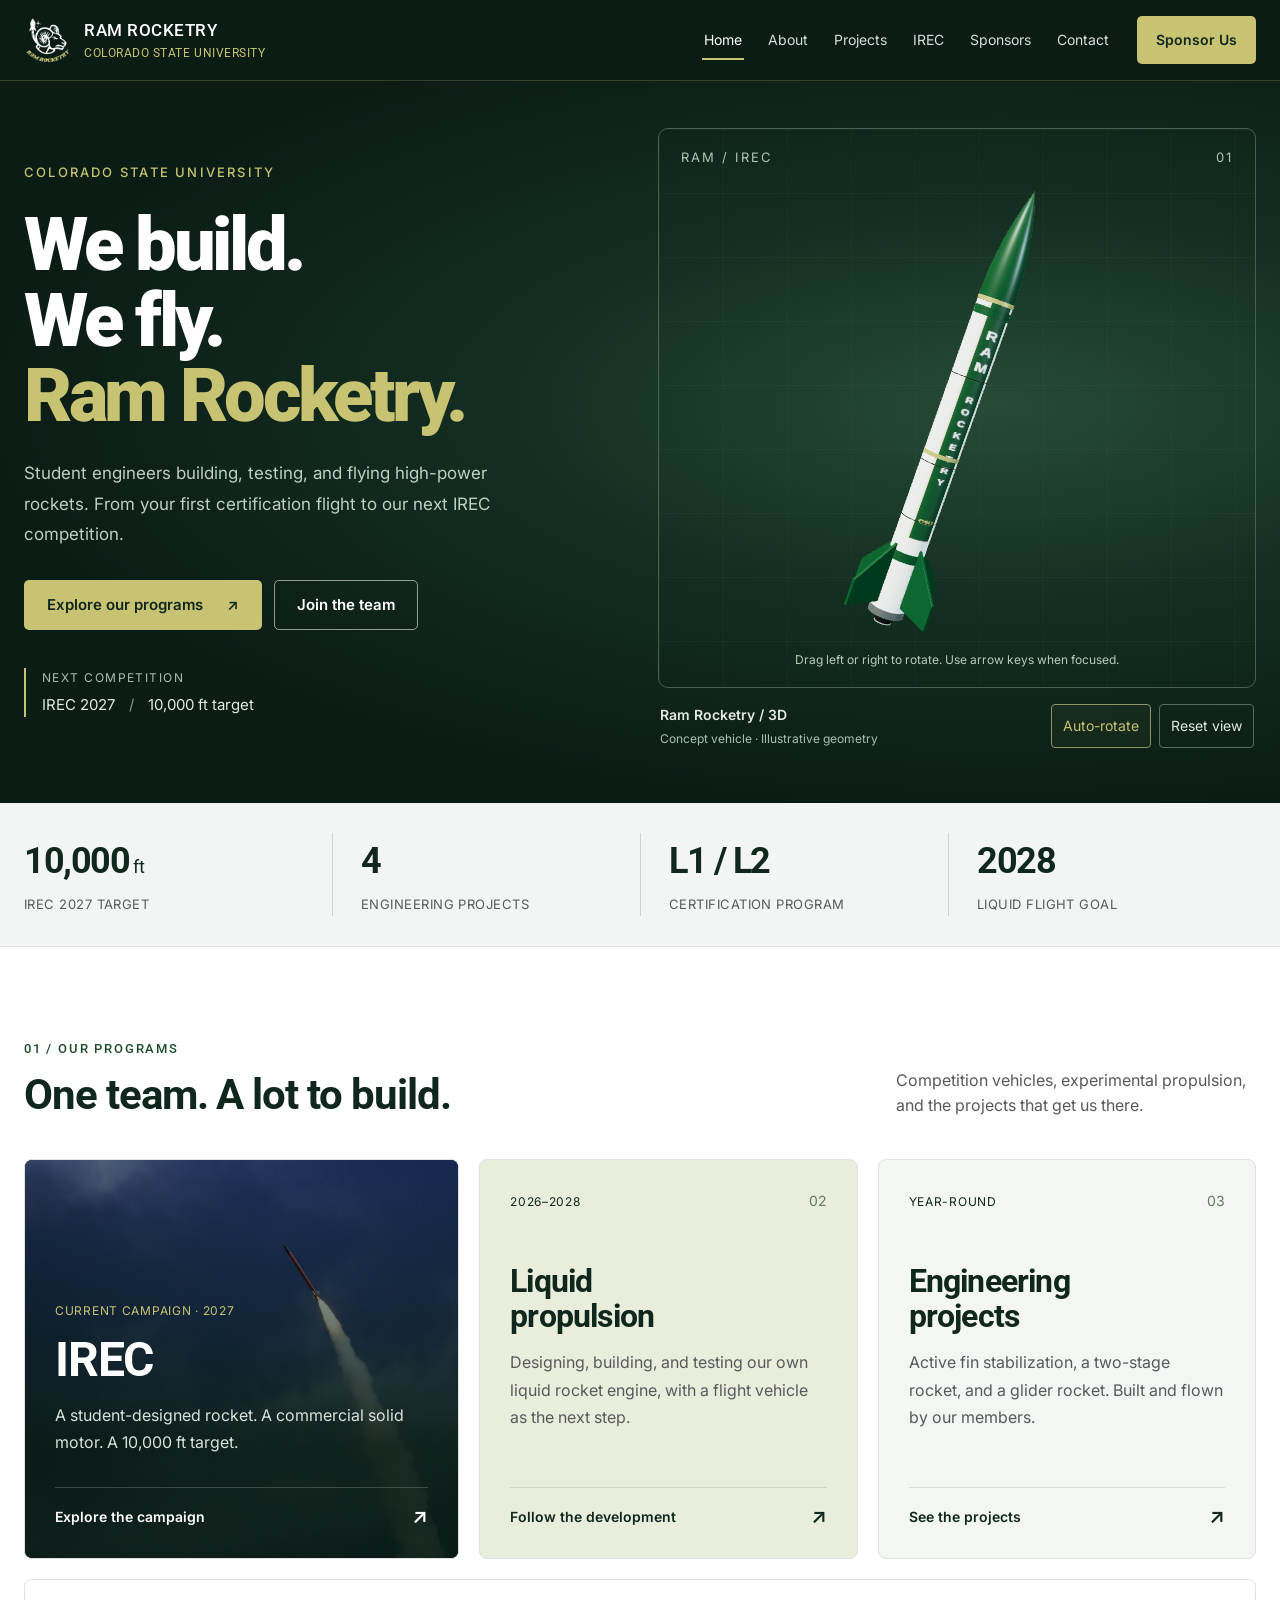
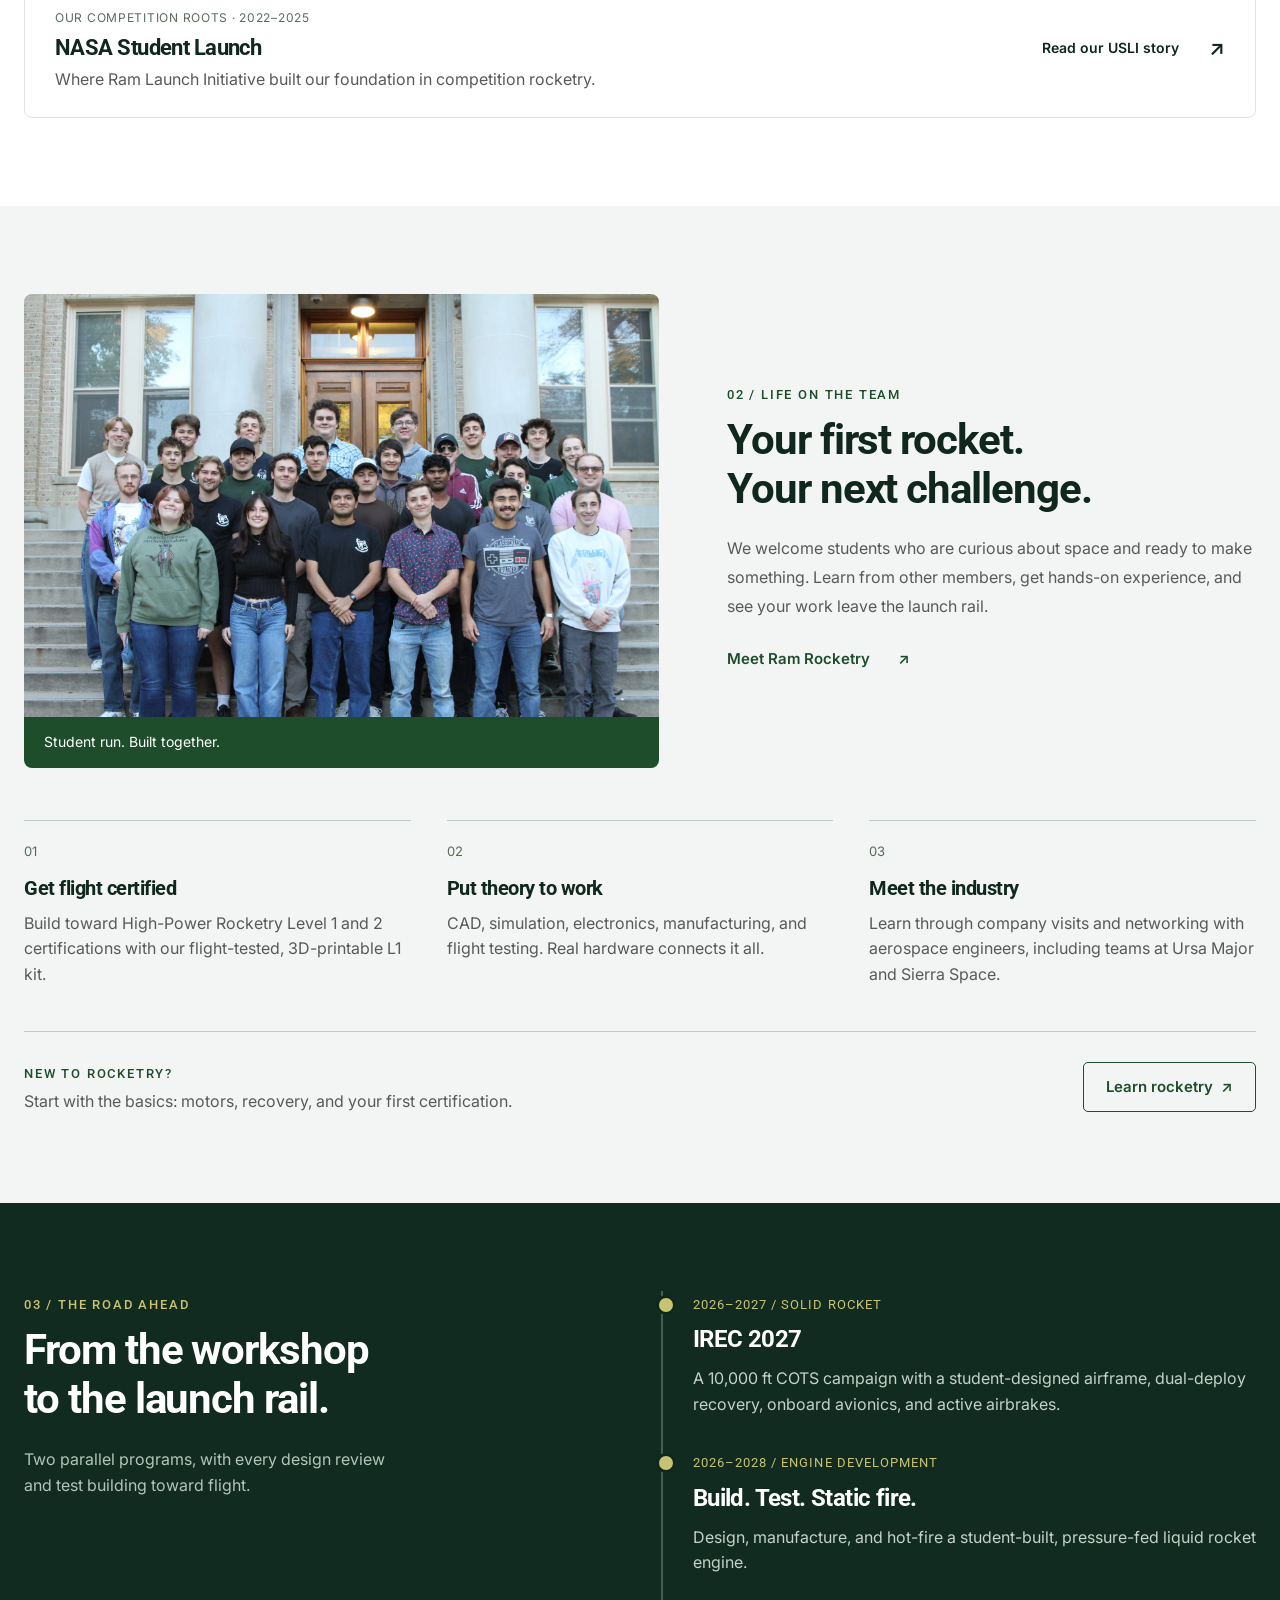
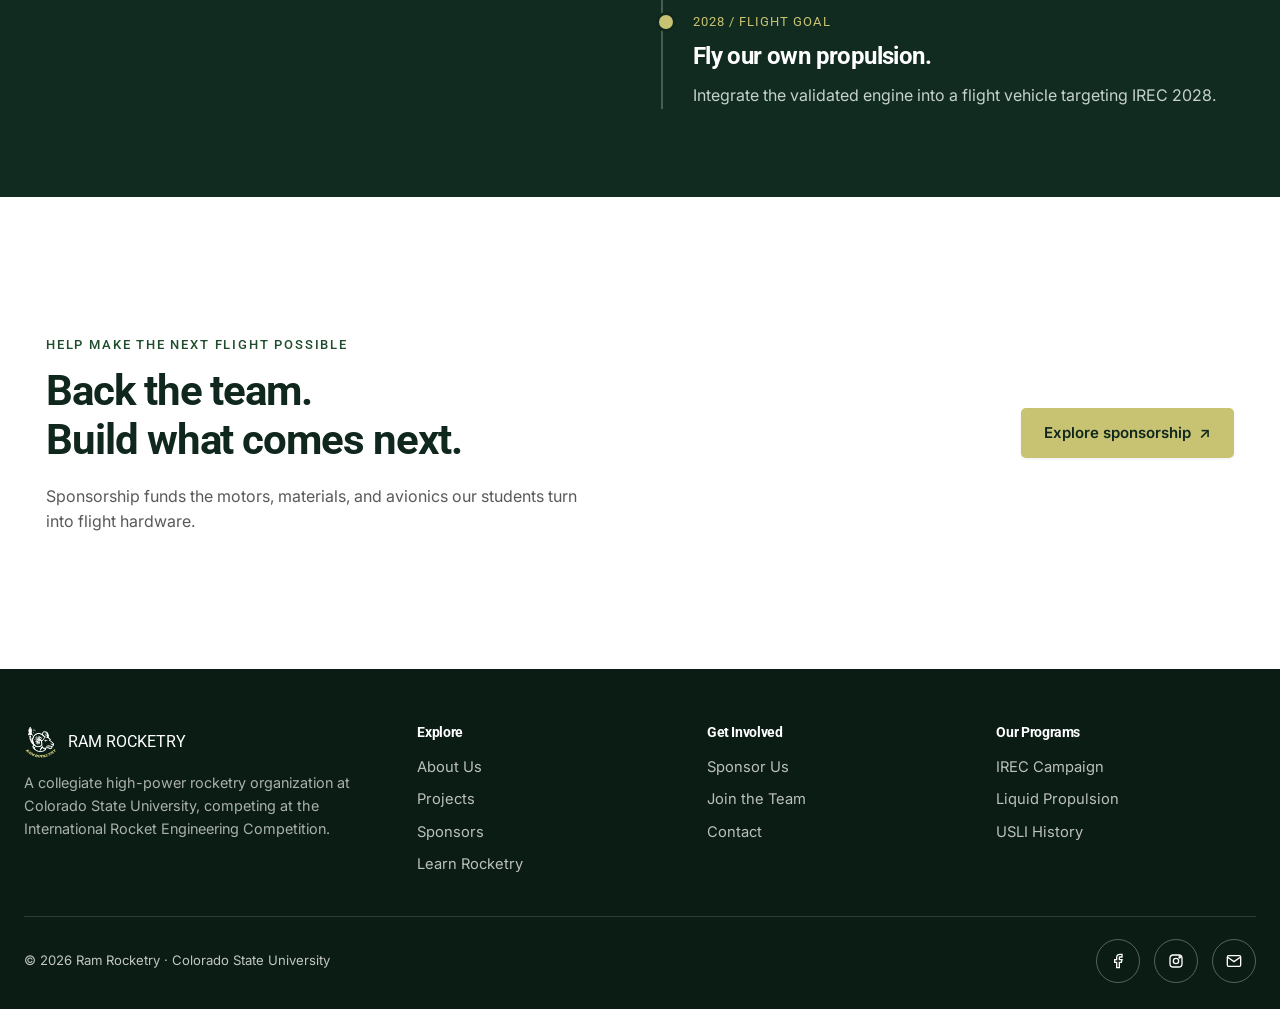
<file: index.html>
<!doctype html>
<html lang="en">
<head>
<meta charset="UTF-8" />
<meta name="viewport" content="width=device-width, initial-scale=1.0" />
<meta name="google-site-verification" content="kLB9FUWr17e7Hry2GYzWieOMLqEh2wYK5OWtHoCaQzc" />
<title>Ram Rocketry · CSU's Rocketry Team Competing at IREC</title>
<meta name="description" content="Ram Rocketry is Colorado State University's rocketry team, competing at the International Rocket Engineering Competition (IREC) in Midland, Texas." />
<link rel="canonical" href="https://jaysuthar0721.github.io/csuirecteam/" />
<meta property="og:type" content="website" />
<meta property="og:site_name" content="Ram Rocketry" />
<meta property="og:title" content="Ram Rocketry · CSU's Rocketry Team Competing at IREC" />
<meta property="og:description" content="Ram Rocketry is Colorado State University's rocketry team, competing at the International Rocket Engineering Competition (IREC) in Midland, Texas." />
<meta property="og:url" content="https://jaysuthar0721.github.io/csuirecteam/" />
<meta property="og:image" content="https://jaysuthar0721.github.io/csuirecteam/assets/logo.png" />
<meta name="twitter:card" content="summary" />
<meta name="twitter:title" content="Ram Rocketry · CSU's Rocketry Team Competing at IREC" />
<meta name="twitter:description" content="Ram Rocketry is Colorado State University's rocketry team, competing at the International Rocket Engineering Competition (IREC) in Midland, Texas." />
<meta name="twitter:image" content="https://jaysuthar0721.github.io/csuirecteam/assets/logo.png" />
<link rel="icon" type="image/png" href="assets/favicon.png" />
<link rel="preconnect" href="https://fonts.googleapis.com" />
<link rel="preconnect" href="https://fonts.gstatic.com" crossorigin />
<link href="https://fonts.googleapis.com/css2?family=Roboto:wght@400;500;700;900&family=Inter:wght@400;500;600;700&display=swap" rel="stylesheet" />
<link rel="stylesheet" href="css/style.css" />
<link rel="stylesheet" href="css/home.css" />
<script type="application/ld+json">
{
  "@context": "https://schema.org",
  "@type": "Organization",
  "name": "Ram Rocketry",
  "alternateName": ["CSU Rocketry Team", "CSU IREC Team", "Colorado State University Rocketry", "Ram Rocketry CSU"],
  "url": "https://jaysuthar0721.github.io/csuirecteam/",
  "logo": "https://jaysuthar0721.github.io/csuirecteam/assets/logo.png",
  "description": "Ram Rocketry is Colorado State University's collegiate high-power rocketry organization, competing at the International Rocket Engineering Competition (IREC) in Midland, Texas.",
  "email": "ramrocketry@gmail.com",
  "sameAs": [
    "https://www.facebook.com/RamRocketry/",
    "https://www.instagram.com/ramrocketrycsu/"
  ],
  "parentOrganization": {
    "@type": "CollegeOrUniversity",
    "name": "Colorado State University",
    "url": "https://www.colostate.edu/"
  }
}
</script>
</head>
<body class="home">
<a class="skip-link" href="#main-content">Skip to content</a>

<header class="site-header">
  <nav class="container nav" aria-label="Main navigation">
    <a href="index.html" class="brand">
      <img src="assets/logo.png" width="48" height="48" alt="Ram Rocketry crest" />
      <span>Ram Rocketry<span class="brand-sub">Colorado State University</span></span>
    </a>
    <button class="nav-toggle" type="button" aria-label="Open navigation" aria-controls="main-navigation" aria-expanded="false">
      <span></span><span></span><span></span>
    </button>
    <ul class="nav-links" id="main-navigation">
      <li><a href="index.html" data-page="index.html" aria-current="page">Home</a></li>
      <li><a href="about.html" data-page="about.html">About</a></li>
      <li><a href="projects.html" data-page="projects.html">Projects</a></li>
      <li><a href="irec.html" data-page="irec.html">IREC</a></li>
      <li><a href="sponsors.html" data-page="sponsors.html">Sponsors</a></li>
      <li><a href="contact.html" data-page="contact.html">Contact</a></li>
      <li><a href="sponsors.html" class="btn btn-gold">Sponsor Us</a></li>
    </ul>
  </nav>
</header>

<main id="main-content" tabindex="-1">
  <section class="hero" aria-labelledby="hero-title">
    <div class="container hero-grid">
      <div class="hero-copy">
        <span class="eyebrow">Colorado State University</span>
        <h1 id="hero-title">We build.<br>We fly.<br><span>Ram Rocketry.</span></h1>
        <p class="lede">Student engineers building, testing, and flying high-power rockets. From your first certification flight to our next IREC competition.</p>
        <div class="btn-row">
          <a href="#programs" class="btn btn-gold">Explore our programs <span aria-hidden="true">↗</span></a>
          <a href="contact.html" class="btn btn-outline">Join the team</a>
        </div>
        <div class="hero-mission">
          <span class="mission-label">Next competition</span>
          <a href="irec.html">IREC 2027 <span aria-hidden="true">/</span> 10,000 ft target</a>
        </div>
      </div>
      <figure class="rocket-figure" aria-labelledby="rocket-caption">
        <div class="rocket-stage" id="rocket-stage">
          <div class="stage-heading" aria-hidden="true"><span>RAM / IREC</span><span>01</span></div>
          <img class="rocket-fallback" src="assets/photos/hero-launch.jpg" width="1525" height="1920" alt="A green and white CSU rocket launching from the field." fetchpriority="high">
          <canvas id="rocket-canvas" hidden tabindex="0" role="img" aria-label="Interactive 3D concept rocket in CSU green, white, and gold" aria-describedby="rocket-help"></canvas>
          <p class="stage-note" id="rocket-help" hidden>Drag left or right to rotate. Use arrow keys when focused.</p>
        </div>
        <figcaption id="rocket-caption">
          <div><span class="render-label" id="rocket-label">Ram Rocketry in flight</span><span class="render-subtitle" id="rocket-subtitle">Colorado State University</span></div>
          <div class="rocket-controls" id="rocket-controls" role="group" aria-label="Rocket view controls" hidden>
            <button type="button" id="rocket-rotate" aria-pressed="true">Auto-rotate</button>
            <button type="button" id="rocket-reset">Reset view</button>
          </div>
        </figcaption>
      </figure>
    </div>
  </section>

  <section class="stat-strip" aria-label="Ram Rocketry at a glance">
    <div class="container stat-grid">
      <div><span class="num">10,000<span class="stat-unit"> ft</span></span><span class="label">IREC 2027 target</span></div>
      <div><span class="num">4</span><span class="label">Engineering projects</span></div>
      <div><span class="num">L1 / L2</span><span class="label">Certification program</span></div>
      <div><span class="num">2028</span><span class="label">Liquid flight goal</span></div>
    </div>
  </section>

  <section class="programs-section" id="programs" aria-labelledby="programs-title">
    <div class="container">
      <div class="section-head section-head-row">
        <div><span class="eyebrow">01 / Our programs</span><h2 id="programs-title">One team. A lot to build.</h2></div>
        <p>Competition vehicles, experimental propulsion, and the projects that get us there.</p>
      </div>
      <div class="program-grid">
        <a class="program-card program-feature" href="irec.html">
          <img src="assets/photos/irec-launch.jpg" alt="A high-power rocket climbing into the sky with a white exhaust trail" width="765" height="1148" loading="lazy">
          <div class="program-content"><span class="status">Current campaign · 2027</span><h3>IREC</h3><p>A student-designed rocket. A commercial solid motor. A 10,000 ft target.</p><span class="card-link">Explore the campaign <span aria-hidden="true">↗</span></span></div>
        </a>
        <a class="program-card program-liquid" href="liquid-propulsion.html">
          <div class="program-top"><span class="status">2026–2028</span><span class="program-number" aria-hidden="true">02</span></div>
          <h3>Liquid<br>propulsion</h3><p>Designing, building, and testing our own liquid rocket engine, with a flight vehicle as the next step.</p><span class="card-link">Follow the development <span aria-hidden="true">↗</span></span>
        </a>
        <a class="program-card program-projects" href="projects.html">
          <div class="program-top"><span class="status">Year-round</span><span class="program-number" aria-hidden="true">03</span></div>
          <h3>Engineering<br>projects</h3><p>Active fin stabilization, a two-stage rocket, and a glider rocket. Built and flown by our members.</p><span class="card-link">See the projects <span aria-hidden="true">↗</span></span>
        </a>
        <a class="program-card program-history" href="usli.html">
          <div><span class="status">Our competition roots · 2022–2025</span><h3>NASA Student Launch</h3><p>Where Ram Launch Initiative built our foundation in competition rocketry.</p></div><span class="card-link">Read our USLI story <span aria-hidden="true">↗</span></span>
        </a>
      </div>
    </div>
  </section>

  <section class="team-section section-alt" aria-labelledby="team-title">
    <div class="container">
      <div class="team-intro">
        <div class="team-photo"><img src="assets/photos/about-team.jpg" width="1920" height="1280" alt="Ram Rocketry members together on the steps at Colorado State University" loading="lazy"><span>Student run. Built together.</span></div>
        <div class="team-copy"><span class="eyebrow">02 / Life on the team</span><h2 id="team-title">Your first rocket.<br>Your next challenge.</h2><p>We welcome students who are curious about space and ready to make something. Learn from other members, get hands-on experience, and see your work leave the launch rail.</p><a href="about.html" class="text-link">Meet Ram Rocketry <span aria-hidden="true">↗</span></a></div>
      </div>
      <div class="experience-grid">
        <div><span class="experience-number">01</span><h3>Get flight certified</h3><p>Build toward High-Power Rocketry Level 1 and 2 certifications with our flight-tested, 3D-printable L1 kit.</p></div>
        <div><span class="experience-number">02</span><h3>Put theory to work</h3><p>CAD, simulation, electronics, manufacturing, and flight testing. Real hardware connects it all.</p></div>
        <div><span class="experience-number">03</span><h3>Meet the industry</h3><p>Learn through company visits and networking with aerospace engineers, including teams at Ursa Major and Sierra Space.</p></div>
      </div>
      <div class="learn-callout"><div><span class="eyebrow">New to rocketry?</span><p>Start with the basics: motors, recovery, and your first certification.</p></div><a href="learn-rocketry.html" class="btn btn-outline-dark">Learn rocketry <span aria-hidden="true">↗</span></a></div>
    </div>
  </section>

  <section class="roadmap-section section-dark" aria-labelledby="roadmap-title">
    <div class="container roadmap-layout">
      <div class="section-head"><span class="eyebrow">03 / The road ahead</span><h2 id="roadmap-title">From the workshop<br>to the launch rail.</h2><p>Two parallel programs, with every design review and test building toward flight.</p></div>
      <div class="timeline">
        <div class="timeline-item"><span class="phase-tag">2026–2027 / Solid rocket</span><h3>IREC 2027</h3><p>A 10,000 ft COTS campaign with a student-designed airframe, dual-deploy recovery, onboard avionics, and active airbrakes.</p></div>
        <div class="timeline-item"><span class="phase-tag">2026–2028 / Engine development</span><h3>Build. Test. Static fire.</h3><p>Design, manufacture, and hot-fire a student-built, pressure-fed liquid rocket engine.</p></div>
        <div class="timeline-item"><span class="phase-tag">2028 / Flight goal</span><h3>Fly our own propulsion.</h3><p>Integrate the validated engine into a flight vehicle targeting IREC 2028.</p></div>
      </div>
    </div>
  </section>

  <section class="support-section">
    <div class="container cta-banner">
      <div><span class="eyebrow">Help make the next flight possible</span><h2>Back the team.<br>Build what comes next.</h2><p>Sponsorship funds the motors, materials, and avionics our students turn into flight hardware.</p></div>
      <a href="sponsors.html" class="btn btn-gold">Explore sponsorship <span aria-hidden="true">↗</span></a>
    </div>
  </section>
</main>

<footer class="site-footer" id="footer">
  <div class="container">
    <div class="footer-grid">
      <div>
        <div class="footer-brand"><img src="assets/logo.png" width="48" height="48" alt="Ram Rocketry crest" />Ram Rocketry</div>
        <p style="color:rgba(255,255,255,0.65); font-size:0.9rem;">A collegiate high-power rocketry organization at Colorado State University, competing at the International Rocket Engineering Competition.</p>
      </div>
      <div>
        <h4>Explore</h4>
        <a href="about.html">About Us</a>
        <a href="projects.html">Projects</a>
        <a href="sponsors.html">Sponsors</a>
        <a href="learn-rocketry.html">Learn Rocketry</a>
      </div>
      <div>
        <h4>Get Involved</h4>
        <a href="sponsors.html">Sponsor Us</a>
        <a href="contact.html">Join the Team</a>
        <a href="contact.html">Contact</a>
      </div>
      <div>
        <h4>Our Programs</h4>
        <a href="irec.html">IREC Campaign</a>
        <a href="liquid-propulsion.html">Liquid Propulsion</a>
        <a href="usli.html">USLI History</a>
      </div>
    </div>
    <div class="footer-bottom">
      <span>&copy; <span id="year"></span> Ram Rocketry · Colorado State University</span>
      <div class="social-row">
        <a href="https://www.facebook.com/RamRocketry/" target="_blank" rel="noopener" aria-label="Facebook"><svg viewBox="0 0 24 24" fill="none" stroke-width="2"><path d="M18 2h-3a5 5 0 0 0-5 5v3H7v4h3v8h4v-8h3l1-4h-4V7a1 1 0 0 1 1-1h3z"/></svg></a>
        <a href="https://www.instagram.com/ramrocketrycsu/" target="_blank" rel="noopener" aria-label="Instagram"><svg viewBox="0 0 24 24" fill="none" stroke-width="2"><rect x="3" y="3" width="18" height="18" rx="5"/><circle cx="12" cy="12" r="4"/><circle cx="17.5" cy="6.5" r="1"/></svg></a>
        <a href="mailto:ramrocketry@gmail.com" aria-label="Email"><svg viewBox="0 0 24 24" fill="none" stroke-width="2"><rect x="2" y="4" width="20" height="16" rx="2"/><path d="m22 6-10 7L2 6"/></svg></a>
      </div>
    </div>
  </div>
</footer>

<script src="js/main.js"></script>
<script type="module" src="js/rocket-viewer.js"></script>
</body>
</html>
</file>
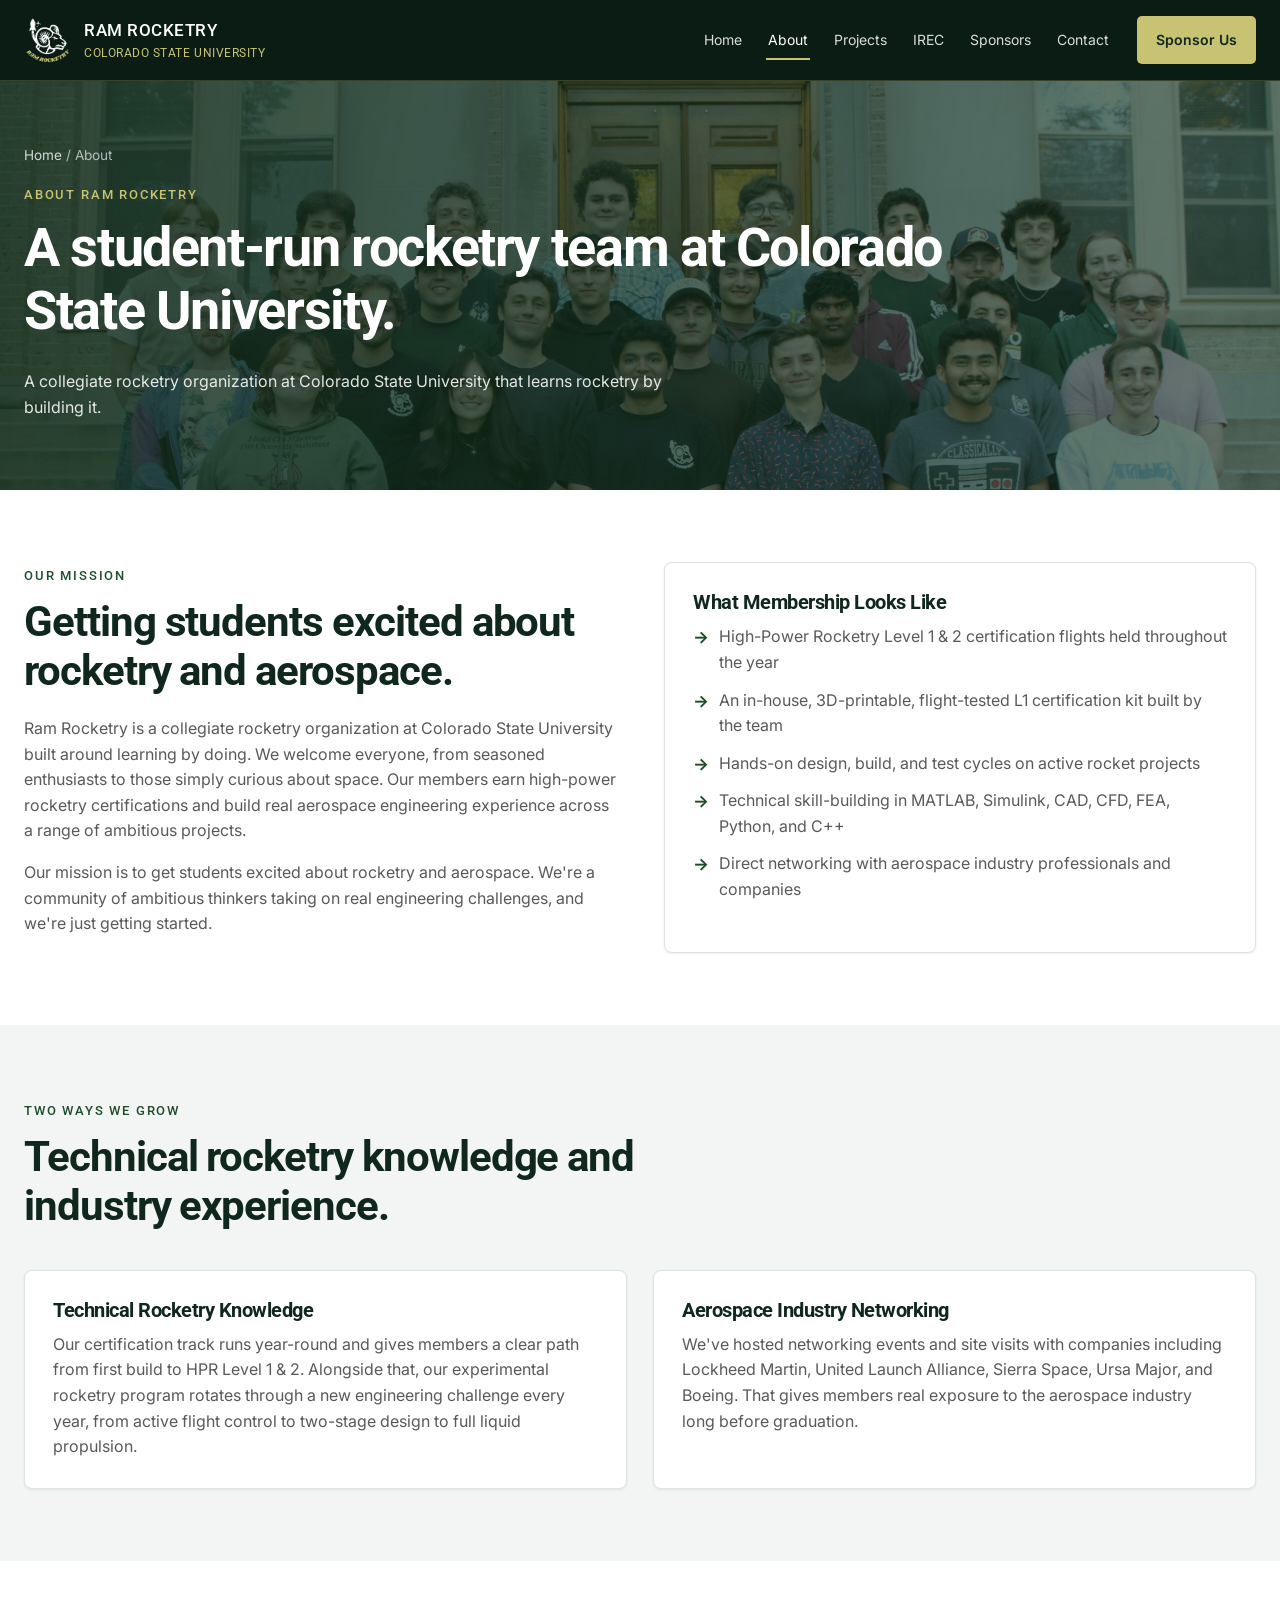
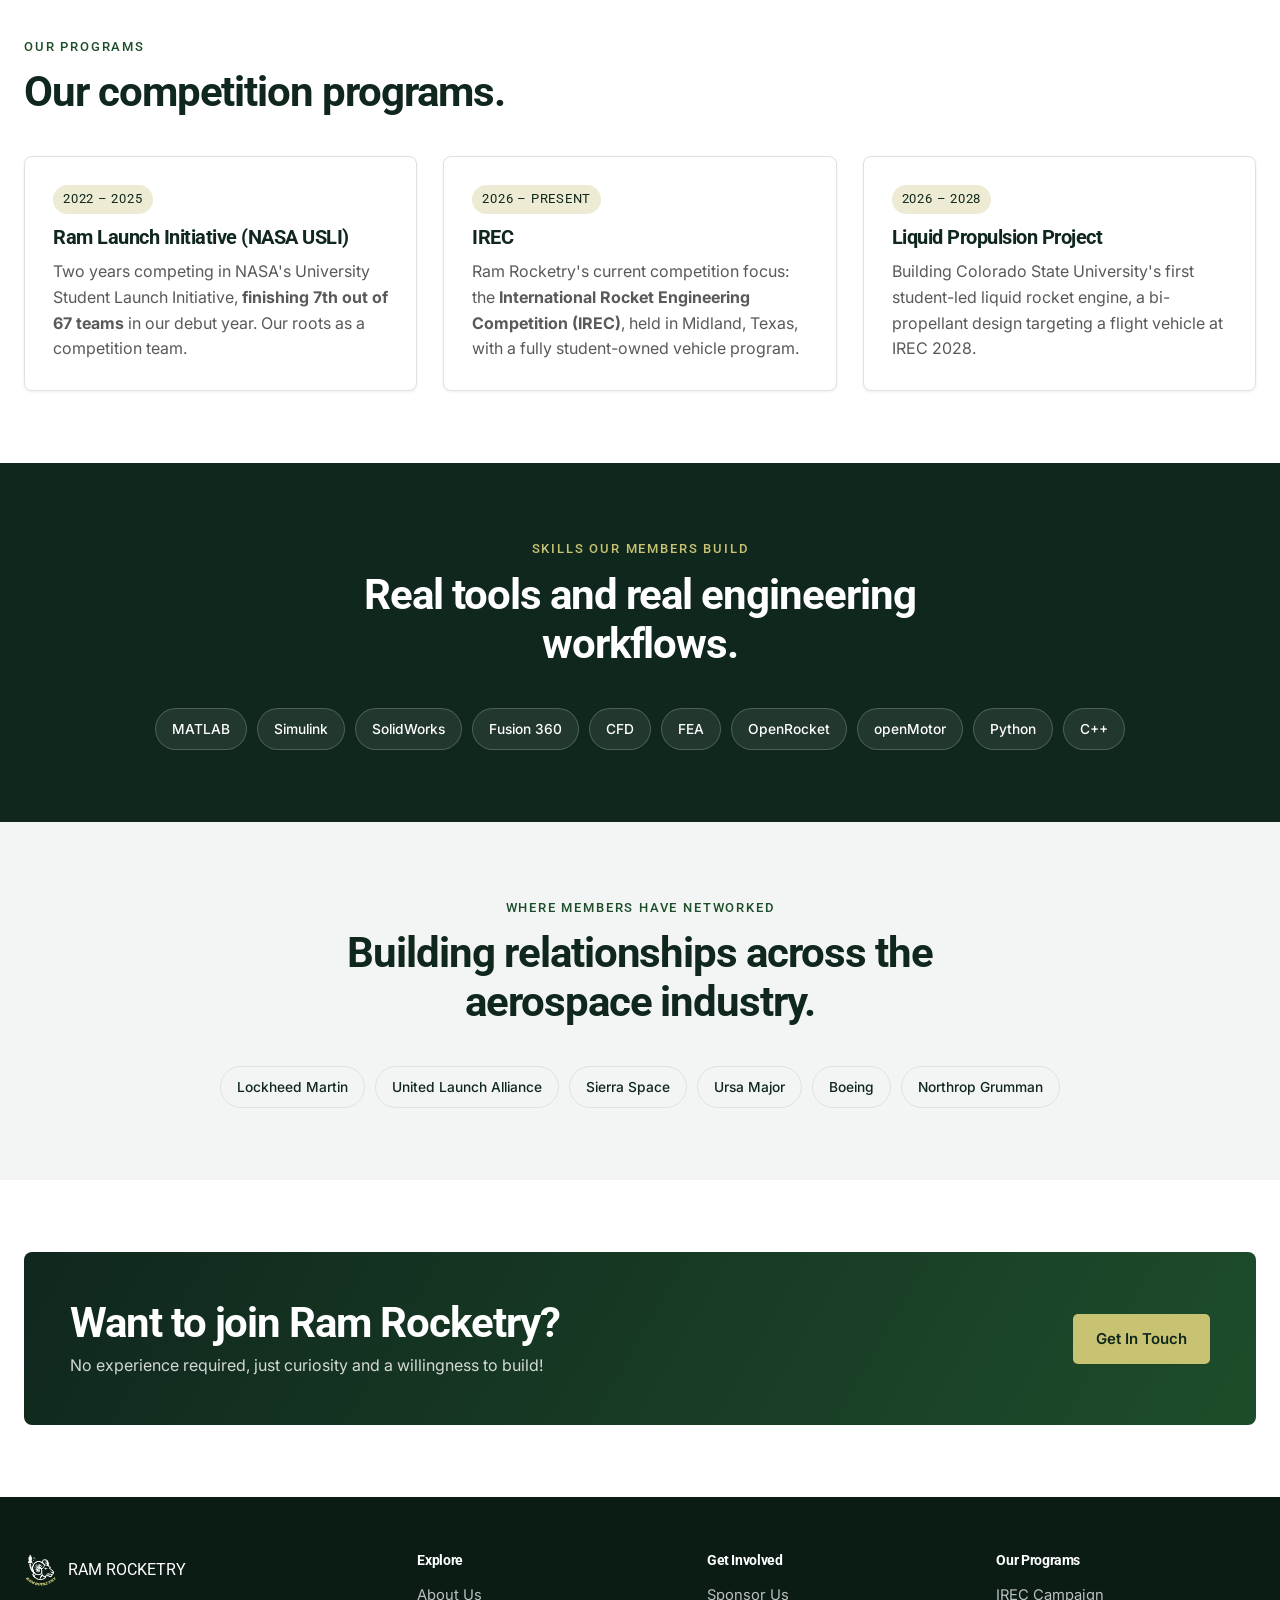
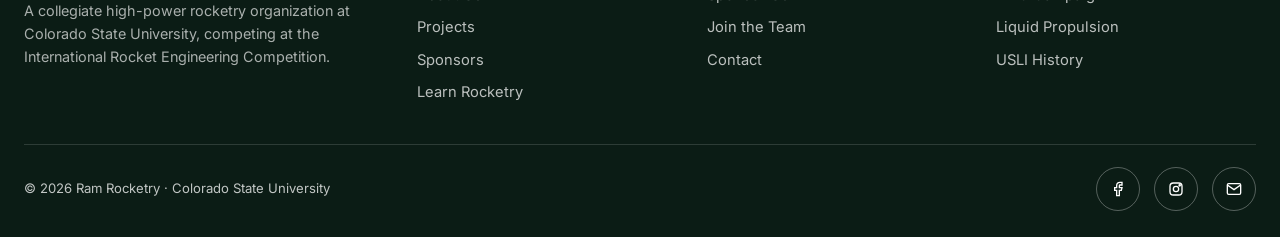
<file: about.html>
<!doctype html>
<html lang="en">
<head>
<meta charset="UTF-8" />
<meta name="viewport" content="width=device-width, initial-scale=1.0" />
<title>About Ram Rocketry · CSU's Rocketry Team</title>
<meta name="description" content="Ram Rocketry's mission, history, and what it's like to be a member of the CSU rocketry team, Colorado State University's collegiate high-power rocketry organization." />
<link rel="canonical" href="https://jaysuthar0721.github.io/csuirecteam/about.html" />
<meta property="og:type" content="website" />
<meta property="og:site_name" content="Ram Rocketry" />
<meta property="og:title" content="About Ram Rocketry · CSU's Rocketry Team" />
<meta property="og:description" content="Ram Rocketry's mission, history, and what it's like to be a member of the CSU rocketry team, Colorado State University's collegiate high-power rocketry organization." />
<meta property="og:url" content="https://jaysuthar0721.github.io/csuirecteam/about.html" />
<meta property="og:image" content="https://jaysuthar0721.github.io/csuirecteam/assets/logo.png" />
<meta name="twitter:card" content="summary" />
<meta name="twitter:title" content="About Ram Rocketry · CSU's Rocketry Team" />
<meta name="twitter:description" content="Ram Rocketry's mission, history, and what it's like to be a member of the CSU rocketry team, Colorado State University's collegiate high-power rocketry organization." />
<meta name="twitter:image" content="https://jaysuthar0721.github.io/csuirecteam/assets/logo.png" />
<link rel="icon" type="image/png" href="assets/favicon.png" />
<link rel="preconnect" href="https://fonts.googleapis.com" />
<link rel="preconnect" href="https://fonts.gstatic.com" crossorigin />
<link href="https://fonts.googleapis.com/css2?family=Roboto:wght@400;500;700;900&family=Inter:wght@400;500;600;700&display=swap" rel="stylesheet" />
<link rel="stylesheet" href="css/style.css" />
<script type="application/ld+json">
{
  "@context": "https://schema.org",
  "@type": "Organization",
  "name": "Ram Rocketry",
  "alternateName": ["CSU Rocketry Team", "CSU IREC Team", "Colorado State University Rocketry", "Ram Rocketry CSU"],
  "url": "https://jaysuthar0721.github.io/csuirecteam/",
  "logo": "https://jaysuthar0721.github.io/csuirecteam/assets/logo.png",
  "sameAs": [
    "https://www.facebook.com/RamRocketry/",
    "https://www.instagram.com/ramrocketrycsu/"
  ]
}
</script>
<script type="application/ld+json">
{
  "@context": "https://schema.org",
  "@type": "BreadcrumbList",
  "itemListElement": [
    {"@type": "ListItem", "position": 1, "name": "Home", "item": "https://jaysuthar0721.github.io/csuirecteam/"},
    {"@type": "ListItem", "position": 2, "name": "About", "item": "https://jaysuthar0721.github.io/csuirecteam/about.html"}
  ]
}
</script>
</head>
<body>
<a class="skip-link" href="#main-content">Skip to content</a>

<header class="site-header">
  <nav class="container nav" aria-label="Main navigation">
    <a href="index.html" class="brand">
      <img src="assets/logo.png" width="48" height="48" alt="Ram Rocketry crest" />
      <span>Ram Rocketry<span class="brand-sub">Colorado State University</span></span>
    </a>
    <button class="nav-toggle" type="button" aria-label="Open navigation" aria-controls="main-navigation" aria-expanded="false">
      <span></span><span></span><span></span>
    </button>
    <ul class="nav-links" id="main-navigation">
      <li><a href="index.html" data-page="index.html">Home</a></li>
      <li><a href="about.html" data-page="about.html" aria-current="page">About</a></li>
      <li><a href="projects.html" data-page="projects.html">Projects</a></li>
      <li><a href="irec.html" data-page="irec.html">IREC</a></li>
      <li><a href="sponsors.html" data-page="sponsors.html">Sponsors</a></li>
      <li><a href="contact.html" data-page="contact.html">Contact</a></li>
      <li><a href="sponsors.html" class="btn btn-gold">Sponsor Us</a></li>
    </ul>
  </nav>
</header>

<main id="main-content" tabindex="-1">

  <section class="page-hero" style="background: linear-gradient(100deg, rgba(15,42,23,0.85) 0%, rgba(15,42,23,0.6) 100%), url('assets/photos/about-team.jpg') center 30%/cover no-repeat;">
    <div class="container">
      <div class="breadcrumb"><a href="index.html">Home</a> / About</div>
      <span class="eyebrow">About Ram Rocketry</span>
      <h1>A student-run rocketry team at Colorado State University.</h1>
      <p class="lede" style="max-width:640px;">A collegiate rocketry organization at Colorado State University that learns rocketry by building it.</p>
    </div>
  </section>

  <section>
    <div class="container split">
      <div>
        <span class="eyebrow">Our Mission</span>
        <h2>Getting students excited about rocketry and aerospace.</h2>
        <p>Ram Rocketry is a collegiate rocketry organization at Colorado State University built around learning by doing. We welcome everyone, from seasoned enthusiasts to those simply curious about space. Our members earn high-power rocketry certifications and build real aerospace engineering experience across a range of ambitious projects.</p>
        <p>Our mission is to get students excited about rocketry and aerospace. We're a community of ambitious thinkers taking on real engineering challenges, and we're just getting started.</p>
      </div>
      <div class="card">
        <h3>What Membership Looks Like</h3>
        <ul class="list-check">
          <li>High-Power Rocketry Level 1 &amp; 2 certification flights held throughout the year</li>
          <li>An in-house, 3D-printable, flight-tested L1 certification kit built by the team</li>
          <li>Hands-on design, build, and test cycles on active rocket projects</li>
          <li>Technical skill-building in MATLAB, Simulink, CAD, CFD, FEA, Python, and C++</li>
          <li>Direct networking with aerospace industry professionals and companies</li>
        </ul>
      </div>
    </div>
  </section>

  <section class="section-alt">
    <div class="container">
      <div class="section-head">
        <span class="eyebrow">Two Ways We Grow</span>
        <h2>Technical rocketry knowledge and industry experience.</h2>
      </div>
      <div class="grid grid-2">
        <div class="card">
          <h3>Technical Rocketry Knowledge</h3>
          <p>Our certification track runs year-round and gives members a clear path from first build to HPR Level 1 &amp; 2. Alongside that, our experimental rocketry program rotates through a new engineering challenge every year, from active flight control to two-stage design to full liquid propulsion.</p>
        </div>
        <div class="card">
          <h3>Aerospace Industry Networking</h3>
          <p>We've hosted networking events and site visits with companies including Lockheed Martin, United Launch Alliance, Sierra Space, Ursa Major, and Boeing. That gives members real exposure to the aerospace industry long before graduation.</p>
        </div>
      </div>
    </div>
  </section>

  <section>
    <div class="container">
      <div class="section-head">
        <span class="eyebrow">Our Programs</span>
        <h2>Our competition programs.</h2>
      </div>
      <div class="grid grid-3">
        <a class="card" href="usli.html">
          <span class="status">2022 – 2025</span>
          <h3>Ram Launch Initiative (NASA USLI)</h3>
          <p>Two years competing in NASA's University Student Launch Initiative, <strong>finishing 7th out of 67 teams</strong> in our debut year. Our roots as a competition team.</p>        </a>
        <a class="card" href="irec.html">
          <span class="status">2026 – Present</span>
          <h3>IREC</h3>
          <p>Ram Rocketry's current competition focus: the <strong>International Rocket Engineering Competition (IREC)</strong>, held in Midland, Texas, with a fully student-owned vehicle program.</p>        </a>
        <a class="card" href="liquid-propulsion.html">
          <span class="status">2026 – 2028</span>
          <h3>Liquid Propulsion Project</h3>
          <p>Building Colorado State University's first student-led liquid rocket engine, a bi-propellant design targeting a flight vehicle at IREC 2028.</p>        </a>
      </div>
    </div>
  </section>

  <section class="section-dark">
    <div class="container">
      <div class="section-head center">
        <span class="eyebrow">Skills Our Members Build</span>
        <h2>Real tools and real engineering workflows.</h2>
      </div>
      <div class="chip-row" style="justify-content:center;">
        <span class="chip">MATLAB</span>
        <span class="chip">Simulink</span>
        <span class="chip">SolidWorks</span>
        <span class="chip">Fusion 360</span>
        <span class="chip">CFD</span>
        <span class="chip">FEA</span>
        <span class="chip">OpenRocket</span>
        <span class="chip">openMotor</span>
        <span class="chip">Python</span>
        <span class="chip">C++</span>
      </div>
    </div>
  </section>

  <section class="section-alt">
    <div class="container">
      <div class="section-head center">
        <span class="eyebrow">Where Members Have Networked</span>
        <h2>Building relationships across the aerospace industry.</h2>
      </div>
      <div class="chip-row" style="justify-content:center;">
        <span class="chip">Lockheed Martin</span>
        <span class="chip">United Launch Alliance</span>
        <span class="chip">Sierra Space</span>
        <span class="chip">Ursa Major</span>
        <span class="chip">Boeing</span>
        <span class="chip">Northrop Grumman</span>
      </div>
    </div>
  </section>

  <section>
    <div class="container">
      <div class="cta-banner" style="background:linear-gradient(120deg, var(--csu-green-dark), var(--csu-green));">
        <div>
          <h2>Want to join Ram Rocketry?</h2>
          <p>No experience required, just curiosity and a willingness to build!</p>
        </div>
        <a href="contact.html" class="btn btn-gold">Get In Touch</a>
      </div>
    </div>
  </section>

</main>

<footer class="site-footer">
  <div class="container">
    <div class="footer-grid">
      <div>
        <div class="footer-brand"><img src="assets/logo.png" width="48" height="48" alt="Ram Rocketry crest" />Ram Rocketry</div>
        <p style="color:rgba(255,255,255,0.65); font-size:0.9rem;">A collegiate high-power rocketry organization at Colorado State University, competing at the International Rocket Engineering Competition.</p>
      </div>
      <div>
        <h4>Explore</h4>
        <a href="about.html">About Us</a>
        <a href="projects.html">Projects</a>
        <a href="sponsors.html">Sponsors</a>
        <a href="learn-rocketry.html">Learn Rocketry</a>
      </div>
      <div>
        <h4>Get Involved</h4>
        <a href="sponsors.html">Sponsor Us</a>
        <a href="contact.html">Join the Team</a>
        <a href="contact.html">Contact</a>
      </div>
      <div>
        <h4>Our Programs</h4>
        <a href="irec.html">IREC Campaign</a>
        <a href="liquid-propulsion.html">Liquid Propulsion</a>
        <a href="usli.html">USLI History</a>
      </div>
    </div>
    <div class="footer-bottom">
      <span>&copy; <span id="year"></span> Ram Rocketry · Colorado State University</span>
      <div class="social-row">
        <a href="https://www.facebook.com/RamRocketry/" target="_blank" rel="noopener" aria-label="Facebook"><svg viewBox="0 0 24 24" fill="none" stroke-width="2"><path d="M18 2h-3a5 5 0 0 0-5 5v3H7v4h3v8h4v-8h3l1-4h-4V7a1 1 0 0 1 1-1h3z"/></svg></a>
        <a href="https://www.instagram.com/ramrocketrycsu/" target="_blank" rel="noopener" aria-label="Instagram"><svg viewBox="0 0 24 24" fill="none" stroke-width="2"><rect x="3" y="3" width="18" height="18" rx="5"/><circle cx="12" cy="12" r="4"/><circle cx="17.5" cy="6.5" r="1"/></svg></a>
        <a href="mailto:ramrocketry@gmail.com" aria-label="Email"><svg viewBox="0 0 24 24" fill="none" stroke-width="2"><rect x="2" y="4" width="20" height="16" rx="2"/><path d="m22 6-10 7L2 6"/></svg></a>
      </div>
    </div>
  </div>
</footer>

<script src="js/main.js"></script>
</body>
</html>
</file>
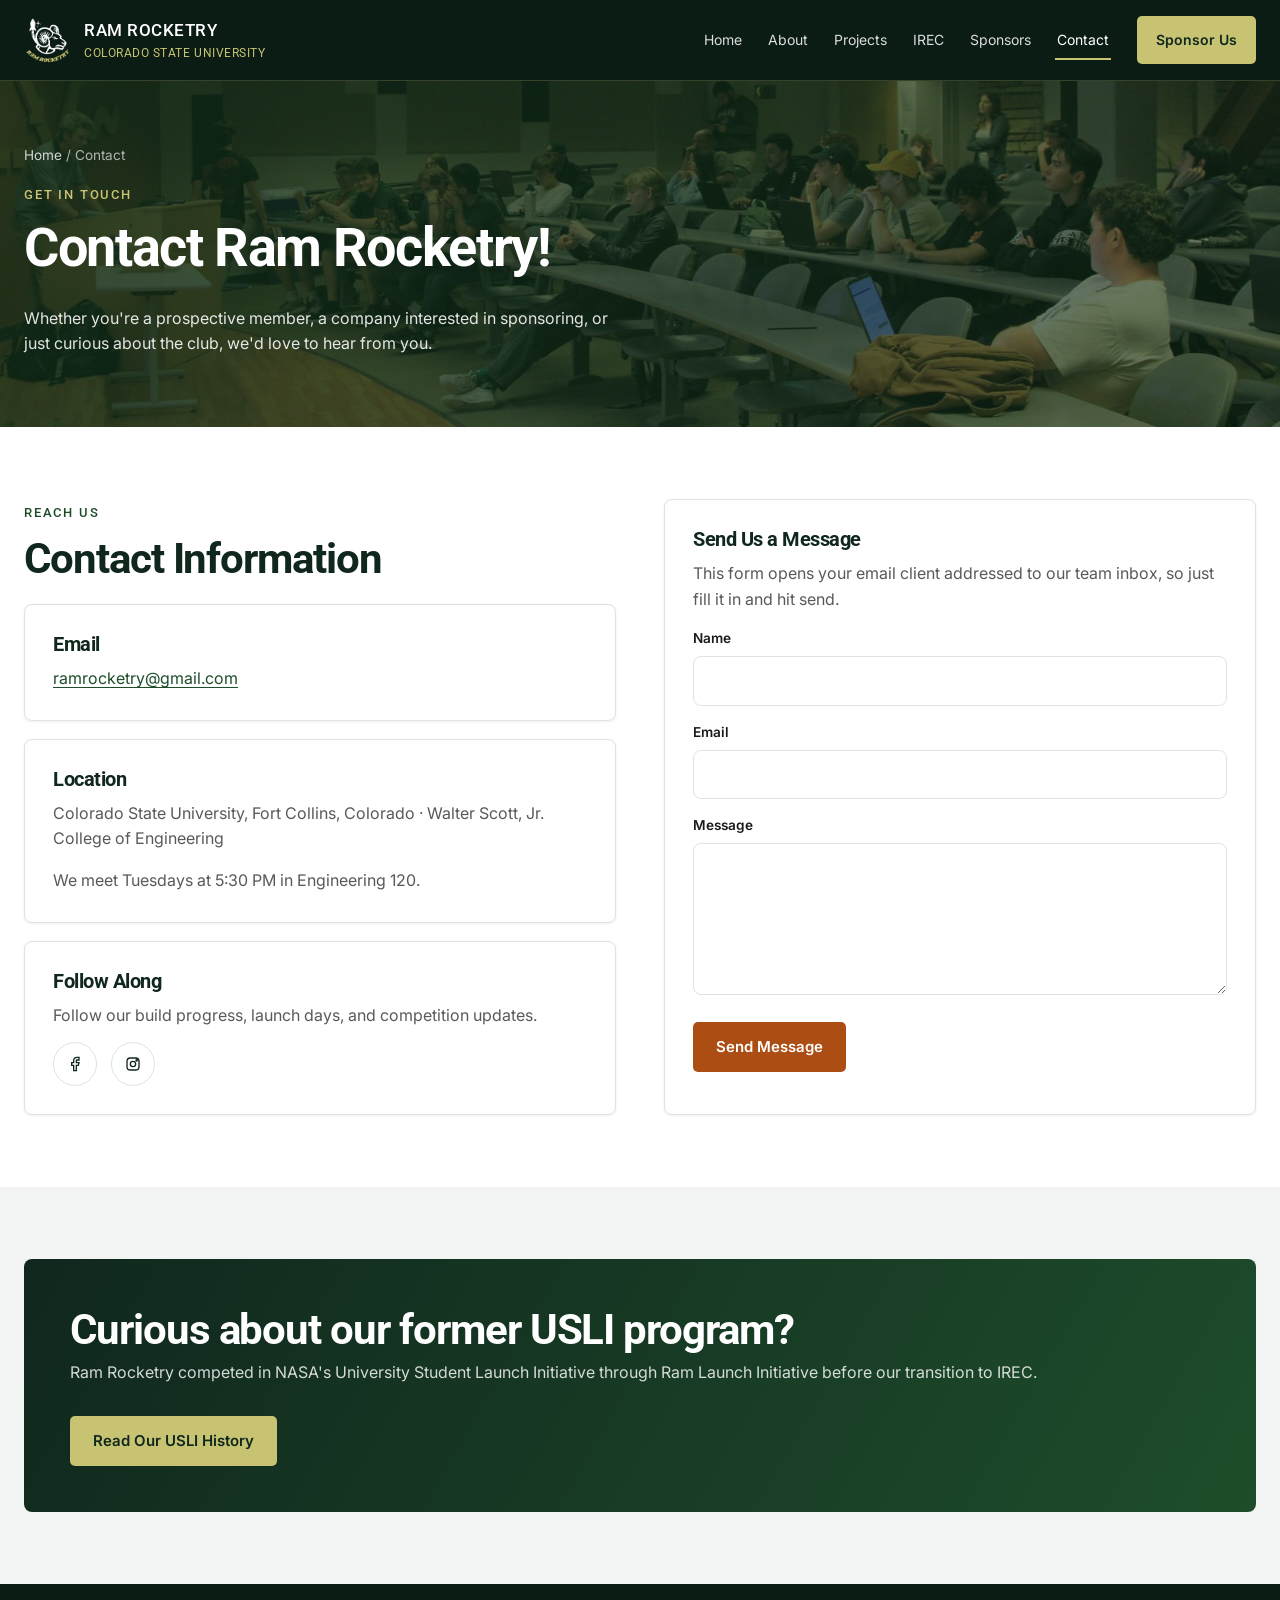
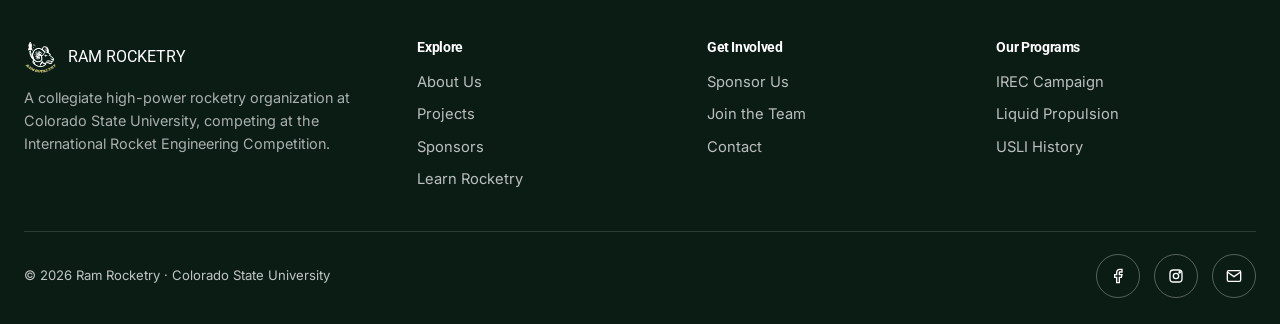
<file: contact.html>
<!doctype html>
<html lang="en">
<head>
<meta charset="UTF-8" />
<meta name="viewport" content="width=device-width, initial-scale=1.0" />
<title>Contact Ram Rocketry · CSU Rocketry Team</title>
<meta name="description" content="Get in touch with Ram Rocketry, the CSU rocketry team at Colorado State University, for membership, sponsorship, or general inquiries." />
<link rel="canonical" href="https://jaysuthar0721.github.io/csuirecteam/contact.html" />
<meta property="og:type" content="website" />
<meta property="og:site_name" content="Ram Rocketry" />
<meta property="og:title" content="Contact Ram Rocketry · CSU Rocketry Team" />
<meta property="og:description" content="Get in touch with Ram Rocketry, the CSU rocketry team at Colorado State University, for membership, sponsorship, or general inquiries." />
<meta property="og:url" content="https://jaysuthar0721.github.io/csuirecteam/contact.html" />
<meta property="og:image" content="https://jaysuthar0721.github.io/csuirecteam/assets/logo.png" />
<meta name="twitter:card" content="summary" />
<meta name="twitter:title" content="Contact Ram Rocketry · CSU Rocketry Team" />
<meta name="twitter:description" content="Get in touch with Ram Rocketry, the CSU rocketry team at Colorado State University, for membership, sponsorship, or general inquiries." />
<meta name="twitter:image" content="https://jaysuthar0721.github.io/csuirecteam/assets/logo.png" />
<link rel="icon" type="image/png" href="assets/favicon.png" />
<link rel="preconnect" href="https://fonts.googleapis.com" />
<link rel="preconnect" href="https://fonts.gstatic.com" crossorigin />
<link href="https://fonts.googleapis.com/css2?family=Roboto:wght@400;500;700;900&family=Inter:wght@400;500;600;700&display=swap" rel="stylesheet" />
<link rel="stylesheet" href="css/style.css" />
<script type="application/ld+json">
{
  "@context": "https://schema.org",
  "@type": "Organization",
  "name": "Ram Rocketry",
  "alternateName": ["CSU Rocketry Team", "CSU IREC Team", "Colorado State University Rocketry", "Ram Rocketry CSU"],
  "url": "https://jaysuthar0721.github.io/csuirecteam/",
  "logo": "https://jaysuthar0721.github.io/csuirecteam/assets/logo.png",
  "email": "ramrocketry@gmail.com",
  "sameAs": [
    "https://www.facebook.com/RamRocketry/",
    "https://www.instagram.com/ramrocketrycsu/"
  ]
}
</script>
<script type="application/ld+json">
{
  "@context": "https://schema.org",
  "@type": "BreadcrumbList",
  "itemListElement": [
    {"@type": "ListItem", "position": 1, "name": "Home", "item": "https://jaysuthar0721.github.io/csuirecteam/"},
    {"@type": "ListItem", "position": 2, "name": "Contact", "item": "https://jaysuthar0721.github.io/csuirecteam/contact.html"}
  ]
}
</script>
</head>
<body>
<a class="skip-link" href="#main-content">Skip to content</a>

<header class="site-header">
  <nav class="container nav" aria-label="Main navigation">
    <a href="index.html" class="brand">
      <img src="assets/logo.png" width="48" height="48" alt="Ram Rocketry crest" />
      <span>Ram Rocketry<span class="brand-sub">Colorado State University</span></span>
    </a>
    <button class="nav-toggle" type="button" aria-label="Open navigation" aria-controls="main-navigation" aria-expanded="false">
      <span></span><span></span><span></span>
    </button>
    <ul class="nav-links" id="main-navigation">
      <li><a href="index.html" data-page="index.html">Home</a></li>
      <li><a href="about.html" data-page="about.html">About</a></li>
      <li><a href="projects.html" data-page="projects.html">Projects</a></li>
      <li><a href="irec.html" data-page="irec.html">IREC</a></li>
      <li><a href="sponsors.html" data-page="sponsors.html">Sponsors</a></li>
      <li><a href="contact.html" data-page="contact.html" aria-current="page">Contact</a></li>
      <li><a href="sponsors.html" class="btn btn-gold">Sponsor Us</a></li>
    </ul>
  </nav>
</header>

<main id="main-content" tabindex="-1">

  <section class="page-hero" style="background: linear-gradient(100deg, rgba(15,42,23,0.85) 0%, rgba(15,42,23,0.6) 100%), url('assets/photos/contact-meeting.jpg') center 70%/cover no-repeat;">
    <div class="container">
      <div class="breadcrumb"><a href="index.html">Home</a> / Contact</div>
      <span class="eyebrow">Get In Touch</span>
      <h1>Contact Ram Rocketry!</h1>
      <p class="lede" style="max-width:600px;">Whether you're a prospective member, a company interested in sponsoring, or just curious about the club, we'd love to hear from you.</p>
    </div>
  </section>

  <section>
    <div class="container split">
      <div>
        <span class="eyebrow">Reach Us</span>
        <h2>Contact Information</h2>
        <div class="card" style="margin-bottom:18px;">
          <h3>Email</h3>
          <p style="margin-bottom:0;"><a href="mailto:ramrocketry@gmail.com">ramrocketry@gmail.com</a></p>
        </div>
        <div class="card" style="margin-bottom:18px;">
          <h3>Location</h3>
          <p>Colorado State University, Fort Collins, Colorado · Walter Scott, Jr. College of Engineering</p>
          <p style="margin-bottom:0;">We meet Tuesdays at 5:30&nbsp;PM in Engineering 120.</p>
        </div>
        <div class="card">
          <h3>Follow Along</h3>
          <p style="margin-bottom:14px;">Follow our build progress, launch days, and competition updates.</p>
          <div class="social-row on-light" style="justify-content:flex-start;">
            <a href="https://www.facebook.com/RamRocketry/" target="_blank" rel="noopener" aria-label="Facebook"><svg viewBox="0 0 24 24" fill="none" stroke-width="2"><path d="M18 2h-3a5 5 0 0 0-5 5v3H7v4h3v8h4v-8h3l1-4h-4V7a1 1 0 0 1 1-1h3z"/></svg></a>
            <a href="https://www.instagram.com/ramrocketrycsu/" target="_blank" rel="noopener" aria-label="Instagram"><svg viewBox="0 0 24 24" fill="none" stroke-width="2"><rect x="3" y="3" width="18" height="18" rx="5"/><circle cx="12" cy="12" r="4"/><circle cx="17.5" cy="6.5" r="1"/></svg></a>
          </div>
        </div>
      </div>

      <div class="card">
        <h3>Send Us a Message</h3>
        <p>This form opens your email client addressed to our team inbox, so just fill it in and hit send.</p>
        <form action="mailto:ramrocketry@gmail.com" method="post" enctype="text/plain">
          <div style="margin-bottom:16px;">
            <label for="name" style="display:block; font-size:0.85rem; margin-bottom:6px; font-weight:600;">Name</label>
            <input id="name" name="name" type="text" required style="width:100%; padding:11px 14px; border:1px solid var(--gray-200); border-radius:8px; font-family:inherit;" />
          </div>
          <div style="margin-bottom:16px;">
            <label for="email" style="display:block; font-size:0.85rem; margin-bottom:6px; font-weight:600;">Email</label>
            <input id="email" name="email" type="email" required style="width:100%; padding:11px 14px; border:1px solid var(--gray-200); border-radius:8px; font-family:inherit;" />
          </div>
          <div style="margin-bottom:20px;">
            <label for="message" style="display:block; font-size:0.85rem; margin-bottom:6px; font-weight:600;">Message</label>
            <textarea id="message" name="message" rows="5" required style="width:100%; padding:11px 14px; border:1px solid var(--gray-200); border-radius:8px; font-family:inherit; resize:vertical;"></textarea>
          </div>
          <button type="submit" class="btn btn-orange">Send Message</button>
        </form>
      </div>
    </div>
  </section>

  <section class="section-alt">
    <div class="container">
      <div class="cta-banner" style="background:linear-gradient(120deg, var(--csu-green-dark), var(--csu-green));">
        <div>
          <h2>Curious about our former USLI program?</h2>
          <p>Ram Rocketry competed in NASA's University Student Launch Initiative through Ram Launch Initiative before our transition to IREC.</p>
        </div>
        <a href="usli.html" class="btn btn-gold">Read Our USLI History</a>
      </div>
    </div>
  </section>

</main>

<footer class="site-footer">
  <div class="container">
    <div class="footer-grid">
      <div>
        <div class="footer-brand"><img src="assets/logo.png" width="48" height="48" alt="Ram Rocketry crest" />Ram Rocketry</div>
        <p style="color:rgba(255,255,255,0.65); font-size:0.9rem;">A collegiate high-power rocketry organization at Colorado State University, competing at the International Rocket Engineering Competition.</p>
      </div>
      <div>
        <h4>Explore</h4>
        <a href="about.html">About Us</a>
        <a href="projects.html">Projects</a>
        <a href="sponsors.html">Sponsors</a>
        <a href="learn-rocketry.html">Learn Rocketry</a>
      </div>
      <div>
        <h4>Get Involved</h4>
        <a href="sponsors.html">Sponsor Us</a>
        <a href="contact.html">Join the Team</a>
        <a href="contact.html">Contact</a>
      </div>
      <div>
        <h4>Our Programs</h4>
        <a href="irec.html">IREC Campaign</a>
        <a href="liquid-propulsion.html">Liquid Propulsion</a>
        <a href="usli.html">USLI History</a>
      </div>
    </div>
    <div class="footer-bottom">
      <span>&copy; <span id="year"></span> Ram Rocketry · Colorado State University</span>
      <div class="social-row">
        <a href="https://www.facebook.com/RamRocketry/" target="_blank" rel="noopener" aria-label="Facebook"><svg viewBox="0 0 24 24" fill="none" stroke-width="2"><path d="M18 2h-3a5 5 0 0 0-5 5v3H7v4h3v8h4v-8h3l1-4h-4V7a1 1 0 0 1 1-1h3z"/></svg></a>
        <a href="https://www.instagram.com/ramrocketrycsu/" target="_blank" rel="noopener" aria-label="Instagram"><svg viewBox="0 0 24 24" fill="none" stroke-width="2"><rect x="3" y="3" width="18" height="18" rx="5"/><circle cx="12" cy="12" r="4"/><circle cx="17.5" cy="6.5" r="1"/></svg></a>
        <a href="mailto:ramrocketry@gmail.com" aria-label="Email"><svg viewBox="0 0 24 24" fill="none" stroke-width="2"><rect x="2" y="4" width="20" height="16" rx="2"/><path d="m22 6-10 7L2 6"/></svg></a>
      </div>
    </div>
  </div>
</footer>

<script src="js/main.js"></script>
</body>
</html>
</file>
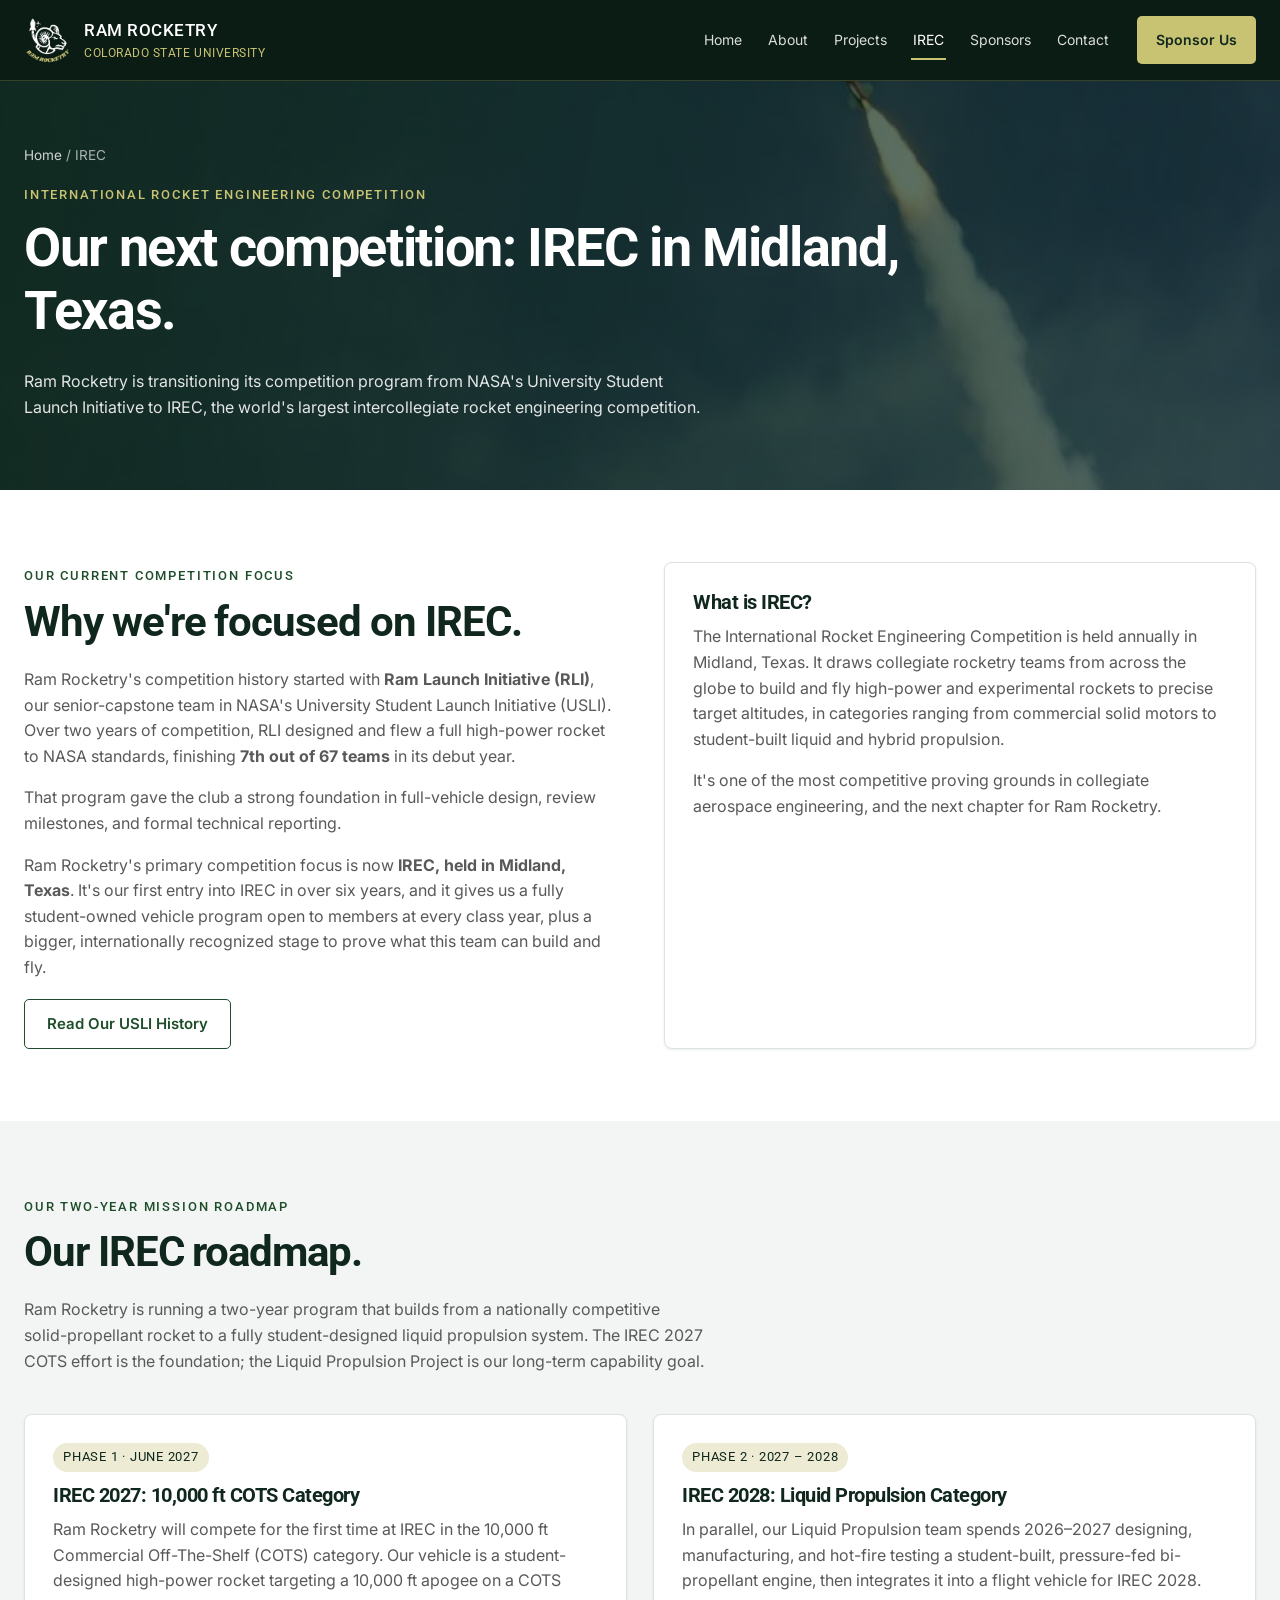
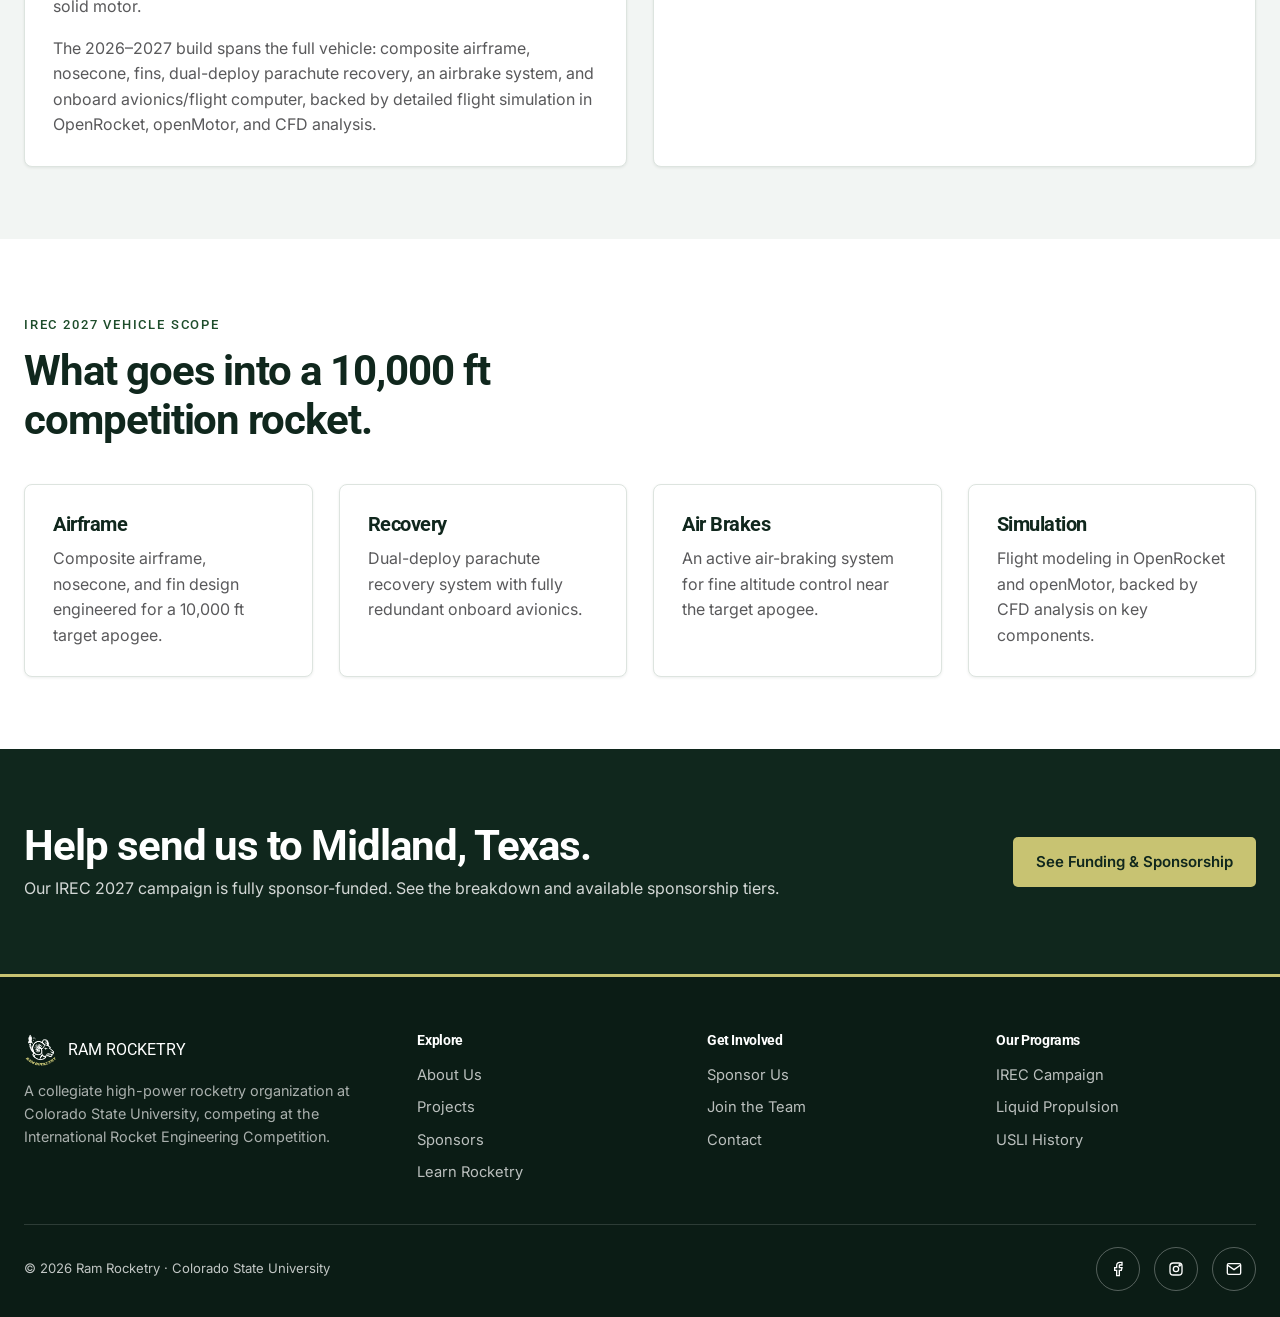
<file: irec.html>
<!doctype html>
<html lang="en">
<head>
<meta charset="UTF-8" />
<meta name="viewport" content="width=device-width, initial-scale=1.0" />
<title>CSU IREC Team · Ram Rocketry's IREC Campaign</title>
<meta name="description" content="Ram Rocketry is the CSU IREC team, Colorado State University's entry in the International Rocket Engineering Competition (IREC) in Midland, Texas." />
<link rel="canonical" href="https://jaysuthar0721.github.io/csuirecteam/irec.html" />
<meta property="og:type" content="website" />
<meta property="og:site_name" content="Ram Rocketry" />
<meta property="og:title" content="CSU IREC Team · Ram Rocketry's IREC Campaign" />
<meta property="og:description" content="Ram Rocketry is the CSU IREC team, Colorado State University's entry in the International Rocket Engineering Competition (IREC) in Midland, Texas." />
<meta property="og:url" content="https://jaysuthar0721.github.io/csuirecteam/irec.html" />
<meta property="og:image" content="https://jaysuthar0721.github.io/csuirecteam/assets/logo.png" />
<meta name="twitter:card" content="summary" />
<meta name="twitter:title" content="CSU IREC Team · Ram Rocketry's IREC Campaign" />
<meta name="twitter:description" content="Ram Rocketry is the CSU IREC team, Colorado State University's entry in the International Rocket Engineering Competition (IREC) in Midland, Texas." />
<meta name="twitter:image" content="https://jaysuthar0721.github.io/csuirecteam/assets/logo.png" />
<link rel="icon" type="image/png" href="assets/favicon.png" />
<link rel="preconnect" href="https://fonts.googleapis.com" />
<link rel="preconnect" href="https://fonts.gstatic.com" crossorigin />
<link href="https://fonts.googleapis.com/css2?family=Roboto:wght@400;500;700;900&family=Inter:wght@400;500;600;700&display=swap" rel="stylesheet" />
<link rel="stylesheet" href="css/style.css" />
<script type="application/ld+json">
{
  "@context": "https://schema.org",
  "@type": "Organization",
  "name": "Ram Rocketry",
  "alternateName": ["CSU Rocketry Team", "CSU IREC Team", "Colorado State University Rocketry", "Ram Rocketry CSU"],
  "url": "https://jaysuthar0721.github.io/csuirecteam/",
  "logo": "https://jaysuthar0721.github.io/csuirecteam/assets/logo.png",
  "sameAs": [
    "https://www.facebook.com/RamRocketry/",
    "https://www.instagram.com/ramrocketrycsu/"
  ]
}
</script>
<script type="application/ld+json">
{
  "@context": "https://schema.org",
  "@type": "BreadcrumbList",
  "itemListElement": [
    {"@type": "ListItem", "position": 1, "name": "Home", "item": "https://jaysuthar0721.github.io/csuirecteam/"},
    {"@type": "ListItem", "position": 2, "name": "IREC", "item": "https://jaysuthar0721.github.io/csuirecteam/irec.html"}
  ]
}
</script>
</head>
<body>
<a class="skip-link" href="#main-content">Skip to content</a>

<header class="site-header">
  <nav class="container nav" aria-label="Main navigation">
    <a href="index.html" class="brand">
      <img src="assets/logo.png" width="48" height="48" alt="Ram Rocketry crest" />
      <span>Ram Rocketry<span class="brand-sub">Colorado State University</span></span>
    </a>
    <button class="nav-toggle" type="button" aria-label="Open navigation" aria-controls="main-navigation" aria-expanded="false">
      <span></span><span></span><span></span>
    </button>
    <ul class="nav-links" id="main-navigation">
      <li><a href="index.html" data-page="index.html">Home</a></li>
      <li><a href="about.html" data-page="about.html">About</a></li>
      <li><a href="projects.html" data-page="projects.html">Projects</a></li>
      <li><a href="irec.html" data-page="irec.html" aria-current="page">IREC</a></li>
      <li><a href="sponsors.html" data-page="sponsors.html">Sponsors</a></li>
      <li><a href="contact.html" data-page="contact.html">Contact</a></li>
      <li><a href="sponsors.html" class="btn btn-gold">Sponsor Us</a></li>
    </ul>
  </nav>
</header>

<main id="main-content" tabindex="-1">

  <section class="page-hero" style="background: linear-gradient(100deg, rgba(15,42,23,0.85) 0%, rgba(15,42,23,0.6) 100%), url('assets/photos/irec-launch.jpg') center/cover no-repeat;">
    <div class="container">
      <div class="breadcrumb"><a href="index.html">Home</a> / IREC</div>
      <span class="eyebrow">International Rocket Engineering Competition</span>
      <h1>Our next competition: IREC in Midland, Texas.</h1>
      <p class="lede" style="max-width:680px;">Ram Rocketry is transitioning its competition program from NASA's University Student Launch Initiative to IREC, the world's largest intercollegiate rocket engineering competition.</p>
    </div>
  </section>

  <section>
    <div class="container split">
      <div>
        <span class="eyebrow">Our Current Competition Focus</span>
        <h2>Why we're focused on IREC.</h2>
        <p>Ram Rocketry's competition history started with <strong>Ram Launch Initiative (RLI)</strong>, our senior-capstone team in NASA's University Student Launch Initiative (USLI). Over two years of competition, RLI designed and flew a full high-power rocket to NASA standards, finishing <strong>7th out of 67 teams</strong> in its debut year.</p>
        <p>That program gave the club a strong foundation in full-vehicle design, review milestones, and formal technical reporting.</p>
        <p style="margin-bottom:0;">Ram Rocketry's primary competition focus is now <strong>IREC, held in Midland, Texas</strong>. It's our first entry into IREC in over six years, and it gives us a fully student-owned vehicle program open to members at every class year, plus a bigger, internationally recognized stage to prove what this team can build and fly.</p>
        <a href="usli.html" class="btn btn-outline-dark" style="margin-top:18px;">Read Our USLI History</a>
      </div>
      <div class="card">
        <h3>What is IREC?</h3>
        <p>The International Rocket Engineering Competition is held annually in Midland, Texas. It draws collegiate rocketry teams from across the globe to build and fly high-power and experimental rockets to precise target altitudes, in categories ranging from commercial solid motors to student-built liquid and hybrid propulsion.</p>
        <p style="margin-bottom:0;">It's one of the most competitive proving grounds in collegiate aerospace engineering, and the next chapter for Ram Rocketry.</p>
      </div>
    </div>
  </section>

  <section class="section-alt">
    <div class="container">
      <div class="section-head">
        <span class="eyebrow">Our Two-Year Mission Roadmap</span>
        <h2>Our IREC roadmap.</h2>
        <p>Ram Rocketry is running a two-year program that builds from a nationally competitive solid-propellant rocket to a fully student-designed liquid propulsion system. The IREC 2027 COTS effort is the foundation; the Liquid Propulsion Project is our long-term capability goal.</p>
      </div>

      <div class="grid grid-2">
        <div class="card">
          <span class="status">Phase 1 · June 2027</span>
          <h3>IREC 2027: 10,000 ft COTS Category</h3>
          <p>Ram Rocketry will compete for the first time at IREC in the 10,000&nbsp;ft Commercial Off-The-Shelf (COTS) category. Our vehicle is a student-designed high-power rocket targeting a 10,000&nbsp;ft apogee on a COTS solid motor.</p>
          <p style="margin-bottom:0;">The 2026–2027 build spans the full vehicle: composite airframe, nosecone, fins, dual-deploy parachute recovery, an airbrake system, and onboard avionics/flight computer, backed by detailed flight simulation in OpenRocket, openMotor, and CFD analysis.</p>
        </div>
        <a class="card" href="liquid-propulsion.html">
          <span class="status">Phase 2 · 2027 – 2028</span>
          <h3>IREC 2028: Liquid Propulsion Category</h3>
          <p>In parallel, our Liquid Propulsion team spends 2026–2027 designing, manufacturing, and hot-fire testing a student-built, pressure-fed bi-propellant engine, then integrates it into a flight vehicle for IREC 2028.</p>        </a>
      </div>
    </div>
  </section>

  <section>
    <div class="container">
      <div class="section-head">
        <span class="eyebrow">IREC 2027 Vehicle Scope</span>
        <h2>What goes into a 10,000 ft competition rocket.</h2>
      </div>
      <div class="grid grid-4">
        <div class="card"><h3>Airframe</h3><p>Composite airframe, nosecone, and fin design engineered for a 10,000&nbsp;ft target apogee.</p></div>
        <div class="card"><h3>Recovery</h3><p>Dual-deploy parachute recovery system with fully redundant onboard avionics.</p></div>
        <div class="card"><h3>Air Brakes</h3><p>An active air-braking system for fine altitude control near the target apogee.</p></div>
        <div class="card"><h3>Simulation</h3><p>Flight modeling in OpenRocket and openMotor, backed by CFD analysis on key components.</p></div>
      </div>
    </div>
  </section>

  <section class="section-dark" style="border-bottom: 3px solid var(--csu-gold);">
    <div class="container">
      <div class="cta-banner" style="background:none; padding:0;">
        <div>
          <h2>Help send us to Midland, Texas.</h2>
          <p>Our IREC 2027 campaign is fully sponsor-funded. See the breakdown and available sponsorship tiers.</p>
        </div>
        <a href="sponsors.html" class="btn btn-gold">See Funding &amp; Sponsorship</a>
      </div>
    </div>
  </section>

</main>

<footer class="site-footer">
  <div class="container">
    <div class="footer-grid">
      <div>
        <div class="footer-brand"><img src="assets/logo.png" width="48" height="48" alt="Ram Rocketry crest" />Ram Rocketry</div>
        <p style="color:rgba(255,255,255,0.65); font-size:0.9rem;">A collegiate high-power rocketry organization at Colorado State University, competing at the International Rocket Engineering Competition.</p>
      </div>
      <div>
        <h4>Explore</h4>
        <a href="about.html">About Us</a>
        <a href="projects.html">Projects</a>
        <a href="sponsors.html">Sponsors</a>
        <a href="learn-rocketry.html">Learn Rocketry</a>
      </div>
      <div>
        <h4>Get Involved</h4>
        <a href="sponsors.html">Sponsor Us</a>
        <a href="contact.html">Join the Team</a>
        <a href="contact.html">Contact</a>
      </div>
      <div>
        <h4>Our Programs</h4>
        <a href="irec.html">IREC Campaign</a>
        <a href="liquid-propulsion.html">Liquid Propulsion</a>
        <a href="usli.html">USLI History</a>
      </div>
    </div>
    <div class="footer-bottom">
      <span>&copy; <span id="year"></span> Ram Rocketry · Colorado State University</span>
      <div class="social-row">
        <a href="https://www.facebook.com/RamRocketry/" target="_blank" rel="noopener" aria-label="Facebook"><svg viewBox="0 0 24 24" fill="none" stroke-width="2"><path d="M18 2h-3a5 5 0 0 0-5 5v3H7v4h3v8h4v-8h3l1-4h-4V7a1 1 0 0 1 1-1h3z"/></svg></a>
        <a href="https://www.instagram.com/ramrocketrycsu/" target="_blank" rel="noopener" aria-label="Instagram"><svg viewBox="0 0 24 24" fill="none" stroke-width="2"><rect x="3" y="3" width="18" height="18" rx="5"/><circle cx="12" cy="12" r="4"/><circle cx="17.5" cy="6.5" r="1"/></svg></a>
        <a href="mailto:ramrocketry@gmail.com" aria-label="Email"><svg viewBox="0 0 24 24" fill="none" stroke-width="2"><rect x="2" y="4" width="20" height="16" rx="2"/><path d="m22 6-10 7L2 6"/></svg></a>
      </div>
    </div>
  </div>
</footer>

<script src="js/main.js"></script>
</body>
</html>
</file>
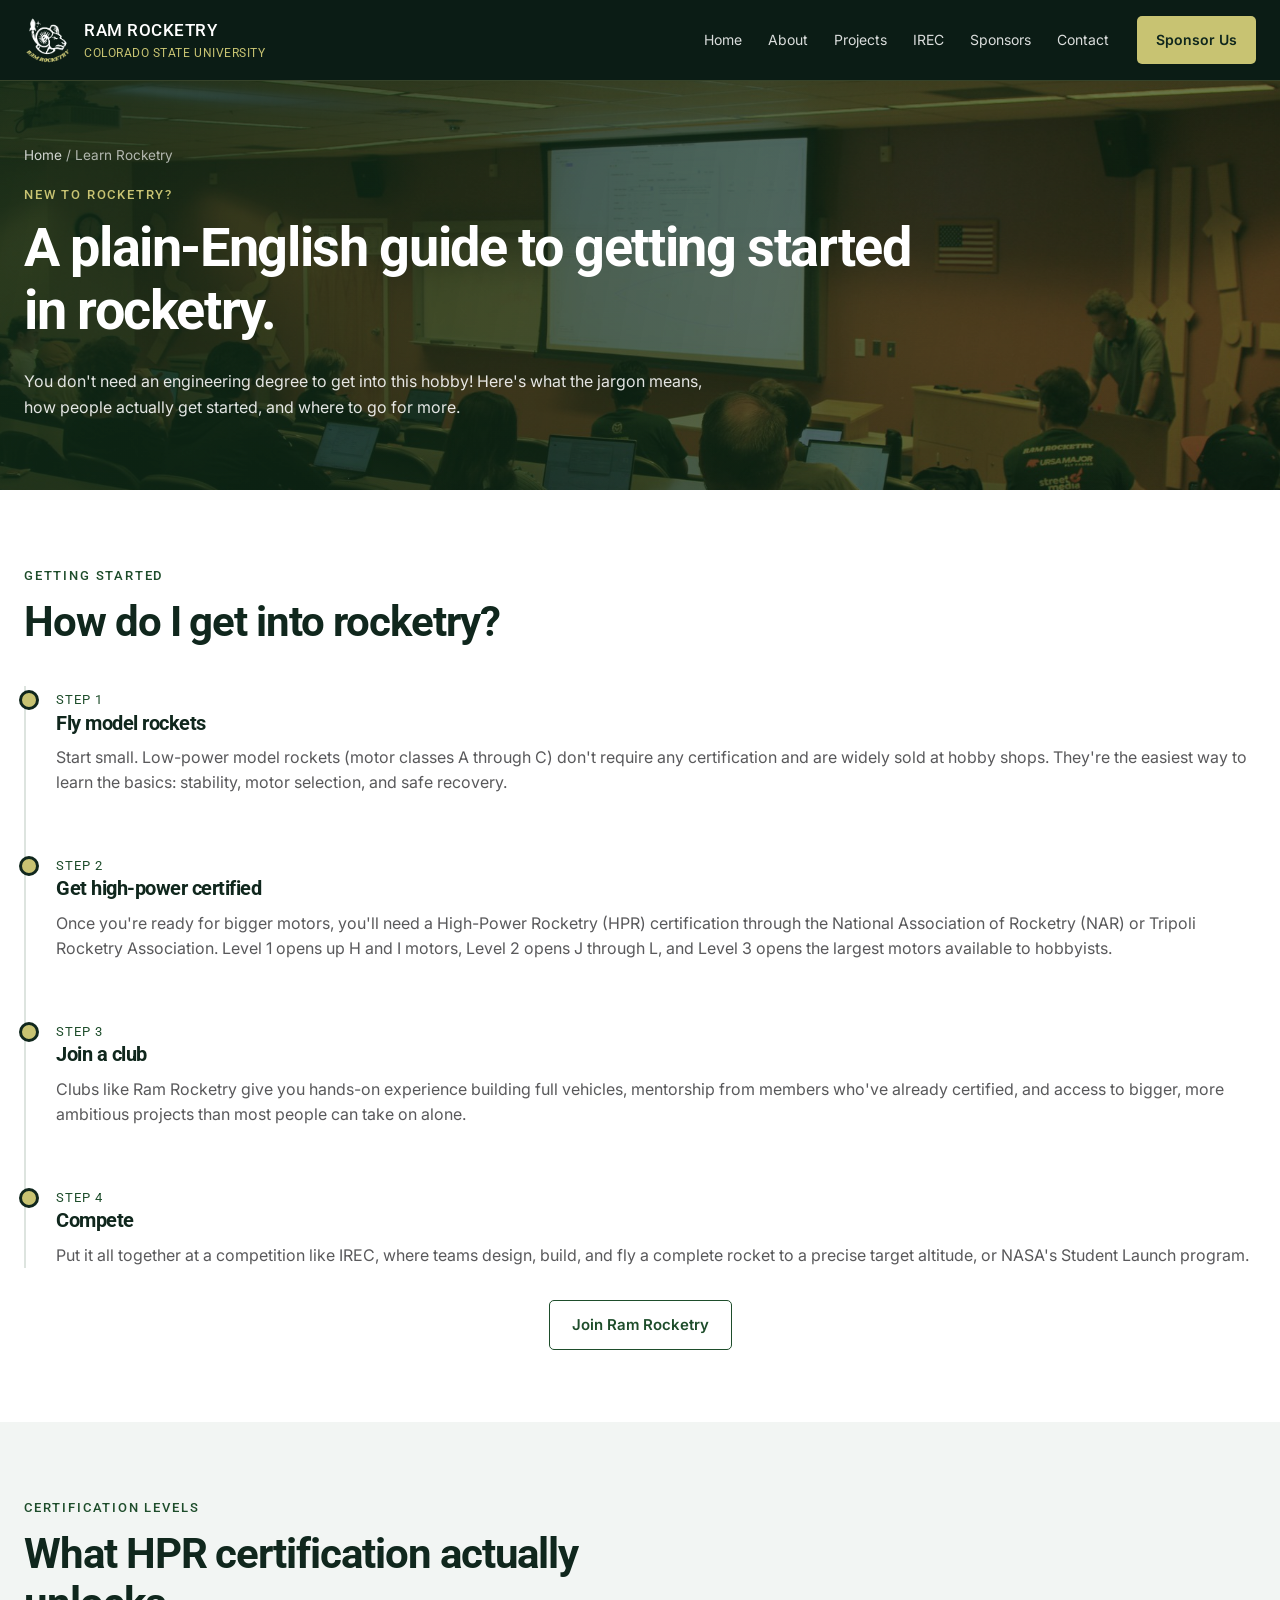
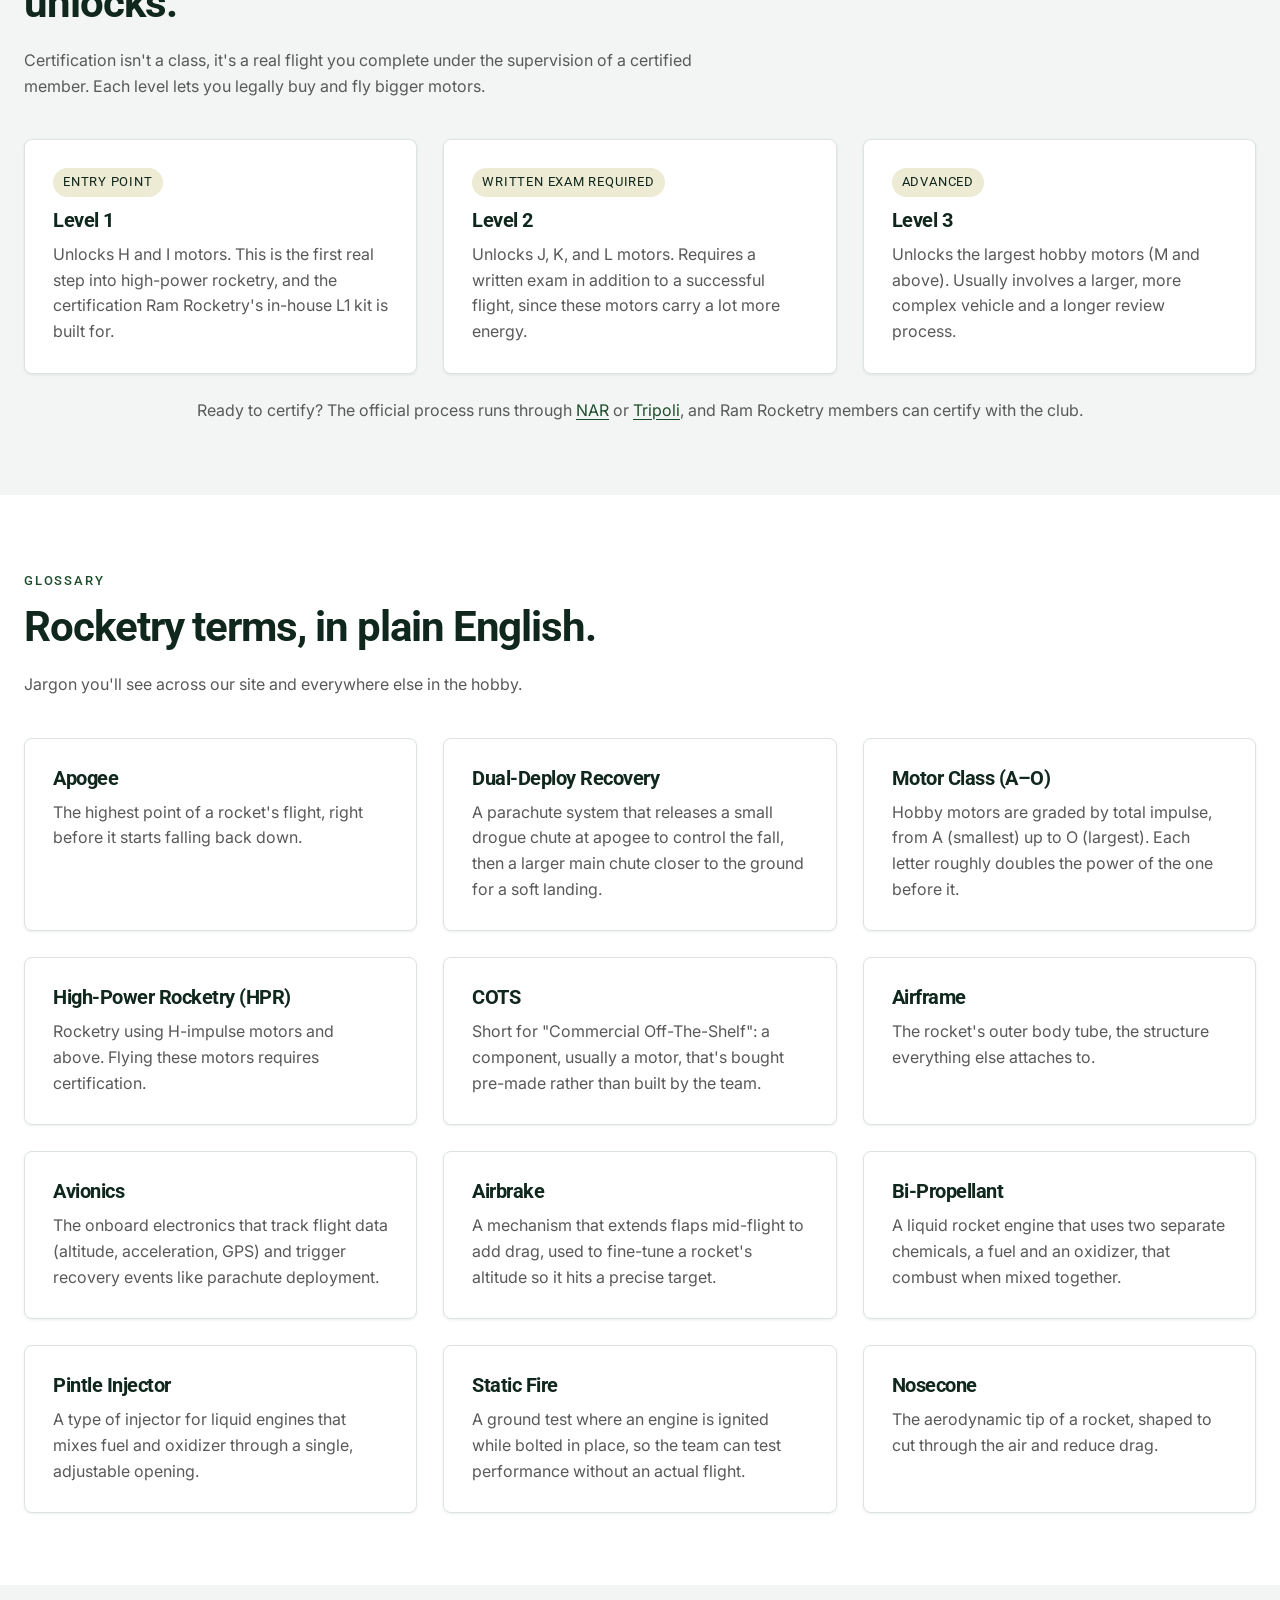
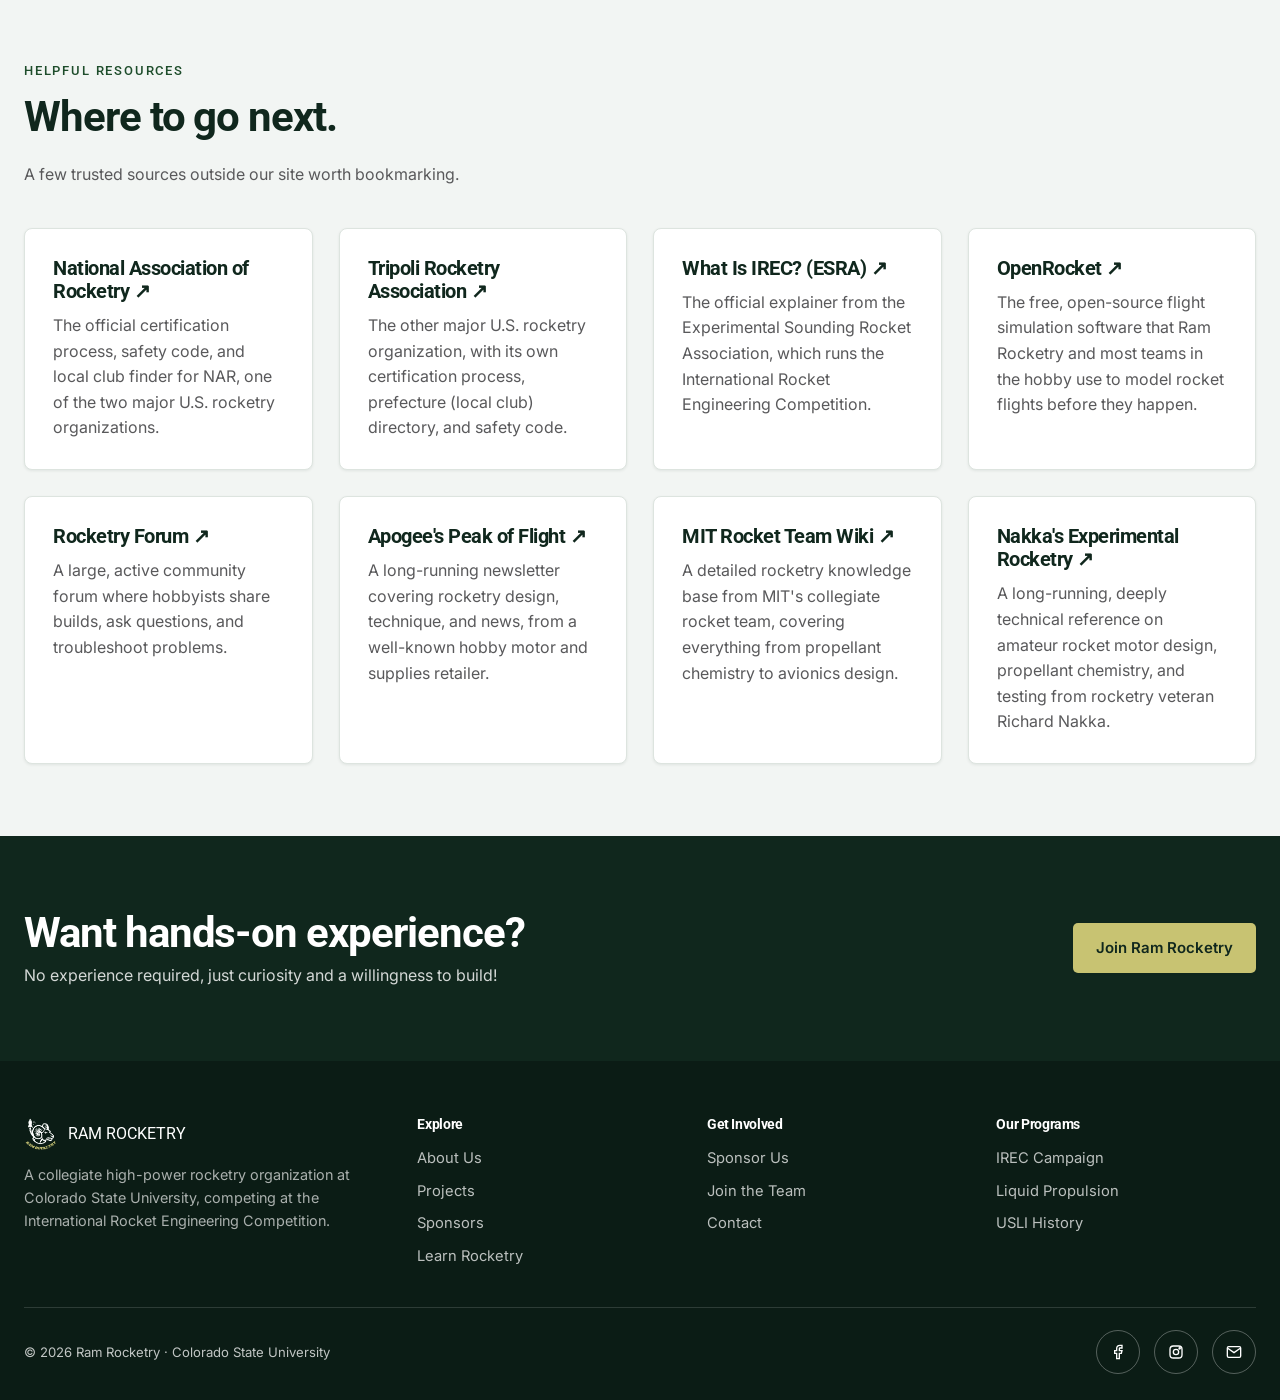
<file: learn-rocketry.html>
<!doctype html>
<html lang="en">
<head>
<meta charset="UTF-8" />
<meta name="viewport" content="width=device-width, initial-scale=1.0" />
<title>Learn Rocketry · A Beginner's Guide · Ram Rocketry (CSU)</title>
<meta name="description" content="New to rocketry? A plain-English guide to high-power rocketry terms, certification levels, and how to get started, plus trusted resources, from Ram Rocketry at Colorado State University." />
<link rel="canonical" href="https://jaysuthar0721.github.io/csuirecteam/learn-rocketry.html" />
<meta property="og:type" content="website" />
<meta property="og:site_name" content="Ram Rocketry" />
<meta property="og:title" content="Learn Rocketry · A Beginner's Guide · Ram Rocketry (CSU)" />
<meta property="og:description" content="New to rocketry? A plain-English guide to high-power rocketry terms, certification levels, and how to get started, plus trusted resources, from Ram Rocketry at Colorado State University." />
<meta property="og:url" content="https://jaysuthar0721.github.io/csuirecteam/learn-rocketry.html" />
<meta property="og:image" content="https://jaysuthar0721.github.io/csuirecteam/assets/logo.png" />
<meta name="twitter:card" content="summary" />
<meta name="twitter:title" content="Learn Rocketry · A Beginner's Guide · Ram Rocketry (CSU)" />
<meta name="twitter:description" content="New to rocketry? A plain-English guide to high-power rocketry terms, certification levels, and how to get started, plus trusted resources, from Ram Rocketry at Colorado State University." />
<meta name="twitter:image" content="https://jaysuthar0721.github.io/csuirecteam/assets/logo.png" />
<link rel="icon" type="image/png" href="assets/favicon.png" />
<link rel="preconnect" href="https://fonts.googleapis.com" />
<link rel="preconnect" href="https://fonts.gstatic.com" crossorigin />
<link href="https://fonts.googleapis.com/css2?family=Roboto:wght@400;500;700;900&family=Inter:wght@400;500;600;700&display=swap" rel="stylesheet" />
<link rel="stylesheet" href="css/style.css" />
<script type="application/ld+json">
{
  "@context": "https://schema.org",
  "@type": "Organization",
  "name": "Ram Rocketry",
  "alternateName": ["CSU Rocketry Team", "CSU IREC Team", "Colorado State University Rocketry", "Ram Rocketry CSU"],
  "url": "https://jaysuthar0721.github.io/csuirecteam/",
  "logo": "https://jaysuthar0721.github.io/csuirecteam/assets/logo.png",
  "sameAs": [
    "https://www.facebook.com/RamRocketry/",
    "https://www.instagram.com/ramrocketrycsu/"
  ]
}
</script>
<script type="application/ld+json">
{
  "@context": "https://schema.org",
  "@type": "BreadcrumbList",
  "itemListElement": [
    {"@type": "ListItem", "position": 1, "name": "Home", "item": "https://jaysuthar0721.github.io/csuirecteam/"},
    {"@type": "ListItem", "position": 2, "name": "Learn Rocketry", "item": "https://jaysuthar0721.github.io/csuirecteam/learn-rocketry.html"}
  ]
}
</script>
</head>
<body>
<a class="skip-link" href="#main-content">Skip to content</a>

<header class="site-header">
  <nav class="container nav" aria-label="Main navigation">
    <a href="index.html" class="brand">
      <img src="assets/logo.png" width="48" height="48" alt="Ram Rocketry crest" />
      <span>Ram Rocketry<span class="brand-sub">Colorado State University</span></span>
    </a>
    <button class="nav-toggle" type="button" aria-label="Open navigation" aria-controls="main-navigation" aria-expanded="false">
      <span></span><span></span><span></span>
    </button>
    <ul class="nav-links" id="main-navigation">
      <li><a href="index.html" data-page="index.html">Home</a></li>
      <li><a href="about.html" data-page="about.html">About</a></li>
      <li><a href="projects.html" data-page="projects.html">Projects</a></li>
      <li><a href="irec.html" data-page="irec.html">IREC</a></li>
      <li><a href="sponsors.html" data-page="sponsors.html">Sponsors</a></li>
      <li><a href="contact.html" data-page="contact.html">Contact</a></li>
      <li><a href="sponsors.html" class="btn btn-gold">Sponsor Us</a></li>
    </ul>
  </nav>
</header>

<main id="main-content" tabindex="-1">

  <section class="page-hero" style="background: linear-gradient(100deg, rgba(15,42,23,0.85) 0%, rgba(15,42,23,0.6) 100%), url('assets/photos/learn-rocketry-classroom.jpg') center 40%/cover no-repeat;">
    <div class="container">
      <div class="breadcrumb"><a href="index.html">Home</a> / Learn Rocketry</div>
      <span class="eyebrow">New to Rocketry?</span>
      <h1>A plain-English guide to getting started in rocketry.</h1>
      <p class="lede" style="max-width:680px;">You don't need an engineering degree to get into this hobby! Here's what the jargon means, how people actually get started, and where to go for more.</p>
    </div>
  </section>

  <section>
    <div class="container">
      <div class="section-head">
        <span class="eyebrow">Getting Started</span>
        <h2>How do I get into rocketry?</h2>
      </div>
      <div class="timeline">
        <div class="timeline-item">
          <span class="phase-tag">Step 1</span>
          <h3>Fly model rockets</h3>
          <p>Start small. Low-power model rockets (motor classes A through C) don't require any certification and are widely sold at hobby shops. They're the easiest way to learn the basics: stability, motor selection, and safe recovery.</p>
        </div>
        <div class="timeline-item">
          <span class="phase-tag">Step 2</span>
          <h3>Get high-power certified</h3>
          <p>Once you're ready for bigger motors, you'll need a High-Power Rocketry (HPR) certification through the National Association of Rocketry (NAR) or Tripoli Rocketry Association. Level 1 opens up H and I motors, Level 2 opens J through L, and Level 3 opens the largest motors available to hobbyists.</p>
        </div>
        <div class="timeline-item">
          <span class="phase-tag">Step 3</span>
          <h3>Join a club</h3>
          <p>Clubs like Ram Rocketry give you hands-on experience building full vehicles, mentorship from members who've already certified, and access to bigger, more ambitious projects than most people can take on alone.</p>
        </div>
        <div class="timeline-item">
          <span class="phase-tag">Step 4</span>
          <h3>Compete</h3>
          <p>Put it all together at a competition like IREC, where teams design, build, and fly a complete rocket to a precise target altitude, or NASA's Student Launch program.</p>
        </div>
      </div>
      <div class="text-center" style="margin-top:32px;">
        <a href="contact.html" class="btn btn-outline-dark">Join Ram Rocketry</a>
      </div>
    </div>
  </section>

  <section class="section-alt">
    <div class="container">
      <div class="section-head">
        <span class="eyebrow">Certification Levels</span>
        <h2>What HPR certification actually unlocks.</h2>
        <p>Certification isn't a class, it's a real flight you complete under the supervision of a certified member. Each level lets you legally buy and fly bigger motors.</p>
      </div>
      <div class="grid grid-3">
        <div class="card">
          <span class="status">Entry Point</span>
          <h3>Level 1</h3>
          <p>Unlocks H and I motors. This is the first real step into high-power rocketry, and the certification Ram Rocketry's in-house L1 kit is built for.</p>
        </div>
        <div class="card">
          <span class="status">Written Exam Required</span>
          <h3>Level 2</h3>
          <p>Unlocks J, K, and L motors. Requires a written exam in addition to a successful flight, since these motors carry a lot more energy.</p>
        </div>
        <div class="card">
          <span class="status">Advanced</span>
          <h3>Level 3</h3>
          <p>Unlocks the largest hobby motors (M and above). Usually involves a larger, more complex vehicle and a longer review process.</p>
        </div>
      </div>
      <p class="text-center" style="margin-top:24px; margin-bottom:0;">Ready to certify? The official process runs through <a href="https://www.nar.org/HPRCertification" target="_blank" rel="noopener">NAR</a> or <a href="https://www.tripoli.org/Certification" target="_blank" rel="noopener">Tripoli</a>, and Ram Rocketry members can certify with the club.</p>
    </div>
  </section>

  <section>
    <div class="container">
      <div class="section-head">
        <span class="eyebrow">Glossary</span>
        <h2>Rocketry terms, in plain English.</h2>
        <p>Jargon you'll see across our site and everywhere else in the hobby.</p>
      </div>
      <div class="grid grid-3">
        <div class="card" id="apogee"><h3>Apogee</h3><p>The highest point of a rocket's flight, right before it starts falling back down.</p></div>
        <div class="card" id="dual-deploy"><h3>Dual-Deploy Recovery</h3><p>A parachute system that releases a small drogue chute at apogee to control the fall, then a larger main chute closer to the ground for a soft landing.</p></div>
        <div class="card" id="motor-class"><h3>Motor Class (A–O)</h3><p>Hobby motors are graded by total impulse, from A (smallest) up to O (largest). Each letter roughly doubles the power of the one before it.</p></div>
        <div class="card" id="hpr"><h3>High-Power Rocketry (HPR)</h3><p>Rocketry using H-impulse motors and above. Flying these motors requires certification.</p></div>
        <div class="card" id="cots"><h3>COTS</h3><p>Short for "Commercial Off-The-Shelf": a component, usually a motor, that's bought pre-made rather than built by the team.</p></div>
        <div class="card" id="airframe"><h3>Airframe</h3><p>The rocket's outer body tube, the structure everything else attaches to.</p></div>
        <div class="card" id="avionics"><h3>Avionics</h3><p>The onboard electronics that track flight data (altitude, acceleration, GPS) and trigger recovery events like parachute deployment.</p></div>
        <div class="card" id="airbrake"><h3>Airbrake</h3><p>A mechanism that extends flaps mid-flight to add drag, used to fine-tune a rocket's altitude so it hits a precise target.</p></div>
        <div class="card" id="bi-propellant"><h3>Bi-Propellant</h3><p>A liquid rocket engine that uses two separate chemicals, a fuel and an oxidizer, that combust when mixed together.</p></div>
        <div class="card" id="pintle-injector"><h3>Pintle Injector</h3><p>A type of injector for liquid engines that mixes fuel and oxidizer through a single, adjustable opening.</p></div>
        <div class="card" id="static-fire"><h3>Static Fire</h3><p>A ground test where an engine is ignited while bolted in place, so the team can test performance without an actual flight.</p></div>
        <div class="card" id="nosecone"><h3>Nosecone</h3><p>The aerodynamic tip of a rocket, shaped to cut through the air and reduce drag.</p></div>
      </div>
    </div>
  </section>

  <section class="section-alt">
    <div class="container">
      <div class="section-head">
        <span class="eyebrow">Helpful Resources</span>
        <h2>Where to go next.</h2>
        <p>A few trusted sources outside our site worth bookmarking.</p>
      </div>
      <div class="grid grid-4">
        <a class="card" href="https://www.nar.org/HPRCertification" target="_blank" rel="noopener">
          <h3>National Association of Rocketry ↗</h3>
          <p>The official certification process, safety code, and local club finder for NAR, one of the two major U.S. rocketry organizations.</p>        </a>
        <a class="card" href="https://www.tripoli.org/Certification" target="_blank" rel="noopener">
          <h3>Tripoli Rocketry Association ↗</h3>
          <p>The other major U.S. rocketry organization, with its own certification process, prefecture (local club) directory, and safety code.</p>        </a>
        <a class="card" href="https://www.soundingrocket.org/what-is-irec.html" target="_blank" rel="noopener">
          <h3>What Is IREC? (ESRA) ↗</h3>
          <p>The official explainer from the Experimental Sounding Rocket Association, which runs the International Rocket Engineering Competition.</p>        </a>
        <a class="card" href="https://openrocket.info/" target="_blank" rel="noopener">
          <h3>OpenRocket ↗</h3>
          <p>The free, open-source flight simulation software that Ram Rocketry and most teams in the hobby use to model rocket flights before they happen.</p>        </a>
        <a class="card" href="https://www.rocketryforum.com/" target="_blank" rel="noopener">
          <h3>Rocketry Forum ↗</h3>
          <p>A large, active community forum where hobbyists share builds, ask questions, and troubleshoot problems.</p>        </a>
        <a class="card" href="https://www.apogeerockets.com/Peak-of-Flight/Newsletter500" target="_blank" rel="noopener">
          <h3>Apogee's Peak of Flight ↗</h3>
          <p>A long-running newsletter covering rocketry design, technique, and news, from a well-known hobby motor and supplies retailer.</p>        </a>
        <a class="card" href="https://wikis.mit.edu/confluence/display/RocketTeam/MIT+Rocket+Team+Home" target="_blank" rel="noopener">
          <h3>MIT Rocket Team Wiki ↗</h3>
          <p>A detailed rocketry knowledge base from MIT's collegiate rocket team, covering everything from propellant chemistry to avionics design.</p>        </a>
        <a class="card" href="https://www.nakka-rocketry.net/" target="_blank" rel="noopener">
          <h3>Nakka's Experimental Rocketry ↗</h3>
          <p>A long-running, deeply technical reference on amateur rocket motor design, propellant chemistry, and testing from rocketry veteran Richard Nakka.</p>        </a>
      </div>
    </div>
  </section>

  <section class="section-dark">
    <div class="container">
      <div class="cta-banner" style="background:none; padding:0;">
        <div>
          <h2>Want hands-on experience?</h2>
          <p>No experience required, just curiosity and a willingness to build!</p>
        </div>
        <a href="contact.html" class="btn btn-gold">Join Ram Rocketry</a>
      </div>
    </div>
  </section>

</main>

<footer class="site-footer">
  <div class="container">
    <div class="footer-grid">
      <div>
        <div class="footer-brand"><img src="assets/logo.png" width="48" height="48" alt="Ram Rocketry crest" />Ram Rocketry</div>
        <p style="color:rgba(255,255,255,0.65); font-size:0.9rem;">A collegiate high-power rocketry organization at Colorado State University, competing at the International Rocket Engineering Competition.</p>
      </div>
      <div>
        <h4>Explore</h4>
        <a href="about.html">About Us</a>
        <a href="projects.html">Projects</a>
        <a href="sponsors.html">Sponsors</a>
        <a href="learn-rocketry.html">Learn Rocketry</a>
      </div>
      <div>
        <h4>Get Involved</h4>
        <a href="sponsors.html">Sponsor Us</a>
        <a href="contact.html">Join the Team</a>
        <a href="contact.html">Contact</a>
      </div>
      <div>
        <h4>Our Programs</h4>
        <a href="irec.html">IREC Campaign</a>
        <a href="liquid-propulsion.html">Liquid Propulsion</a>
        <a href="usli.html">USLI History</a>
      </div>
    </div>
    <div class="footer-bottom">
      <span>&copy; <span id="year"></span> Ram Rocketry · Colorado State University</span>
      <div class="social-row">
        <a href="https://www.facebook.com/RamRocketry/" target="_blank" rel="noopener" aria-label="Facebook"><svg viewBox="0 0 24 24" fill="none" stroke-width="2"><path d="M18 2h-3a5 5 0 0 0-5 5v3H7v4h3v8h4v-8h3l1-4h-4V7a1 1 0 0 1 1-1h3z"/></svg></a>
        <a href="https://www.instagram.com/ramrocketrycsu/" target="_blank" rel="noopener" aria-label="Instagram"><svg viewBox="0 0 24 24" fill="none" stroke-width="2"><rect x="3" y="3" width="18" height="18" rx="5"/><circle cx="12" cy="12" r="4"/><circle cx="17.5" cy="6.5" r="1"/></svg></a>
        <a href="mailto:ramrocketry@gmail.com" aria-label="Email"><svg viewBox="0 0 24 24" fill="none" stroke-width="2"><rect x="2" y="4" width="20" height="16" rx="2"/><path d="m22 6-10 7L2 6"/></svg></a>
      </div>
    </div>
  </div>
</footer>

<script src="js/main.js"></script>
</body>
</html>
</file>
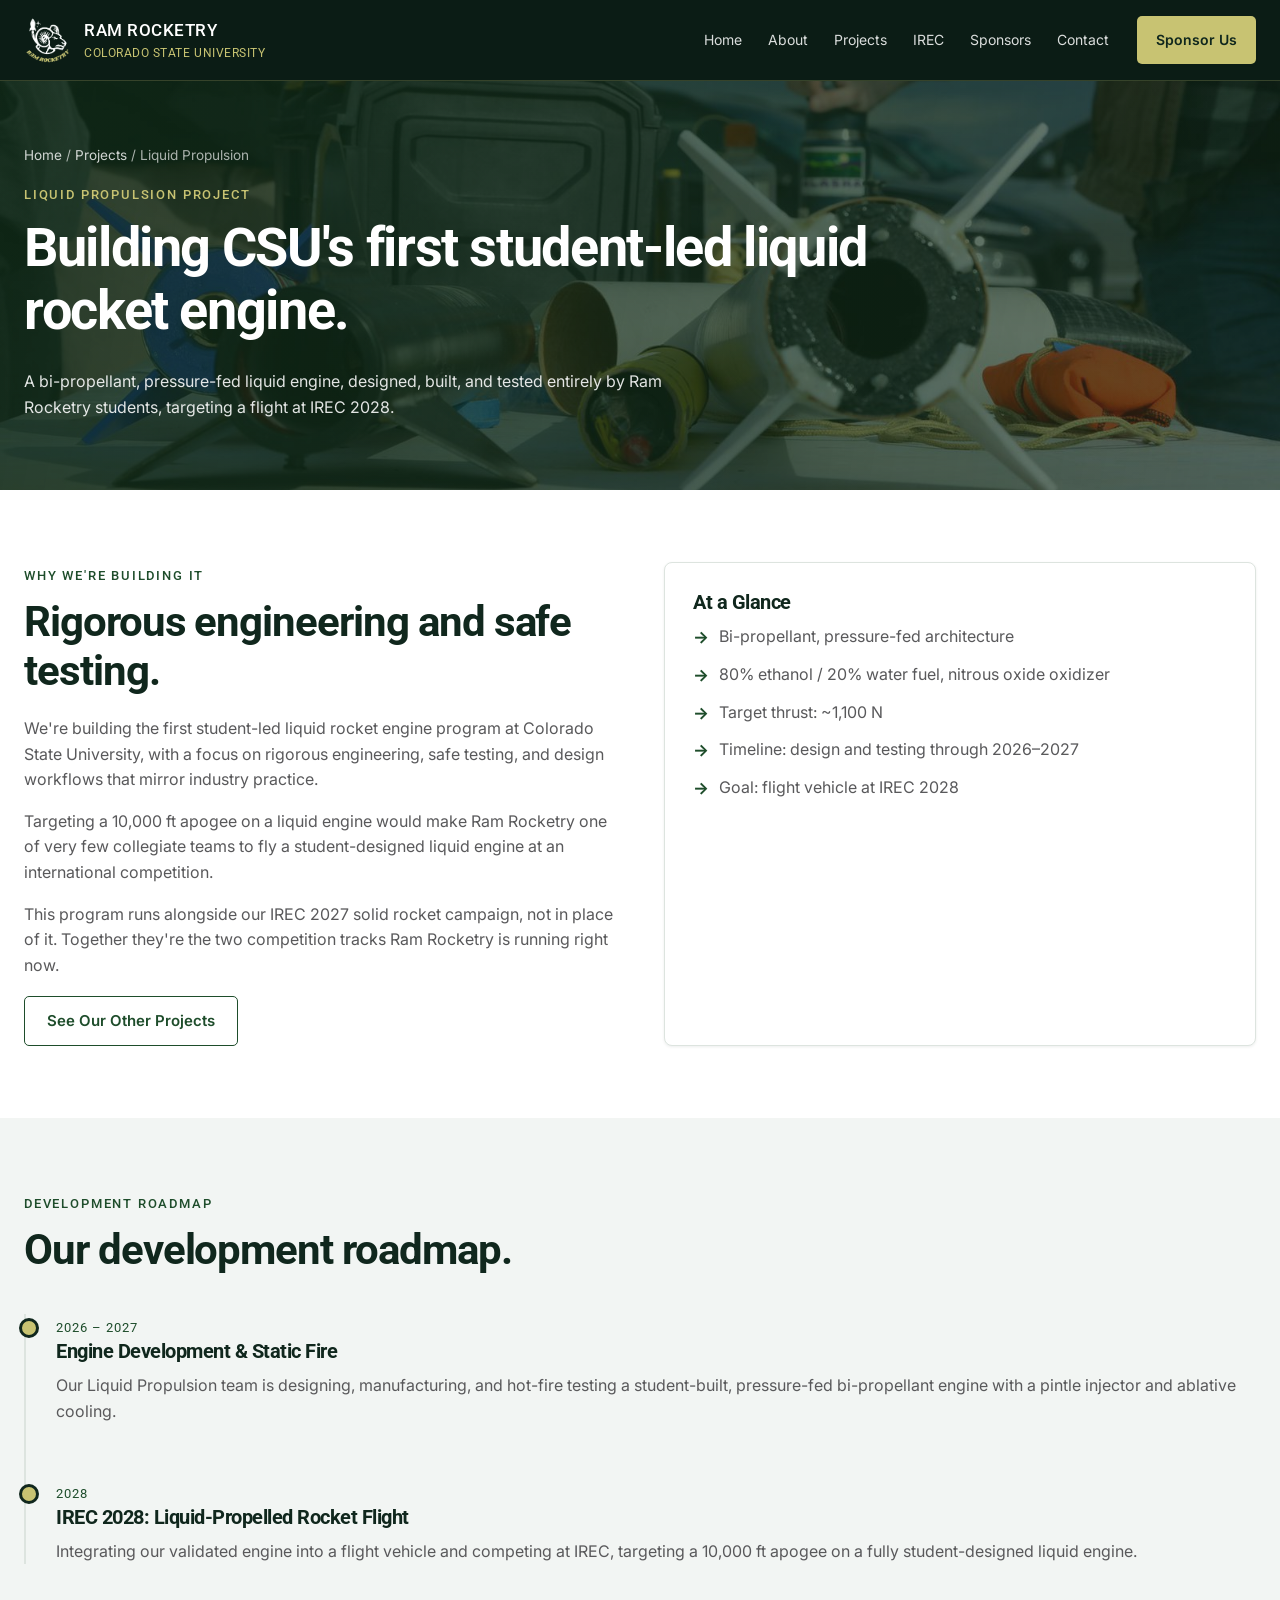
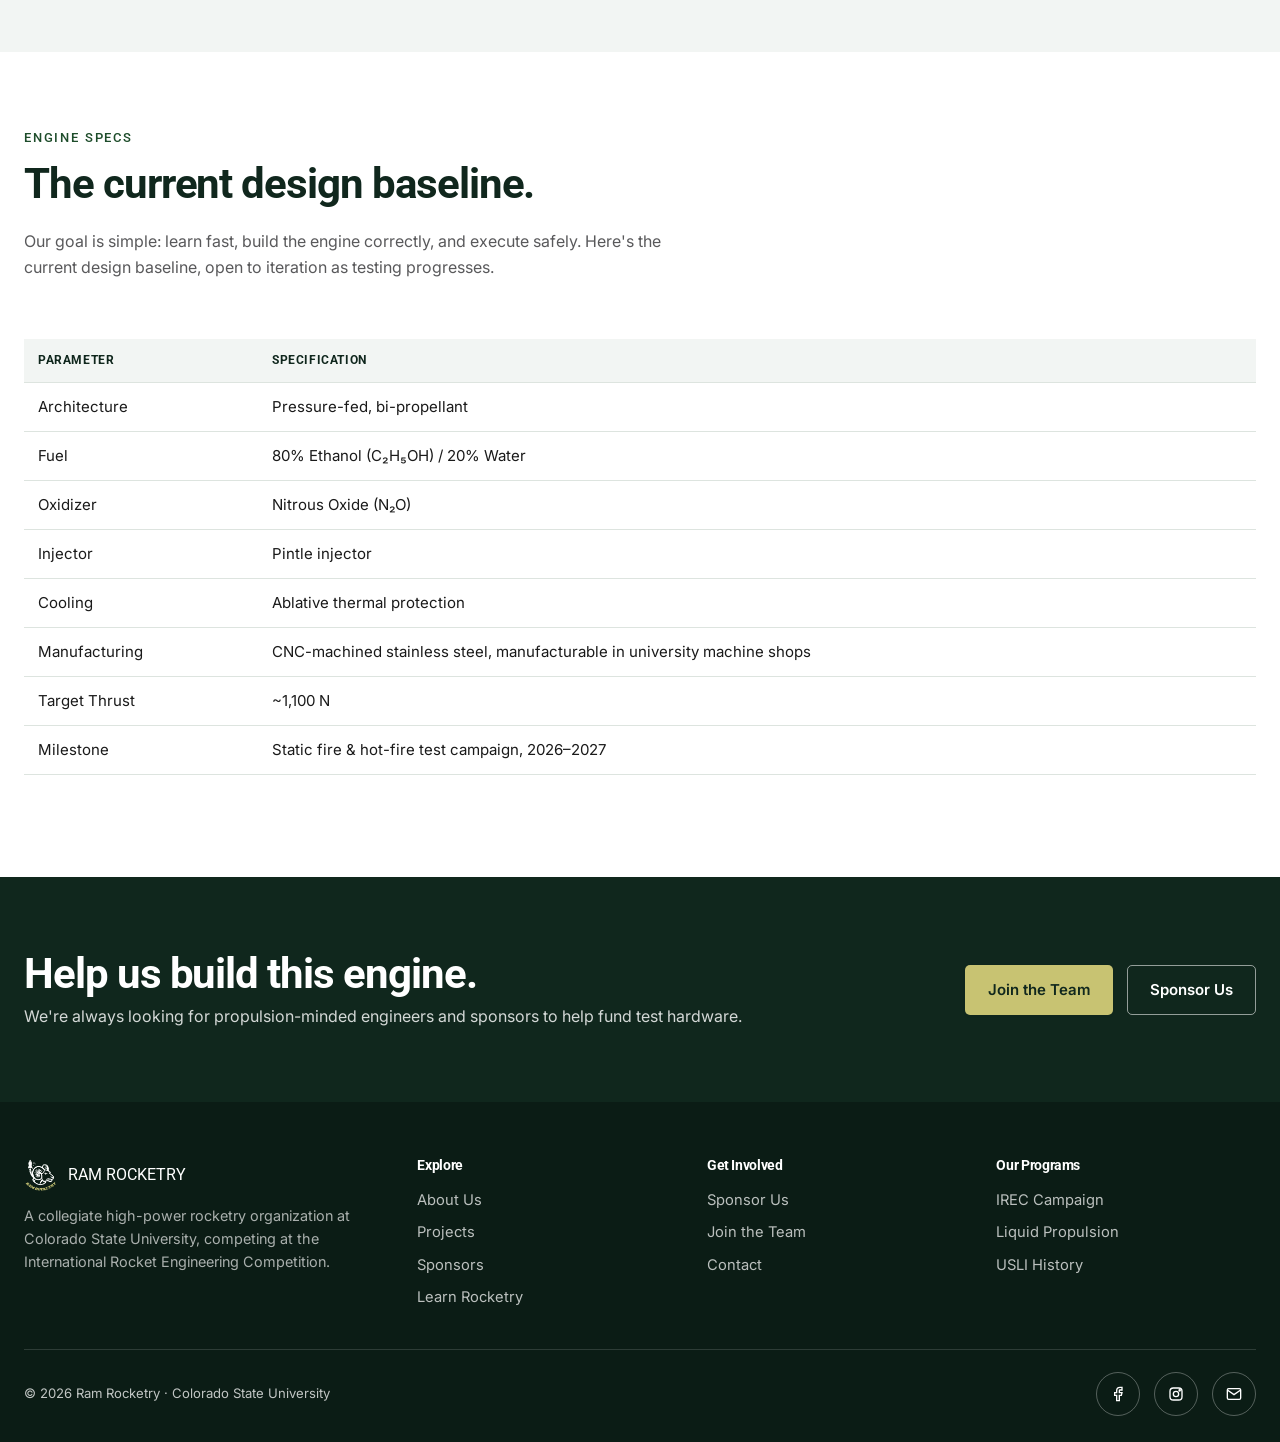
<file: liquid-propulsion.html>
<!doctype html>
<html lang="en">
<head>
<meta charset="UTF-8" />
<meta name="viewport" content="width=device-width, initial-scale=1.0" />
<title>Liquid Propulsion Project · Ram Rocketry (CSU)</title>
<meta name="description" content="Ram Rocketry, the CSU rocketry team, is building Colorado State University's first student-led liquid rocket engine, a bi-propellant design targeting IREC 2028." />
<link rel="canonical" href="https://jaysuthar0721.github.io/csuirecteam/liquid-propulsion.html" />
<meta property="og:type" content="website" />
<meta property="og:site_name" content="Ram Rocketry" />
<meta property="og:title" content="Liquid Propulsion Project · Ram Rocketry (CSU)" />
<meta property="og:description" content="Ram Rocketry, the CSU rocketry team, is building Colorado State University's first student-led liquid rocket engine, a bi-propellant design targeting IREC 2028." />
<meta property="og:url" content="https://jaysuthar0721.github.io/csuirecteam/liquid-propulsion.html" />
<meta property="og:image" content="https://jaysuthar0721.github.io/csuirecteam/assets/logo.png" />
<meta name="twitter:card" content="summary" />
<meta name="twitter:title" content="Liquid Propulsion Project · Ram Rocketry (CSU)" />
<meta name="twitter:description" content="Ram Rocketry, the CSU rocketry team, is building Colorado State University's first student-led liquid rocket engine, a bi-propellant design targeting IREC 2028." />
<meta name="twitter:image" content="https://jaysuthar0721.github.io/csuirecteam/assets/logo.png" />
<link rel="icon" type="image/png" href="assets/favicon.png" />
<link rel="preconnect" href="https://fonts.googleapis.com" />
<link rel="preconnect" href="https://fonts.gstatic.com" crossorigin />
<link href="https://fonts.googleapis.com/css2?family=Roboto:wght@400;500;700;900&family=Inter:wght@400;500;600;700&display=swap" rel="stylesheet" />
<link rel="stylesheet" href="css/style.css" />
<script type="application/ld+json">
{
  "@context": "https://schema.org",
  "@type": "Organization",
  "name": "Ram Rocketry",
  "alternateName": ["CSU Rocketry Team", "CSU IREC Team", "Colorado State University Rocketry", "Ram Rocketry CSU"],
  "url": "https://jaysuthar0721.github.io/csuirecteam/",
  "logo": "https://jaysuthar0721.github.io/csuirecteam/assets/logo.png",
  "sameAs": [
    "https://www.facebook.com/RamRocketry/",
    "https://www.instagram.com/ramrocketrycsu/"
  ]
}
</script>
<script type="application/ld+json">
{
  "@context": "https://schema.org",
  "@type": "BreadcrumbList",
  "itemListElement": [
    {"@type": "ListItem", "position": 1, "name": "Home", "item": "https://jaysuthar0721.github.io/csuirecteam/"},
    {"@type": "ListItem", "position": 2, "name": "Projects", "item": "https://jaysuthar0721.github.io/csuirecteam/projects.html"},
    {"@type": "ListItem", "position": 3, "name": "Liquid Propulsion", "item": "https://jaysuthar0721.github.io/csuirecteam/liquid-propulsion.html"}
  ]
}
</script>
</head>
<body>
<a class="skip-link" href="#main-content">Skip to content</a>

<header class="site-header">
  <nav class="container nav" aria-label="Main navigation">
    <a href="index.html" class="brand">
      <img src="assets/logo.png" width="48" height="48" alt="Ram Rocketry crest" />
      <span>Ram Rocketry<span class="brand-sub">Colorado State University</span></span>
    </a>
    <button class="nav-toggle" type="button" aria-label="Open navigation" aria-controls="main-navigation" aria-expanded="false">
      <span></span><span></span><span></span>
    </button>
    <ul class="nav-links" id="main-navigation">
      <li><a href="index.html" data-page="index.html">Home</a></li>
      <li><a href="about.html" data-page="about.html">About</a></li>
      <li><a href="projects.html" data-page="projects.html">Projects</a></li>
      <li><a href="irec.html" data-page="irec.html">IREC</a></li>
      <li><a href="sponsors.html" data-page="sponsors.html">Sponsors</a></li>
      <li><a href="contact.html" data-page="contact.html">Contact</a></li>
      <li><a href="sponsors.html" class="btn btn-gold">Sponsor Us</a></li>
    </ul>
  </nav>
</header>

<main id="main-content" tabindex="-1">

  <section class="page-hero" style="background: linear-gradient(100deg, rgba(15,42,23,0.85) 0%, rgba(15,42,23,0.6) 100%), url('assets/photos/liquid-propulsion-hardware.jpg') center 40%/cover no-repeat;">
    <div class="container">
      <div class="breadcrumb"><a href="index.html">Home</a> / <a href="projects.html">Projects</a> / Liquid Propulsion</div>
      <span class="eyebrow">Liquid Propulsion Project</span>
      <h1>Building CSU's first student-led liquid rocket engine.</h1>
      <p class="lede" style="max-width:680px;">A bi-propellant, pressure-fed liquid engine, designed, built, and tested entirely by Ram Rocketry students, targeting a flight at IREC 2028.</p>
    </div>
  </section>

  <section>
    <div class="container split">
      <div>
        <span class="eyebrow">Why We're Building It</span>
        <h2>Rigorous engineering and safe testing.</h2>
        <p>We're building the first student-led liquid rocket engine program at Colorado State University, with a focus on rigorous engineering, safe testing, and design workflows that mirror industry practice.</p>
        <p>Targeting a 10,000&nbsp;ft apogee on a liquid engine would make Ram Rocketry one of very few collegiate teams to fly a student-designed liquid engine at an international competition.</p>
        <p style="margin-bottom:0;">This program runs alongside our IREC 2027 solid rocket campaign, not in place of it. Together they're the two competition tracks Ram Rocketry is running right now.</p>
        <a href="projects.html" class="btn btn-outline-dark" style="margin-top:18px;">See Our Other Projects</a>
      </div>
      <div class="card">
        <h3>At a Glance</h3>
        <ul class="list-check">
          <li>Bi-propellant, pressure-fed architecture</li>
          <li>80% ethanol / 20% water fuel, nitrous oxide oxidizer</li>
          <li>Target thrust: ~1,100 N</li>
          <li>Timeline: design and testing through 2026–2027</li>
          <li>Goal: flight vehicle at IREC 2028</li>
        </ul>
      </div>
    </div>
  </section>

  <section class="section-alt">
    <div class="container">
      <div class="section-head">
        <span class="eyebrow">Development Roadmap</span>
        <h2>Our development roadmap.</h2>
      </div>
      <div class="timeline">
        <div class="timeline-item">
          <span class="phase-tag">2026 – 2027</span>
          <h3>Engine Development &amp; Static Fire</h3>
          <p>Our Liquid Propulsion team is designing, manufacturing, and hot-fire testing a student-built, pressure-fed bi-propellant engine with a pintle injector and ablative cooling.</p>
        </div>
        <div class="timeline-item">
          <span class="phase-tag">2028</span>
          <h3>IREC 2028: Liquid-Propelled Rocket Flight</h3>
          <p>Integrating our validated engine into a flight vehicle and competing at IREC, targeting a 10,000&nbsp;ft apogee on a fully student-designed liquid engine.</p>
        </div>
      </div>
    </div>
  </section>

  <section>
    <div class="container">
      <div class="section-head">
        <span class="eyebrow">Engine Specs</span>
        <h2>The current design baseline.</h2>
        <p>Our goal is simple: learn fast, build the engine correctly, and execute safely. Here's the current design baseline, open to iteration as testing progresses.</p>
      </div>
      <div class="table-wrap">
        <table>
          <thead>
            <tr><th>Parameter</th><th>Specification</th></tr>
          </thead>
          <tbody>
            <tr><td>Architecture</td><td>Pressure-fed, bi-propellant</td></tr>
            <tr><td>Fuel</td><td>80% Ethanol (C₂H₅OH) / 20% Water</td></tr>
            <tr><td>Oxidizer</td><td>Nitrous Oxide (N₂O)</td></tr>
            <tr><td>Injector</td><td>Pintle injector</td></tr>
            <tr><td>Cooling</td><td>Ablative thermal protection</td></tr>
            <tr><td>Manufacturing</td><td>CNC-machined stainless steel, manufacturable in university machine shops</td></tr>
            <tr><td>Target Thrust</td><td>~1,100 N</td></tr>
            <tr><td>Milestone</td><td>Static fire &amp; hot-fire test campaign, 2026–2027</td></tr>
          </tbody>
        </table>
      </div>
    </div>
  </section>

  <section class="section-dark">
    <div class="container">
      <div class="cta-banner" style="background:none; padding:0;">
        <div>
          <h2>Help us build this engine.</h2>
          <p>We're always looking for propulsion-minded engineers and sponsors to help fund test hardware.</p>
        </div>
        <div class="btn-row">
          <a href="contact.html" class="btn btn-gold">Join the Team</a>
          <a href="sponsors.html" class="btn btn-outline">Sponsor Us</a>
        </div>
      </div>
    </div>
  </section>

</main>

<footer class="site-footer">
  <div class="container">
    <div class="footer-grid">
      <div>
        <div class="footer-brand"><img src="assets/logo.png" width="48" height="48" alt="Ram Rocketry crest" />Ram Rocketry</div>
        <p style="color:rgba(255,255,255,0.65); font-size:0.9rem;">A collegiate high-power rocketry organization at Colorado State University, competing at the International Rocket Engineering Competition.</p>
      </div>
      <div>
        <h4>Explore</h4>
        <a href="about.html">About Us</a>
        <a href="projects.html">Projects</a>
        <a href="sponsors.html">Sponsors</a>
        <a href="learn-rocketry.html">Learn Rocketry</a>
      </div>
      <div>
        <h4>Get Involved</h4>
        <a href="sponsors.html">Sponsor Us</a>
        <a href="contact.html">Join the Team</a>
        <a href="contact.html">Contact</a>
      </div>
      <div>
        <h4>Our Programs</h4>
        <a href="irec.html">IREC Campaign</a>
        <a href="liquid-propulsion.html">Liquid Propulsion</a>
        <a href="usli.html">USLI History</a>
      </div>
    </div>
    <div class="footer-bottom">
      <span>&copy; <span id="year"></span> Ram Rocketry · Colorado State University</span>
      <div class="social-row">
        <a href="https://www.facebook.com/RamRocketry/" target="_blank" rel="noopener" aria-label="Facebook"><svg viewBox="0 0 24 24" fill="none" stroke-width="2"><path d="M18 2h-3a5 5 0 0 0-5 5v3H7v4h3v8h4v-8h3l1-4h-4V7a1 1 0 0 1 1-1h3z"/></svg></a>
        <a href="https://www.instagram.com/ramrocketrycsu/" target="_blank" rel="noopener" aria-label="Instagram"><svg viewBox="0 0 24 24" fill="none" stroke-width="2"><rect x="3" y="3" width="18" height="18" rx="5"/><circle cx="12" cy="12" r="4"/><circle cx="17.5" cy="6.5" r="1"/></svg></a>
        <a href="mailto:ramrocketry@gmail.com" aria-label="Email"><svg viewBox="0 0 24 24" fill="none" stroke-width="2"><rect x="2" y="4" width="20" height="16" rx="2"/><path d="m22 6-10 7L2 6"/></svg></a>
      </div>
    </div>
  </div>
</footer>

<script src="js/main.js"></script>
</body>
</html>
</file>
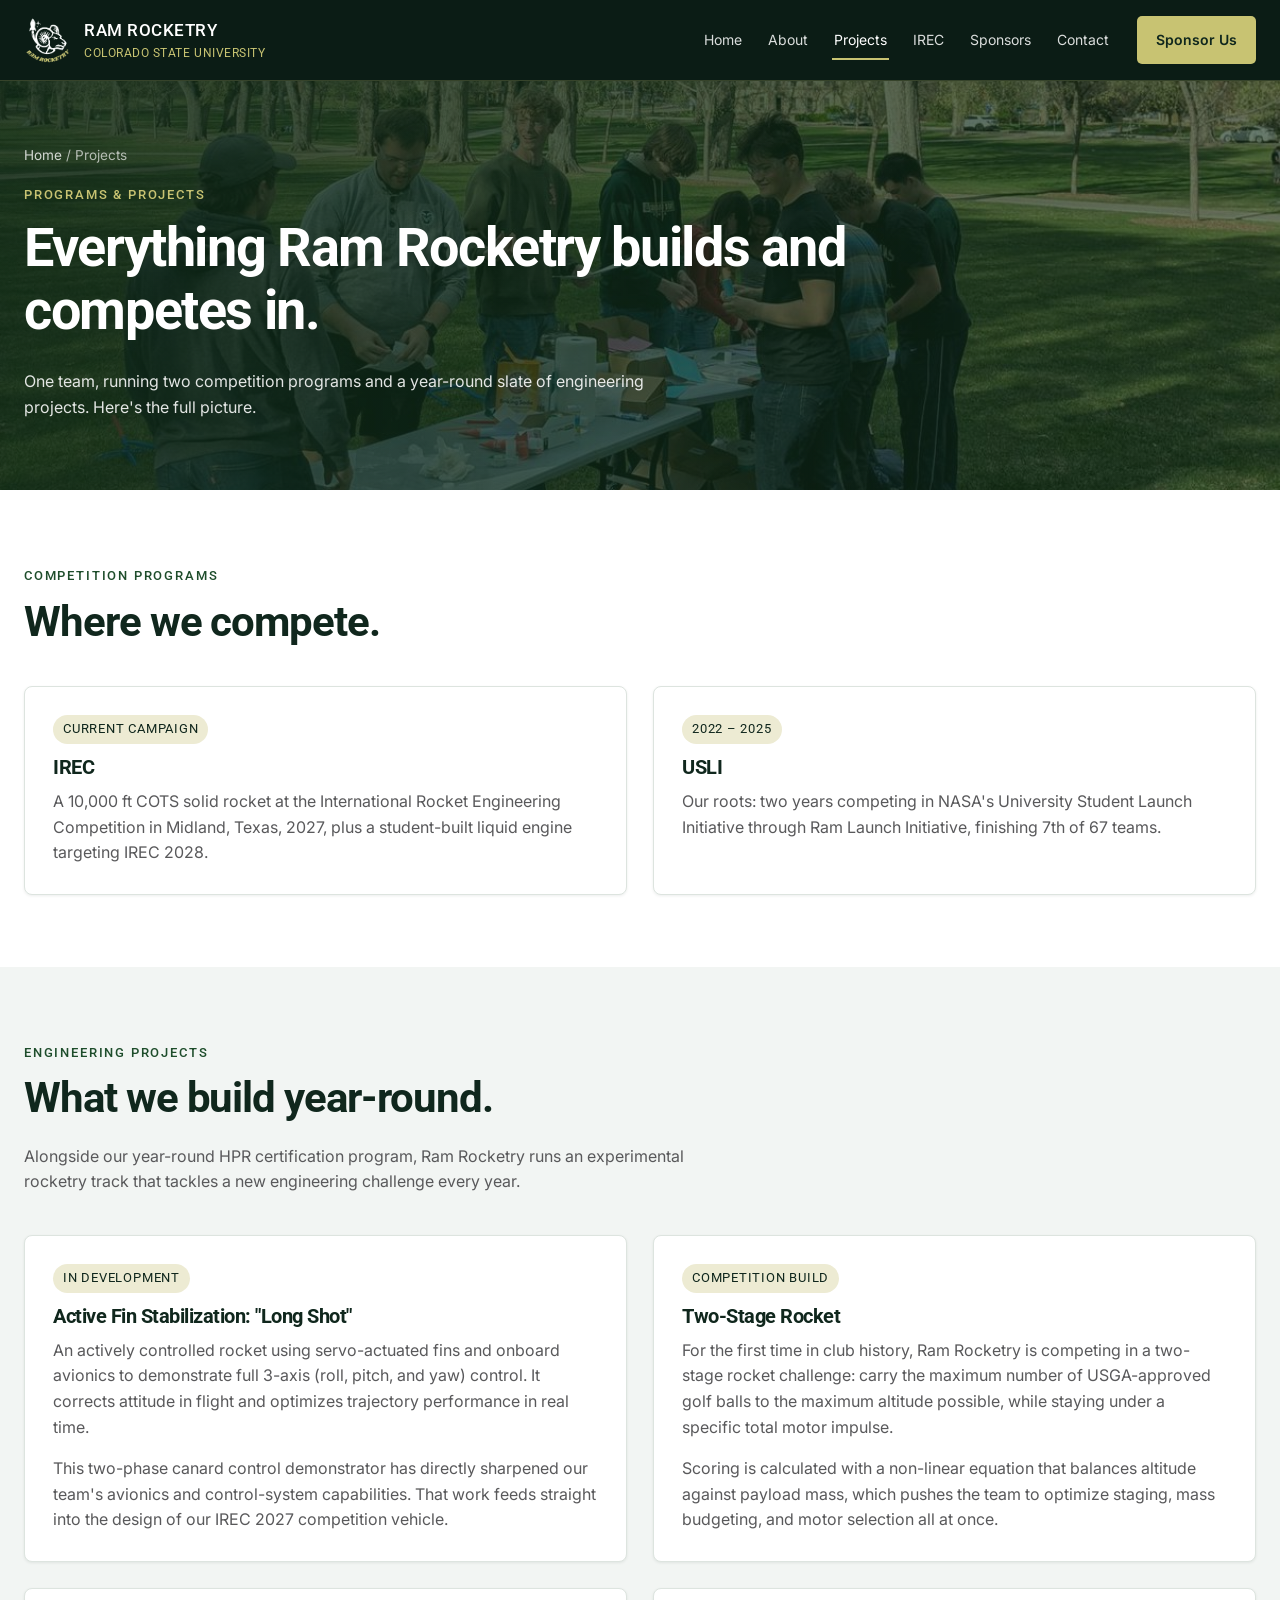
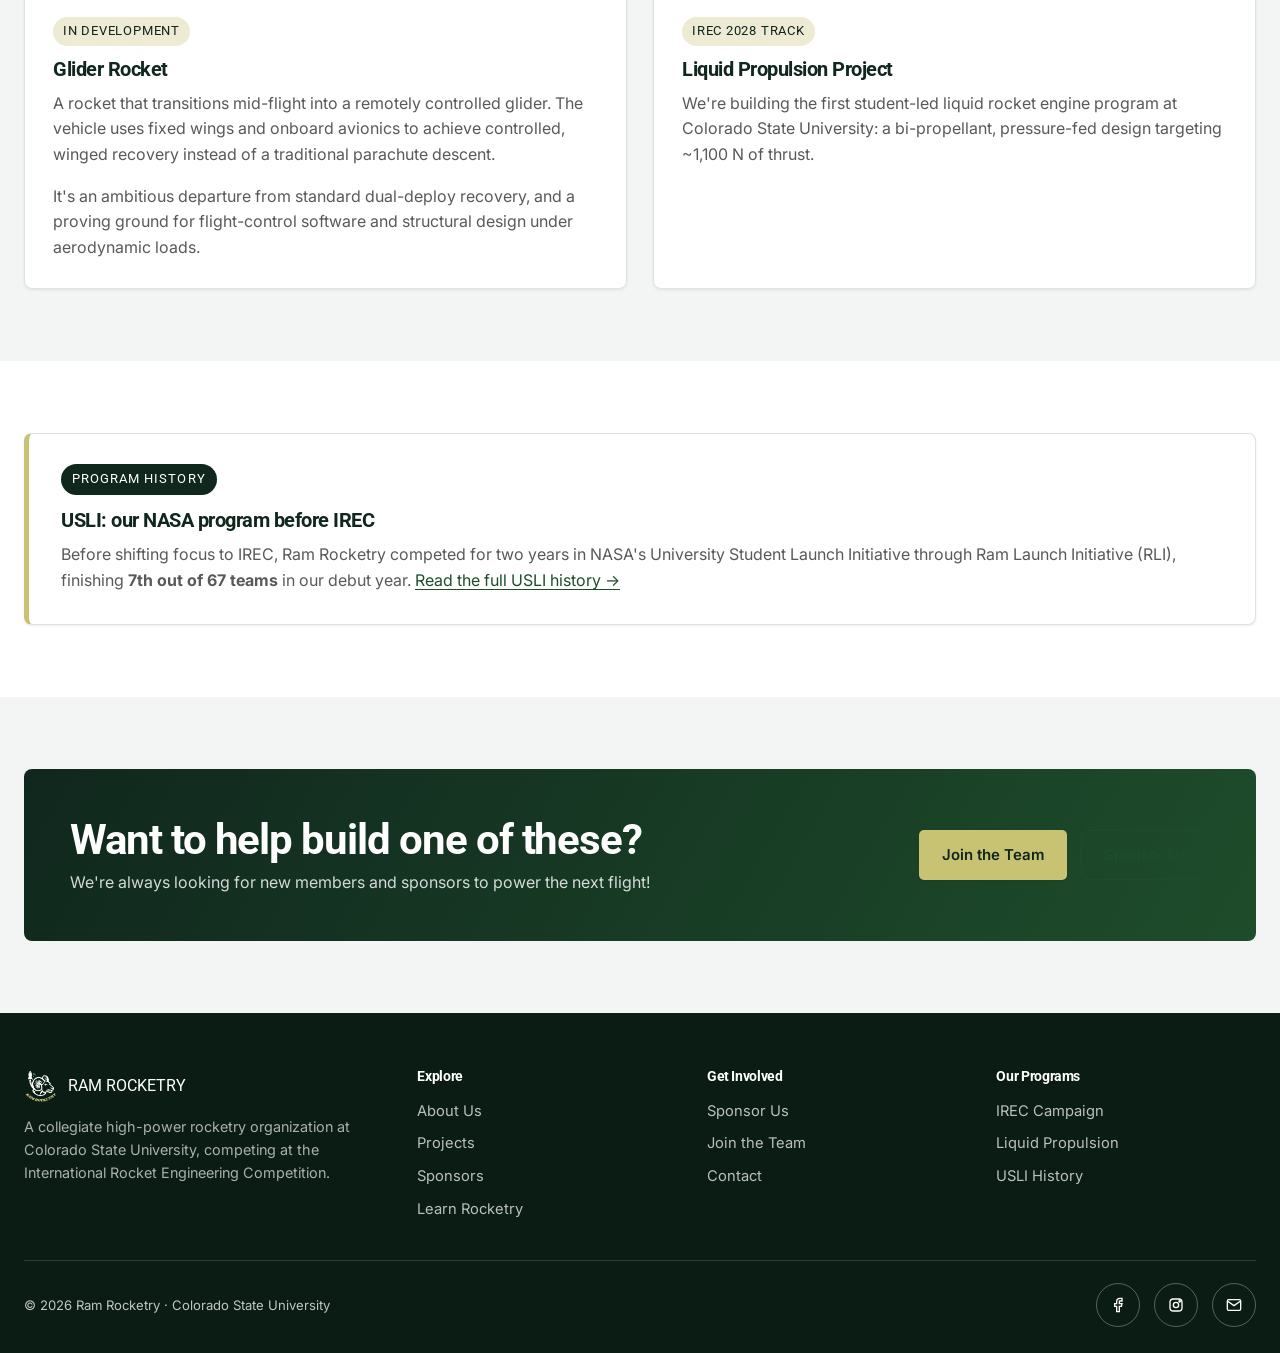
<file: projects.html>
<!doctype html>
<html lang="en">
<head>
<meta charset="UTF-8" />
<meta name="viewport" content="width=device-width, initial-scale=1.0" />
<title>Programs &amp; Projects · Ram Rocketry (CSU)</title>
<meta name="description" content="IREC, USLI, Liquid Propulsion, and the engineering projects Ram Rocketry, the CSU rocketry team, builds and competes in at Colorado State University." />
<link rel="canonical" href="https://jaysuthar0721.github.io/csuirecteam/projects.html" />
<meta property="og:type" content="website" />
<meta property="og:site_name" content="Ram Rocketry" />
<meta property="og:title" content="Programs &amp; Projects · Ram Rocketry (CSU)" />
<meta property="og:description" content="IREC, USLI, Liquid Propulsion, and the engineering projects Ram Rocketry, the CSU rocketry team, builds and competes in at Colorado State University." />
<meta property="og:url" content="https://jaysuthar0721.github.io/csuirecteam/projects.html" />
<meta property="og:image" content="https://jaysuthar0721.github.io/csuirecteam/assets/logo.png" />
<meta name="twitter:card" content="summary" />
<meta name="twitter:title" content="Programs &amp; Projects · Ram Rocketry (CSU)" />
<meta name="twitter:description" content="IREC, USLI, Liquid Propulsion, and the engineering projects Ram Rocketry, the CSU rocketry team, builds and competes in at Colorado State University." />
<meta name="twitter:image" content="https://jaysuthar0721.github.io/csuirecteam/assets/logo.png" />
<link rel="icon" type="image/png" href="assets/favicon.png" />
<link rel="preconnect" href="https://fonts.googleapis.com" />
<link rel="preconnect" href="https://fonts.gstatic.com" crossorigin />
<link href="https://fonts.googleapis.com/css2?family=Roboto:wght@400;500;700;900&family=Inter:wght@400;500;600;700&display=swap" rel="stylesheet" />
<link rel="stylesheet" href="css/style.css" />
<script type="application/ld+json">
{
  "@context": "https://schema.org",
  "@type": "Organization",
  "name": "Ram Rocketry",
  "alternateName": ["CSU Rocketry Team", "CSU IREC Team", "Colorado State University Rocketry", "Ram Rocketry CSU"],
  "url": "https://jaysuthar0721.github.io/csuirecteam/",
  "logo": "https://jaysuthar0721.github.io/csuirecteam/assets/logo.png",
  "sameAs": [
    "https://www.facebook.com/RamRocketry/",
    "https://www.instagram.com/ramrocketrycsu/"
  ]
}
</script>
<script type="application/ld+json">
{
  "@context": "https://schema.org",
  "@type": "BreadcrumbList",
  "itemListElement": [
    {"@type": "ListItem", "position": 1, "name": "Home", "item": "https://jaysuthar0721.github.io/csuirecteam/"},
    {"@type": "ListItem", "position": 2, "name": "Projects", "item": "https://jaysuthar0721.github.io/csuirecteam/projects.html"}
  ]
}
</script>
</head>
<body>
<a class="skip-link" href="#main-content">Skip to content</a>

<header class="site-header">
  <nav class="container nav" aria-label="Main navigation">
    <a href="index.html" class="brand">
      <img src="assets/logo.png" width="48" height="48" alt="Ram Rocketry crest" />
      <span>Ram Rocketry<span class="brand-sub">Colorado State University</span></span>
    </a>
    <button class="nav-toggle" type="button" aria-label="Open navigation" aria-controls="main-navigation" aria-expanded="false">
      <span></span><span></span><span></span>
    </button>
    <ul class="nav-links" id="main-navigation">
      <li><a href="index.html" data-page="index.html">Home</a></li>
      <li><a href="about.html" data-page="about.html">About</a></li>
      <li><a href="projects.html" data-page="projects.html" aria-current="page">Projects</a></li>
      <li><a href="irec.html" data-page="irec.html">IREC</a></li>
      <li><a href="sponsors.html" data-page="sponsors.html">Sponsors</a></li>
      <li><a href="contact.html" data-page="contact.html">Contact</a></li>
      <li><a href="sponsors.html" class="btn btn-gold">Sponsor Us</a></li>
    </ul>
  </nav>
</header>

<main id="main-content" tabindex="-1">

  <section class="page-hero" style="background: linear-gradient(100deg, rgba(15,42,23,0.85) 0%, rgba(15,42,23,0.6) 100%), url('assets/photos/projects-build.jpg') center 65%/cover no-repeat;">
    <div class="container">
      <div class="breadcrumb"><a href="index.html">Home</a> / Projects</div>
      <span class="eyebrow">Programs &amp; Projects</span>
      <h1>Everything Ram Rocketry builds and competes in.</h1>
      <p class="lede" style="max-width:640px;">One team, running two competition programs and a year-round slate of engineering projects. Here's the full picture.</p>
    </div>
  </section>

  <section>
    <div class="container">
      <div class="section-head">
        <span class="eyebrow">Competition Programs</span>
        <h2>Where we compete.</h2>
      </div>
      <div class="grid grid-2">
        <a class="card" href="irec.html">
          <span class="status">Current Campaign</span>
          <h3>IREC</h3>
          <p>A 10,000&nbsp;ft COTS solid rocket at the International Rocket Engineering Competition in Midland, Texas, 2027, plus a student-built liquid engine targeting IREC 2028.</p>        </a>
        <a class="card" href="usli.html">
          <span class="status">2022 – 2025</span>
          <h3>USLI</h3>
          <p>Our roots: two years competing in NASA's University Student Launch Initiative through Ram Launch Initiative, finishing 7th of 67 teams.</p>        </a>
      </div>
    </div>
  </section>

  <section class="section-alt">
    <div class="container">
      <div class="section-head">
        <span class="eyebrow">Engineering Projects</span>
        <h2>What we build year-round.</h2>
        <p>Alongside our year-round HPR certification program, Ram Rocketry runs an experimental rocketry track that tackles a new engineering challenge every year.</p>
      </div>
      <div class="grid grid-2">

        <div class="card">
          <span class="status">In Development</span>
          <h3>Active Fin Stabilization: "Long Shot"</h3>
          <p>An actively controlled rocket using servo-actuated fins and onboard avionics to demonstrate full 3-axis (roll, pitch, and yaw) control. It corrects attitude in flight and optimizes trajectory performance in real time.</p>
          <p style="margin-bottom:0;">This two-phase canard control demonstrator has directly sharpened our team's avionics and control-system capabilities. That work feeds straight into the design of our IREC 2027 competition vehicle.</p>
        </div>

        <div class="card">
          <span class="status">Competition Build</span>
          <h3>Two-Stage Rocket</h3>
          <p>For the first time in club history, Ram Rocketry is competing in a two-stage rocket challenge: carry the maximum number of USGA-approved golf balls to the maximum altitude possible, while staying under a specific total motor impulse.</p>
          <p style="margin-bottom:0;">Scoring is calculated with a non-linear equation that balances altitude against payload mass, which pushes the team to optimize staging, mass budgeting, and motor selection all at once.</p>
        </div>

        <div class="card">
          <span class="status">In Development</span>
          <h3>Glider Rocket</h3>
          <p>A rocket that transitions mid-flight into a remotely controlled glider. The vehicle uses fixed wings and onboard avionics to achieve controlled, winged recovery instead of a traditional parachute descent.</p>
          <p style="margin-bottom:0;">It's an ambitious departure from standard dual-deploy recovery, and a proving ground for flight-control software and structural design under aerodynamic loads.</p>
        </div>

        <a class="card" href="liquid-propulsion.html">
          <span class="status">IREC 2028 Track</span>
          <h3>Liquid Propulsion Project</h3>
          <p>We're building the first student-led liquid rocket engine program at Colorado State University: a bi-propellant, pressure-fed design targeting ~1,100&nbsp;N of thrust.</p>        </a>

      </div>
    </div>
  </section>

  <section>
    <div class="container">
      <div class="callout">
        <span class="tag">Program History</span>
        <h3>USLI: our NASA program before IREC</h3>
        <p style="margin-bottom:0;">Before shifting focus to IREC, Ram Rocketry competed for two years in NASA's University Student Launch Initiative through Ram Launch Initiative (RLI), finishing <strong>7th out of 67 teams</strong> in our debut year. <a href="usli.html">Read the full USLI history →</a></p>
      </div>
    </div>
  </section>

  <section class="section-alt">
    <div class="container">
      <div class="cta-banner" style="background:linear-gradient(120deg, var(--csu-green-dark), var(--csu-green));">
        <div>
          <h2>Want to help build one of these?</h2>
          <p>We're always looking for new members and sponsors to power the next flight!</p>
        </div>
        <div class="btn-row">
          <a href="contact.html" class="btn btn-gold">Join the Team</a>
          <a href="sponsors.html" class="btn btn-outline-dark">Sponsor Us</a>
        </div>
      </div>
    </div>
  </section>

</main>

<footer class="site-footer">
  <div class="container">
    <div class="footer-grid">
      <div>
        <div class="footer-brand"><img src="assets/logo.png" width="48" height="48" alt="Ram Rocketry crest" />Ram Rocketry</div>
        <p style="color:rgba(255,255,255,0.65); font-size:0.9rem;">A collegiate high-power rocketry organization at Colorado State University, competing at the International Rocket Engineering Competition.</p>
      </div>
      <div>
        <h4>Explore</h4>
        <a href="about.html">About Us</a>
        <a href="projects.html">Projects</a>
        <a href="sponsors.html">Sponsors</a>
        <a href="learn-rocketry.html">Learn Rocketry</a>
      </div>
      <div>
        <h4>Get Involved</h4>
        <a href="sponsors.html">Sponsor Us</a>
        <a href="contact.html">Join the Team</a>
        <a href="contact.html">Contact</a>
      </div>
      <div>
        <h4>Our Programs</h4>
        <a href="irec.html">IREC Campaign</a>
        <a href="liquid-propulsion.html">Liquid Propulsion</a>
        <a href="usli.html">USLI History</a>
      </div>
    </div>
    <div class="footer-bottom">
      <span>&copy; <span id="year"></span> Ram Rocketry · Colorado State University</span>
      <div class="social-row">
        <a href="https://www.facebook.com/RamRocketry/" target="_blank" rel="noopener" aria-label="Facebook"><svg viewBox="0 0 24 24" fill="none" stroke-width="2"><path d="M18 2h-3a5 5 0 0 0-5 5v3H7v4h3v8h4v-8h3l1-4h-4V7a1 1 0 0 1 1-1h3z"/></svg></a>
        <a href="https://www.instagram.com/ramrocketrycsu/" target="_blank" rel="noopener" aria-label="Instagram"><svg viewBox="0 0 24 24" fill="none" stroke-width="2"><rect x="3" y="3" width="18" height="18" rx="5"/><circle cx="12" cy="12" r="4"/><circle cx="17.5" cy="6.5" r="1"/></svg></a>
        <a href="mailto:ramrocketry@gmail.com" aria-label="Email"><svg viewBox="0 0 24 24" fill="none" stroke-width="2"><rect x="2" y="4" width="20" height="16" rx="2"/><path d="m22 6-10 7L2 6"/></svg></a>
      </div>
    </div>
  </div>
</footer>

<script src="js/main.js"></script>
</body>
</html>
</file>
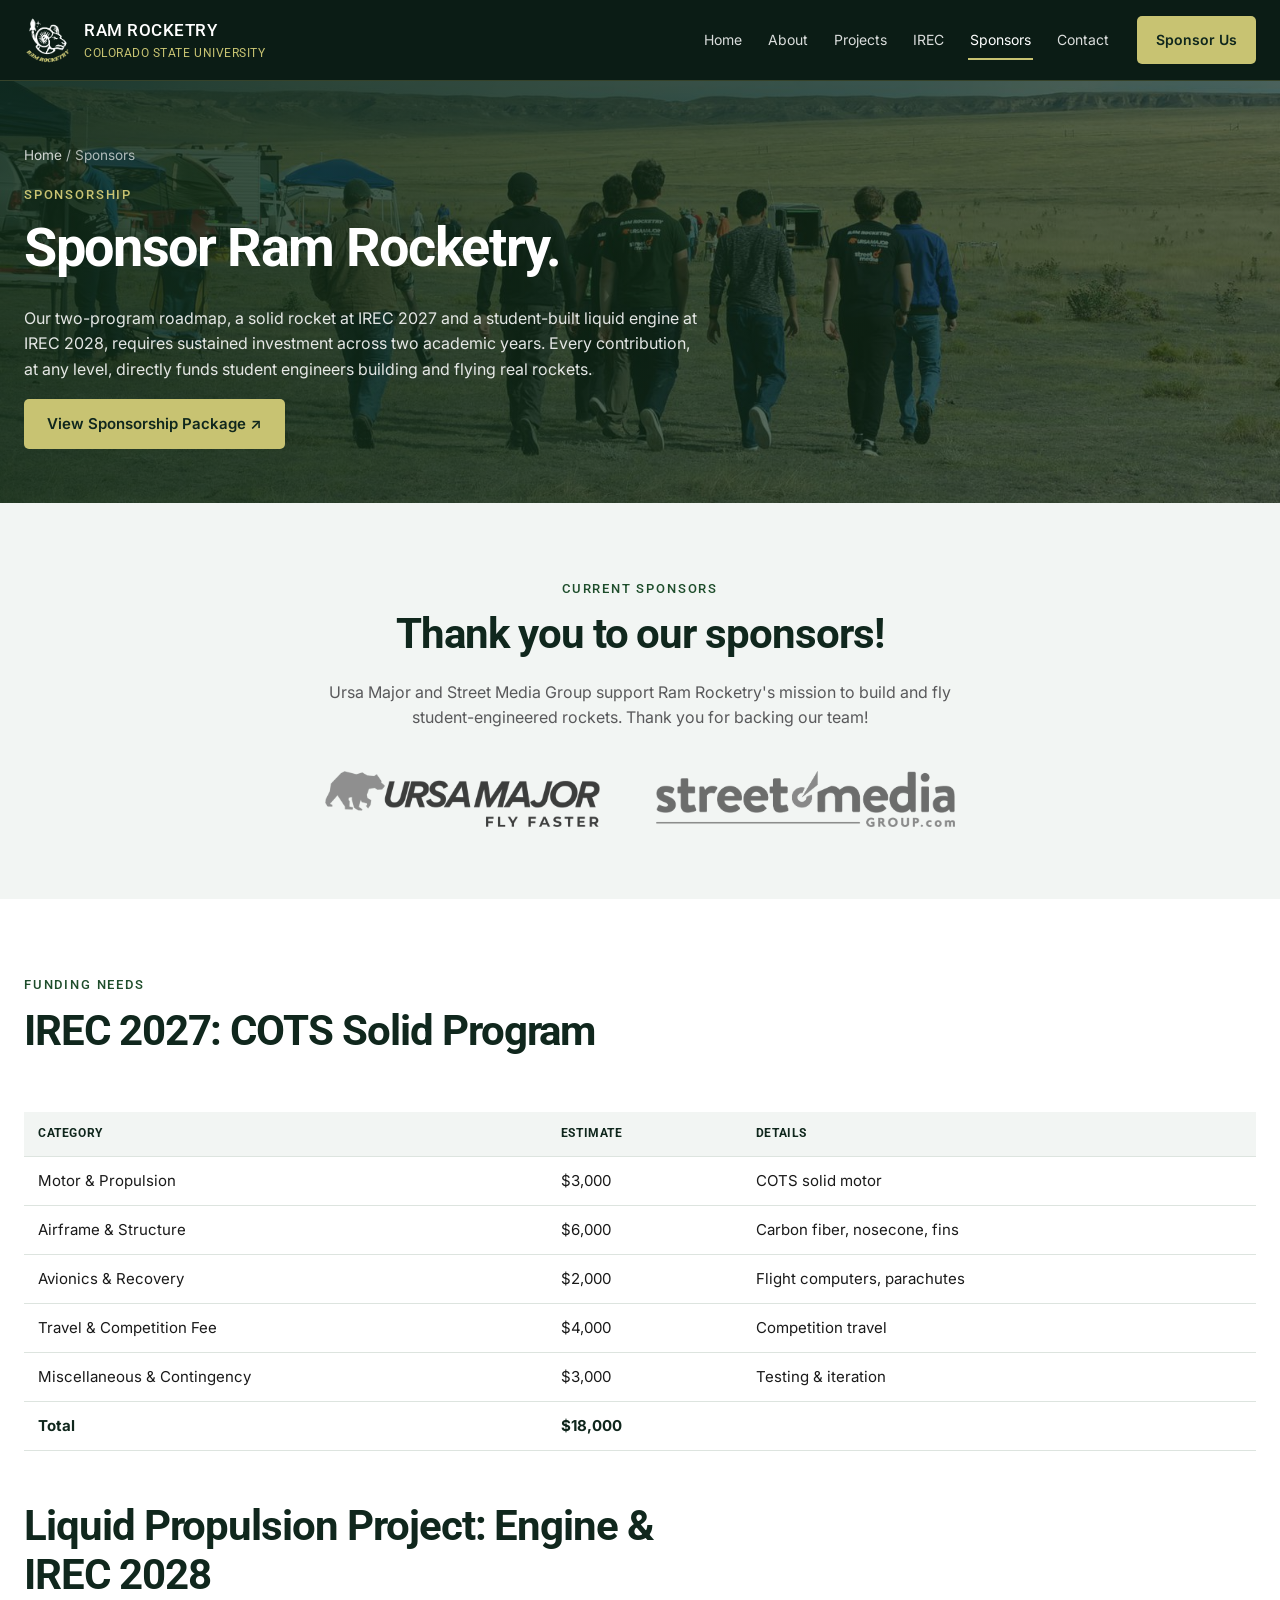
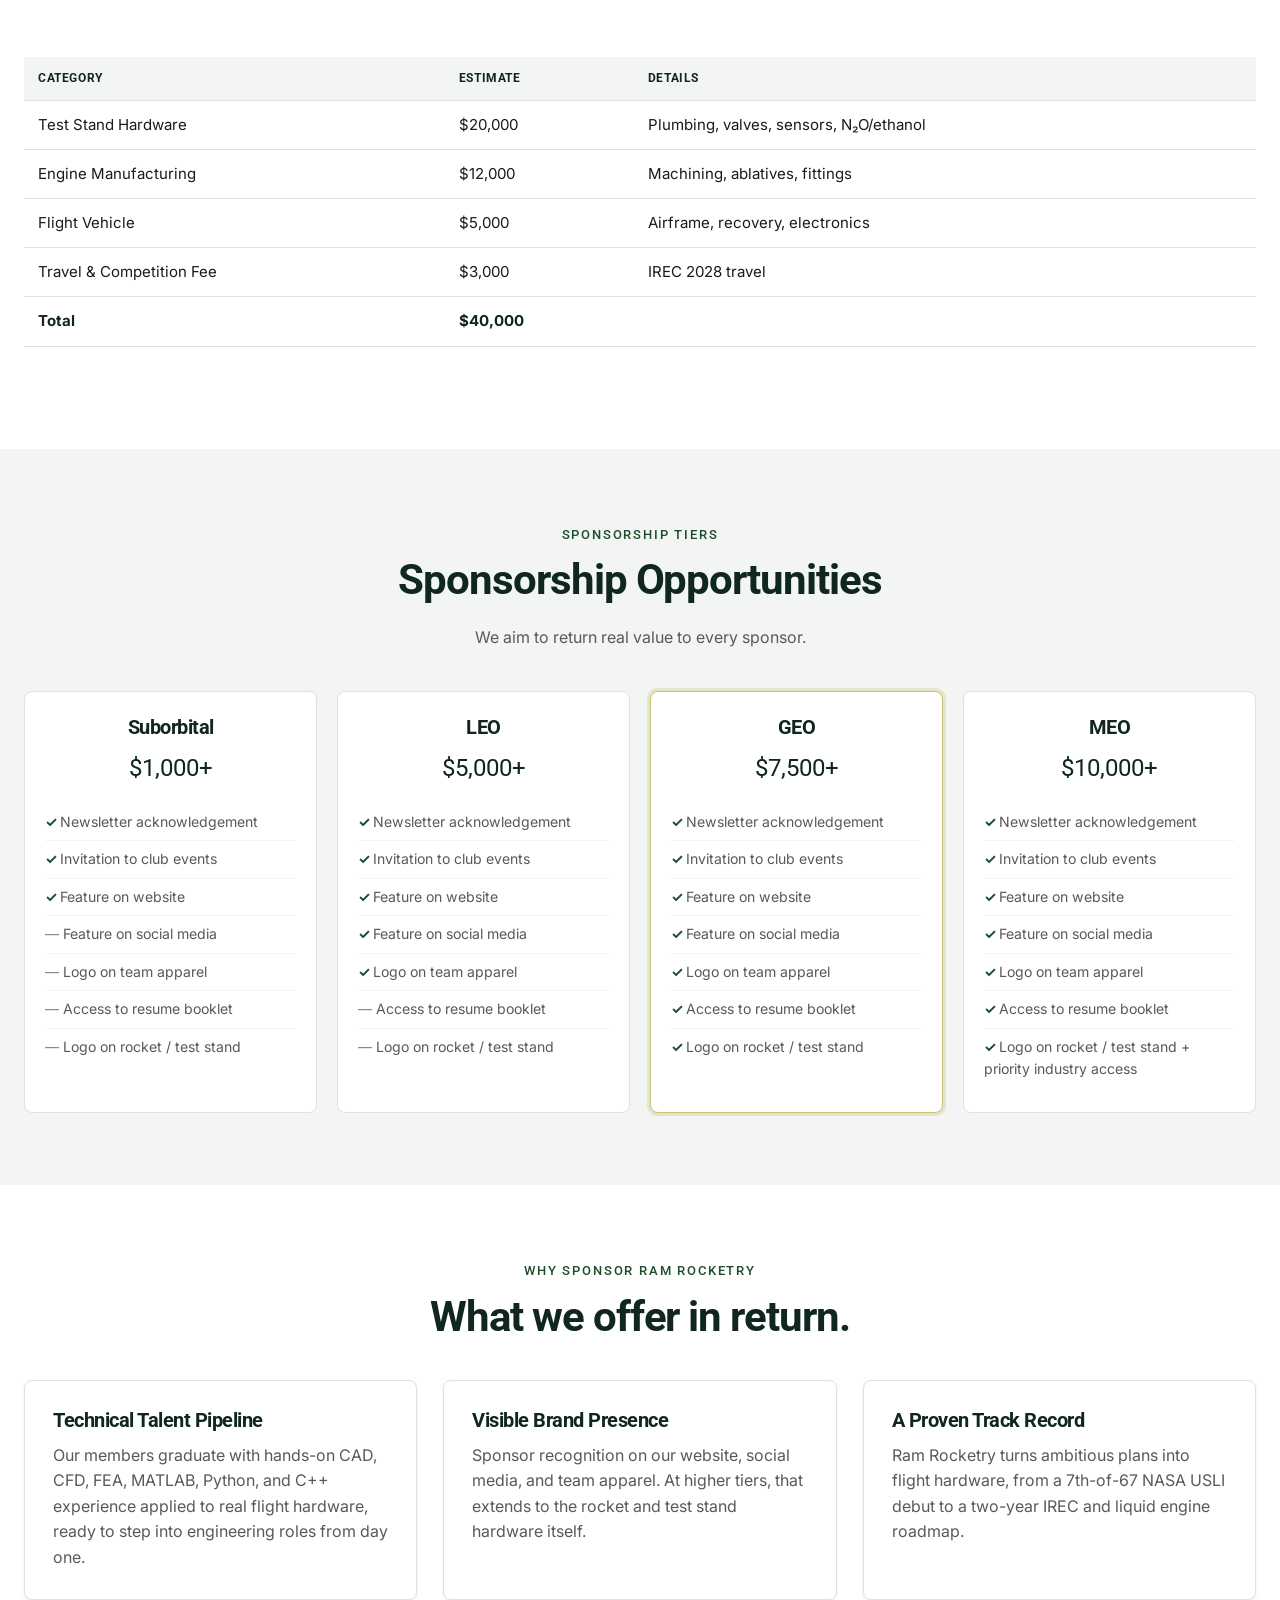
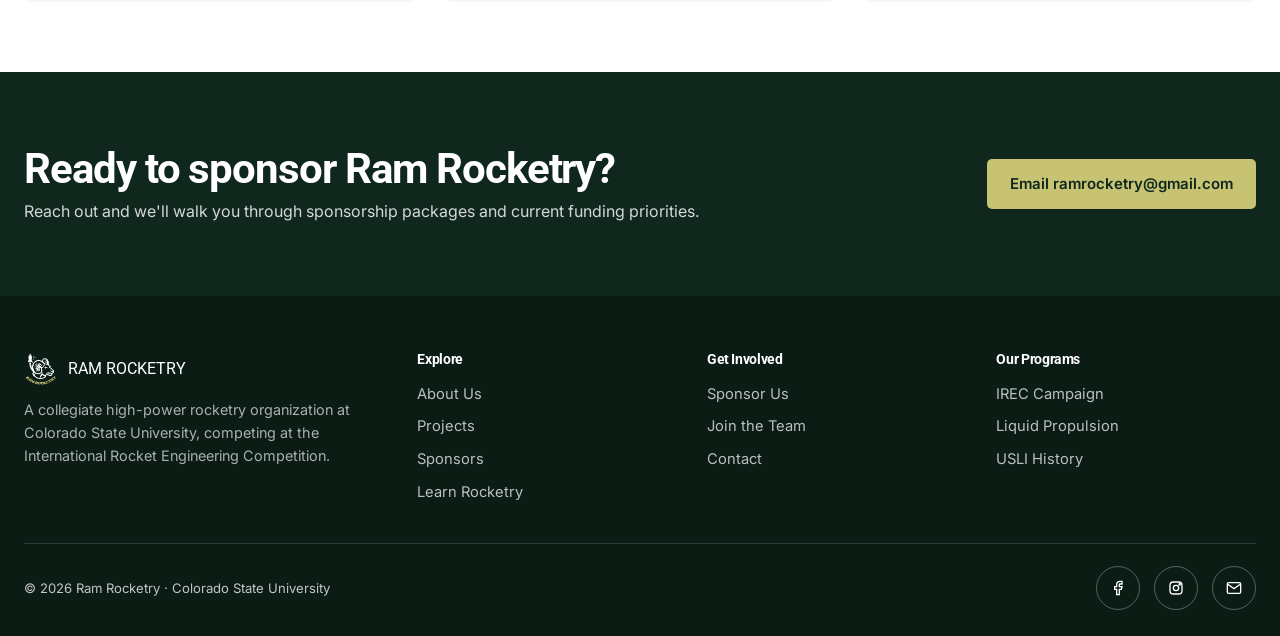
<file: sponsors.html>
<!doctype html>
<html lang="en">
<head>
<meta charset="UTF-8" />
<meta name="viewport" content="width=device-width, initial-scale=1.0" />
<title>Sponsor Ram Rocketry · CSU's IREC Rocketry Team</title>
<meta name="description" content="Sponsorship opportunities and funding needs for Ram Rocketry, the CSU rocketry team's IREC 2027 and Liquid Propulsion campaigns at Colorado State University." />
<link rel="canonical" href="https://jaysuthar0721.github.io/csuirecteam/sponsors.html" />
<meta property="og:type" content="website" />
<meta property="og:site_name" content="Ram Rocketry" />
<meta property="og:title" content="Sponsor Ram Rocketry · CSU's IREC Rocketry Team" />
<meta property="og:description" content="Sponsorship opportunities and funding needs for Ram Rocketry, the CSU rocketry team's IREC 2027 and Liquid Propulsion campaigns at Colorado State University." />
<meta property="og:url" content="https://jaysuthar0721.github.io/csuirecteam/sponsors.html" />
<meta property="og:image" content="https://jaysuthar0721.github.io/csuirecteam/assets/logo.png" />
<meta name="twitter:card" content="summary" />
<meta name="twitter:title" content="Sponsor Ram Rocketry · CSU's IREC Rocketry Team" />
<meta name="twitter:description" content="Sponsorship opportunities and funding needs for Ram Rocketry, the CSU rocketry team's IREC 2027 and Liquid Propulsion campaigns at Colorado State University." />
<meta name="twitter:image" content="https://jaysuthar0721.github.io/csuirecteam/assets/logo.png" />
<link rel="icon" type="image/png" href="assets/favicon.png" />
<link rel="preconnect" href="https://fonts.googleapis.com" />
<link rel="preconnect" href="https://fonts.gstatic.com" crossorigin />
<link href="https://fonts.googleapis.com/css2?family=Roboto:wght@400;500;700;900&family=Inter:wght@400;500;600;700&display=swap" rel="stylesheet" />
<link rel="stylesheet" href="css/style.css" />
<script type="application/ld+json">
{
  "@context": "https://schema.org",
  "@type": "Organization",
  "name": "Ram Rocketry",
  "alternateName": ["CSU Rocketry Team", "CSU IREC Team", "Colorado State University Rocketry", "Ram Rocketry CSU"],
  "url": "https://jaysuthar0721.github.io/csuirecteam/",
  "logo": "https://jaysuthar0721.github.io/csuirecteam/assets/logo.png",
  "sameAs": [
    "https://www.facebook.com/RamRocketry/",
    "https://www.instagram.com/ramrocketrycsu/"
  ]
}
</script>
<script type="application/ld+json">
{
  "@context": "https://schema.org",
  "@type": "BreadcrumbList",
  "itemListElement": [
    {"@type": "ListItem", "position": 1, "name": "Home", "item": "https://jaysuthar0721.github.io/csuirecteam/"},
    {"@type": "ListItem", "position": 2, "name": "Sponsors", "item": "https://jaysuthar0721.github.io/csuirecteam/sponsors.html"}
  ]
}
</script>
</head>
<body>
<a class="skip-link" href="#main-content">Skip to content</a>

<header class="site-header">
  <nav class="container nav" aria-label="Main navigation">
    <a href="index.html" class="brand">
      <img src="assets/logo.png" width="48" height="48" alt="Ram Rocketry crest" />
      <span>Ram Rocketry<span class="brand-sub">Colorado State University</span></span>
    </a>
    <button class="nav-toggle" type="button" aria-label="Open navigation" aria-controls="main-navigation" aria-expanded="false">
      <span></span><span></span><span></span>
    </button>
    <ul class="nav-links" id="main-navigation">
      <li><a href="index.html" data-page="index.html">Home</a></li>
      <li><a href="about.html" data-page="about.html">About</a></li>
      <li><a href="projects.html" data-page="projects.html">Projects</a></li>
      <li><a href="irec.html" data-page="irec.html">IREC</a></li>
      <li><a href="sponsors.html" data-page="sponsors.html" aria-current="page">Sponsors</a></li>
      <li><a href="contact.html" data-page="contact.html">Contact</a></li>
      <li><a href="sponsors.html" class="btn btn-gold">Sponsor Us</a></li>
    </ul>
  </nav>
</header>

<main id="main-content" tabindex="-1">

  <section class="page-hero" style="background: linear-gradient(100deg, rgba(15,42,23,0.85) 0%, rgba(15,42,23,0.6) 100%), url('assets/photos/sponsors-team.jpg') center 55%/cover no-repeat;">
    <div class="container">
      <div class="breadcrumb"><a href="index.html">Home</a> / Sponsors</div>
      <span class="eyebrow">Sponsorship</span>
      <h1>Sponsor Ram Rocketry.</h1>
      <p class="lede" style="max-width:680px;">Our two-program roadmap, a solid rocket at IREC 2027 and a student-built liquid engine at IREC 2028, requires sustained investment across two academic years. Every contribution, at any level, directly funds student engineers building and flying real rockets.</p>
      <div class="btn-row" style="margin-top:8px;">
        <a href="https://drive.google.com/file/d/1o4Ae-Zg-TdSz8-tk1958iQitEedca6Zq/view?usp=sharing" target="_blank" rel="noopener" class="btn btn-gold">View Sponsorship Package ↗</a>
      </div>
    </div>
  </section>

  <section class="section-alt">
    <div class="container">
      <div class="section-head center">
        <span class="eyebrow">Current Sponsors</span>
        <h2>Thank you to our sponsors!</h2>
        <p>Ursa Major and Street Media Group support Ram Rocketry's mission to build and fly student-engineered rockets. Thank you for backing our team!</p>
      </div>
      <div class="sponsor-logos">
        <a href="https://ursamajor.com/" target="_blank" rel="noopener"><img src="assets/sponsors/ursa-major.png" alt="Ursa Major" /></a>
        <a href="https://streetmediagroup.com/" target="_blank" rel="noopener"><img src="assets/sponsors/street-media-group.png" alt="Street Media Group" /></a>
      </div>
    </div>
  </section>

  <section>
    <div class="container">
      <div class="section-head">
        <span class="eyebrow">Funding Needs</span>
        <h2>IREC 2027: COTS Solid Program</h2>
      </div>
      <div class="table-wrap">
        <table>
          <thead><tr><th>Category</th><th>Estimate</th><th>Details</th></tr></thead>
          <tbody>
            <tr><td>Motor &amp; Propulsion</td><td>$3,000</td><td>COTS solid motor</td></tr>
            <tr><td>Airframe &amp; Structure</td><td>$6,000</td><td>Carbon fiber, nosecone, fins</td></tr>
            <tr><td>Avionics &amp; Recovery</td><td>$2,000</td><td>Flight computers, parachutes</td></tr>
            <tr><td>Travel &amp; Competition Fee</td><td>$4,000</td><td>Competition travel</td></tr>
            <tr><td>Miscellaneous &amp; Contingency</td><td>$3,000</td><td>Testing &amp; iteration</td></tr>
          </tbody>
          <tfoot><tr><td>Total</td><td>$18,000</td><td></td></tr></tfoot>
        </table>
      </div>

      <div class="section-head" style="margin-top:20px;">
        <h2>Liquid Propulsion Project: Engine &amp; IREC 2028</h2>
      </div>
      <div class="table-wrap">
        <table>
          <thead><tr><th>Category</th><th>Estimate</th><th>Details</th></tr></thead>
          <tbody>
            <tr><td>Test Stand Hardware</td><td>$20,000</td><td>Plumbing, valves, sensors, N₂O/ethanol</td></tr>
            <tr><td>Engine Manufacturing</td><td>$12,000</td><td>Machining, ablatives, fittings</td></tr>
            <tr><td>Flight Vehicle</td><td>$5,000</td><td>Airframe, recovery, electronics</td></tr>
            <tr><td>Travel &amp; Competition Fee</td><td>$3,000</td><td>IREC 2028 travel</td></tr>
          </tbody>
          <tfoot><tr><td>Total</td><td>$40,000</td><td></td></tr></tfoot>
        </table>
      </div>
    </div>
  </section>

  <section class="section-alt">
    <div class="container">
      <div class="section-head center">
        <span class="eyebrow">Sponsorship Tiers</span>
        <h2>Sponsorship Opportunities</h2>
        <p>We aim to return real value to every sponsor.</p>
      </div>
      <div class="tier-grid">
        <div class="tier">
          <h3>Suborbital</h3>
          <div class="price">$1,000+</div>
          <ul>
            <li class="yes">Newsletter acknowledgement</li>
            <li class="yes">Invitation to club events</li>
            <li class="yes">Feature on website</li>
            <li class="no">Feature on social media</li>
            <li class="no">Logo on team apparel</li>
            <li class="no">Access to resume booklet</li>
            <li class="no">Logo on rocket / test stand</li>
          </ul>
        </div>
        <div class="tier">
          <h3>LEO</h3>
          <div class="price">$5,000+</div>
          <ul>
            <li class="yes">Newsletter acknowledgement</li>
            <li class="yes">Invitation to club events</li>
            <li class="yes">Feature on website</li>
            <li class="yes">Feature on social media</li>
            <li class="yes">Logo on team apparel</li>
            <li class="no">Access to resume booklet</li>
            <li class="no">Logo on rocket / test stand</li>
          </ul>
        </div>
        <div class="tier featured">
          <h3>GEO</h3>
          <div class="price">$7,500+</div>
          <ul>
            <li class="yes">Newsletter acknowledgement</li>
            <li class="yes">Invitation to club events</li>
            <li class="yes">Feature on website</li>
            <li class="yes">Feature on social media</li>
            <li class="yes">Logo on team apparel</li>
            <li class="yes">Access to resume booklet</li>
            <li class="yes">Logo on rocket / test stand</li>
          </ul>
        </div>
        <div class="tier">
          <h3>MEO</h3>
          <div class="price">$10,000+</div>
          <ul>
            <li class="yes">Newsletter acknowledgement</li>
            <li class="yes">Invitation to club events</li>
            <li class="yes">Feature on website</li>
            <li class="yes">Feature on social media</li>
            <li class="yes">Logo on team apparel</li>
            <li class="yes">Access to resume booklet</li>
            <li class="yes">Logo on rocket / test stand + priority industry access</li>
          </ul>
        </div>
      </div>
    </div>
  </section>

  <section>
    <div class="container">
      <div class="section-head center">
        <span class="eyebrow">Why Sponsor Ram Rocketry</span>
        <h2>What we offer in return.</h2>
      </div>
      <div class="grid grid-3">
        <div class="card">
          <h3>Technical Talent Pipeline</h3>
          <p>Our members graduate with hands-on CAD, CFD, FEA, MATLAB, Python, and C++ experience applied to real flight hardware, ready to step into engineering roles from day one.</p>
        </div>
        <div class="card">
          <h3>Visible Brand Presence</h3>
          <p>Sponsor recognition on our website, social media, and team apparel. At higher tiers, that extends to the rocket and test stand hardware itself.</p>
        </div>
        <div class="card">
          <h3>A Proven Track Record</h3>
          <p>Ram Rocketry turns ambitious plans into flight hardware, from a 7th-of-67 NASA USLI debut to a two-year IREC and liquid engine roadmap.</p>
        </div>
      </div>
    </div>
  </section>

  <section class="section-dark">
    <div class="container">
      <div class="cta-banner" style="background:none; padding:0;">
        <div>
          <h2>Ready to sponsor Ram Rocketry?</h2>
          <p>Reach out and we'll walk you through sponsorship packages and current funding priorities.</p>
        </div>
        <a href="mailto:ramrocketry@gmail.com" class="btn btn-gold">Email ramrocketry@gmail.com</a>
      </div>
    </div>
  </section>

</main>

<footer class="site-footer">
  <div class="container">
    <div class="footer-grid">
      <div>
        <div class="footer-brand"><img src="assets/logo.png" width="48" height="48" alt="Ram Rocketry crest" />Ram Rocketry</div>
        <p style="color:rgba(255,255,255,0.65); font-size:0.9rem;">A collegiate high-power rocketry organization at Colorado State University, competing at the International Rocket Engineering Competition.</p>
      </div>
      <div>
        <h4>Explore</h4>
        <a href="about.html">About Us</a>
        <a href="projects.html">Projects</a>
        <a href="sponsors.html">Sponsors</a>
        <a href="learn-rocketry.html">Learn Rocketry</a>
      </div>
      <div>
        <h4>Get Involved</h4>
        <a href="sponsors.html">Sponsor Us</a>
        <a href="contact.html">Join the Team</a>
        <a href="contact.html">Contact</a>
      </div>
      <div>
        <h4>Our Programs</h4>
        <a href="irec.html">IREC Campaign</a>
        <a href="liquid-propulsion.html">Liquid Propulsion</a>
        <a href="usli.html">USLI History</a>
      </div>
    </div>
    <div class="footer-bottom">
      <span>&copy; <span id="year"></span> Ram Rocketry · Colorado State University</span>
      <div class="social-row">
        <a href="https://www.facebook.com/RamRocketry/" target="_blank" rel="noopener" aria-label="Facebook"><svg viewBox="0 0 24 24" fill="none" stroke-width="2"><path d="M18 2h-3a5 5 0 0 0-5 5v3H7v4h3v8h4v-8h3l1-4h-4V7a1 1 0 0 1 1-1h3z"/></svg></a>
        <a href="https://www.instagram.com/ramrocketrycsu/" target="_blank" rel="noopener" aria-label="Instagram"><svg viewBox="0 0 24 24" fill="none" stroke-width="2"><rect x="3" y="3" width="18" height="18" rx="5"/><circle cx="12" cy="12" r="4"/><circle cx="17.5" cy="6.5" r="1"/></svg></a>
        <a href="mailto:ramrocketry@gmail.com" aria-label="Email"><svg viewBox="0 0 24 24" fill="none" stroke-width="2"><rect x="2" y="4" width="20" height="16" rx="2"/><path d="m22 6-10 7L2 6"/></svg></a>
      </div>
    </div>
  </div>
</footer>

<script src="js/main.js"></script>
</body>
</html>
</file>
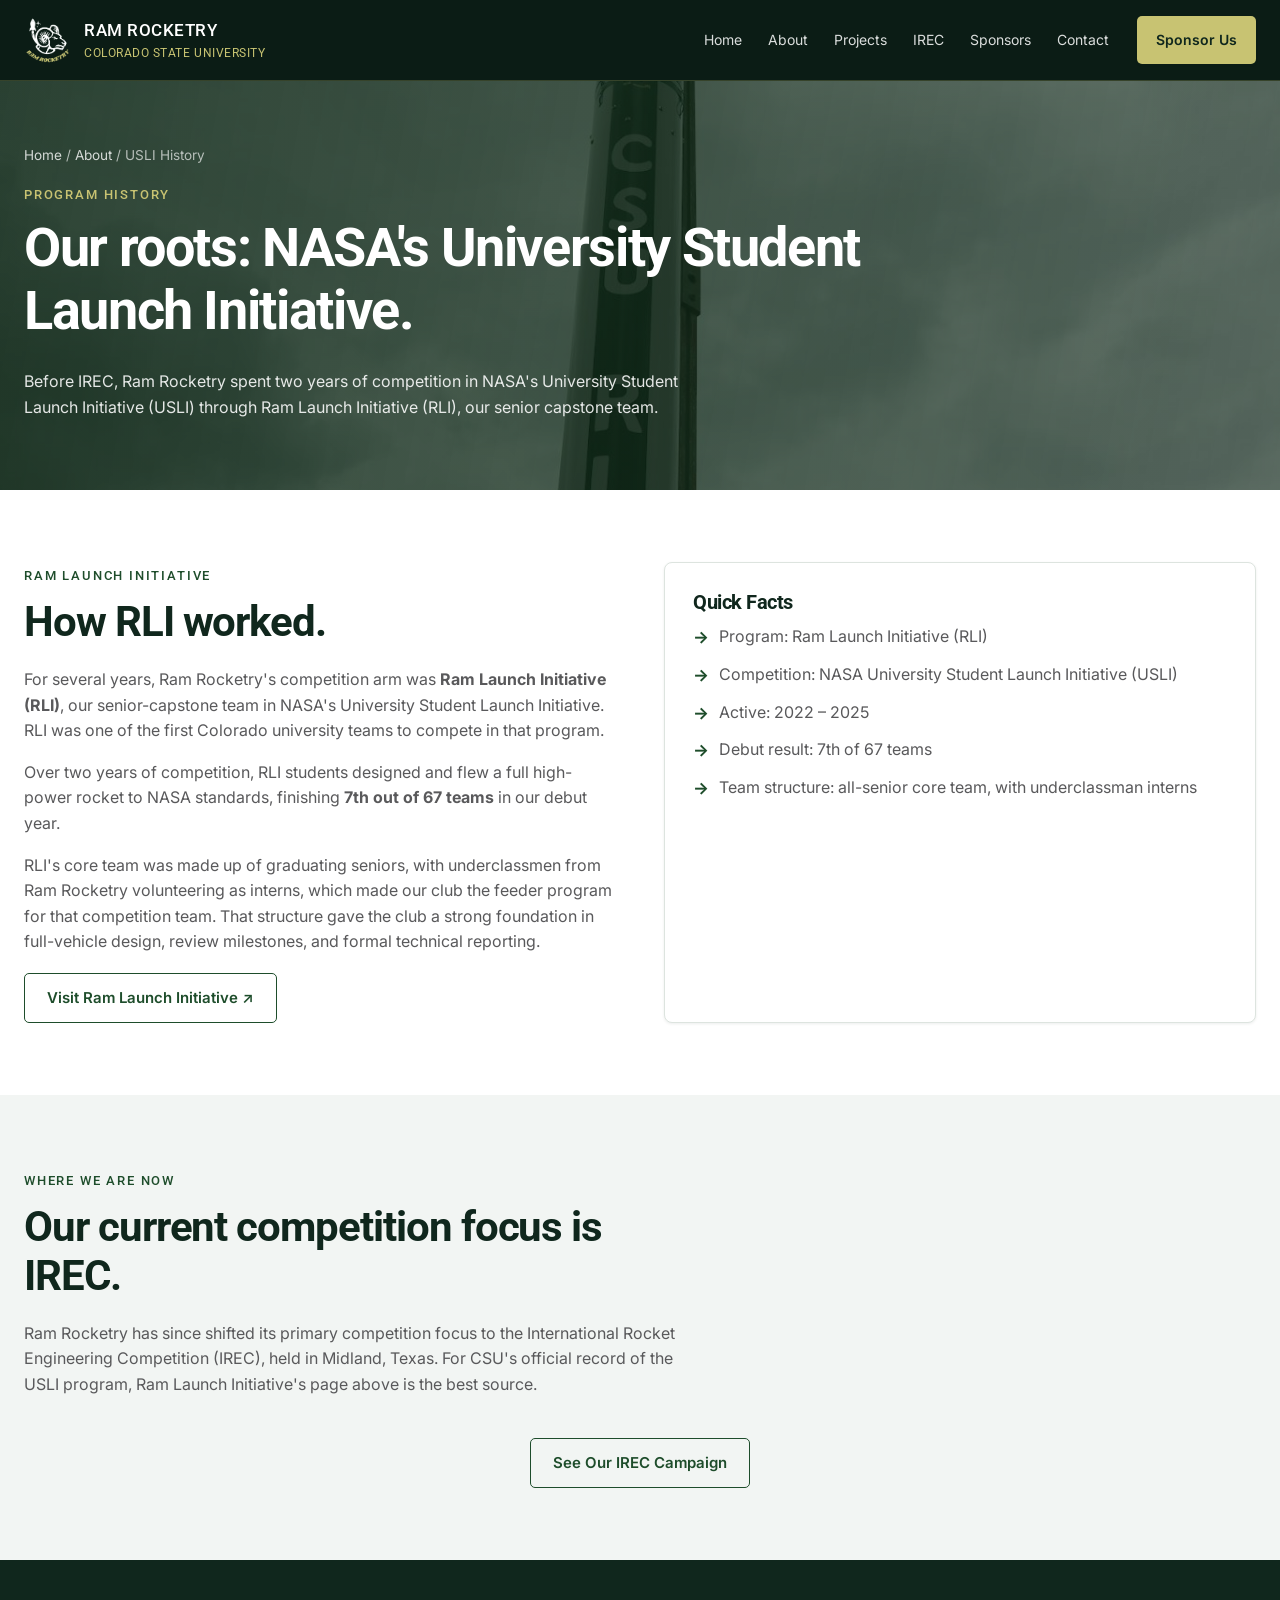
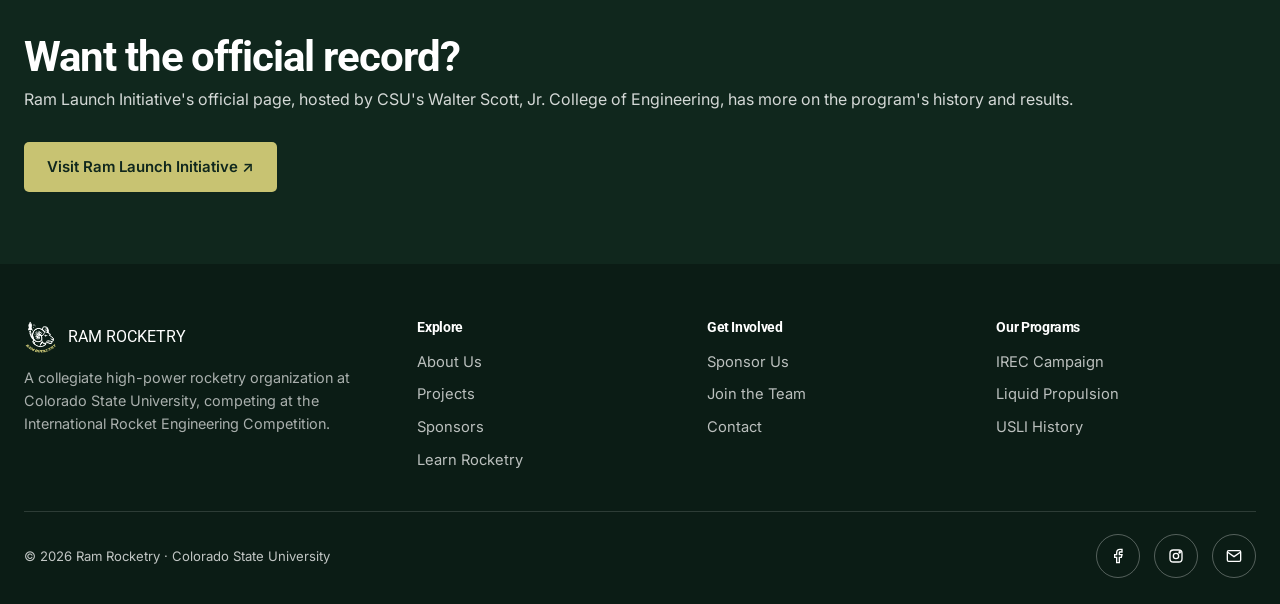
<file: usli.html>
<!doctype html>
<html lang="en">
<head>
<meta charset="UTF-8" />
<meta name="viewport" content="width=device-width, initial-scale=1.0" />
<title>USLI History · Ram Launch Initiative · Ram Rocketry (CSU)</title>
<meta name="description" content="Ram Rocketry's history in NASA's University Student Launch Initiative (USLI) through Ram Launch Initiative (RLI), the CSU rocketry team's former NASA capstone program." />
<link rel="canonical" href="https://jaysuthar0721.github.io/csuirecteam/usli.html" />
<meta property="og:type" content="website" />
<meta property="og:site_name" content="Ram Rocketry" />
<meta property="og:title" content="USLI History · Ram Launch Initiative · Ram Rocketry (CSU)" />
<meta property="og:description" content="Ram Rocketry's history in NASA's University Student Launch Initiative (USLI) through Ram Launch Initiative (RLI), the CSU rocketry team's former NASA capstone program." />
<meta property="og:url" content="https://jaysuthar0721.github.io/csuirecteam/usli.html" />
<meta property="og:image" content="https://jaysuthar0721.github.io/csuirecteam/assets/logo.png" />
<meta name="twitter:card" content="summary" />
<meta name="twitter:title" content="USLI History · Ram Launch Initiative · Ram Rocketry (CSU)" />
<meta name="twitter:description" content="Ram Rocketry's history in NASA's University Student Launch Initiative (USLI) through Ram Launch Initiative (RLI), the CSU rocketry team's former NASA capstone program." />
<meta name="twitter:image" content="https://jaysuthar0721.github.io/csuirecteam/assets/logo.png" />
<link rel="icon" type="image/png" href="assets/favicon.png" />
<link rel="preconnect" href="https://fonts.googleapis.com" />
<link rel="preconnect" href="https://fonts.gstatic.com" crossorigin />
<link href="https://fonts.googleapis.com/css2?family=Roboto:wght@400;500;700;900&family=Inter:wght@400;500;600;700&display=swap" rel="stylesheet" />
<link rel="stylesheet" href="css/style.css" />
<script type="application/ld+json">
{
  "@context": "https://schema.org",
  "@type": "Organization",
  "name": "Ram Rocketry",
  "alternateName": ["CSU Rocketry Team", "CSU IREC Team", "Colorado State University Rocketry", "Ram Rocketry CSU"],
  "url": "https://jaysuthar0721.github.io/csuirecteam/",
  "logo": "https://jaysuthar0721.github.io/csuirecteam/assets/logo.png",
  "sameAs": [
    "https://www.facebook.com/RamRocketry/",
    "https://www.instagram.com/ramrocketrycsu/"
  ]
}
</script>
<script type="application/ld+json">
{
  "@context": "https://schema.org",
  "@type": "BreadcrumbList",
  "itemListElement": [
    {"@type": "ListItem", "position": 1, "name": "Home", "item": "https://jaysuthar0721.github.io/csuirecteam/"},
    {"@type": "ListItem", "position": 2, "name": "About", "item": "https://jaysuthar0721.github.io/csuirecteam/about.html"},
    {"@type": "ListItem", "position": 3, "name": "USLI History", "item": "https://jaysuthar0721.github.io/csuirecteam/usli.html"}
  ]
}
</script>
</head>
<body>
<a class="skip-link" href="#main-content">Skip to content</a>

<header class="site-header">
  <nav class="container nav" aria-label="Main navigation">
    <a href="index.html" class="brand">
      <img src="assets/logo.png" width="48" height="48" alt="Ram Rocketry crest" />
      <span>Ram Rocketry<span class="brand-sub">Colorado State University</span></span>
    </a>
    <button class="nav-toggle" type="button" aria-label="Open navigation" aria-controls="main-navigation" aria-expanded="false">
      <span></span><span></span><span></span>
    </button>
    <ul class="nav-links" id="main-navigation">
      <li><a href="index.html" data-page="index.html">Home</a></li>
      <li><a href="about.html" data-page="about.html">About</a></li>
      <li><a href="projects.html" data-page="projects.html">Projects</a></li>
      <li><a href="irec.html" data-page="irec.html">IREC</a></li>
      <li><a href="sponsors.html" data-page="sponsors.html">Sponsors</a></li>
      <li><a href="contact.html" data-page="contact.html">Contact</a></li>
      <li><a href="sponsors.html" class="btn btn-gold">Sponsor Us</a></li>
    </ul>
  </nav>
</header>

<main id="main-content" tabindex="-1">

  <section class="page-hero" style="background: linear-gradient(100deg, rgba(15,42,23,0.85) 0%, rgba(15,42,23,0.6) 100%), url('assets/photos/usli-rocket.jpg') center/cover no-repeat;">
    <div class="container">
      <div class="breadcrumb"><a href="index.html">Home</a> / <a href="about.html">About</a> / USLI History</div>
      <span class="eyebrow">Program History</span>
      <h1>Our roots: NASA's University Student Launch Initiative.</h1>
      <p class="lede" style="max-width:680px;">Before IREC, Ram Rocketry spent two years of competition in NASA's University Student Launch Initiative (USLI) through Ram Launch Initiative (RLI), our senior capstone team.</p>
    </div>
  </section>

  <section>
    <div class="container split">
      <div>
        <span class="eyebrow">Ram Launch Initiative</span>
        <h2>How RLI worked.</h2>
        <p>For several years, Ram Rocketry's competition arm was <strong>Ram Launch Initiative (RLI)</strong>, our senior-capstone team in NASA's University Student Launch Initiative. RLI was one of the first Colorado university teams to compete in that program.</p>
        <p>Over two years of competition, RLI students designed and flew a full high-power rocket to NASA standards, finishing <strong>7th out of 67 teams</strong> in our debut year.</p>
        <p style="margin-bottom:0;">RLI's core team was made up of graduating seniors, with underclassmen from Ram Rocketry volunteering as interns, which made our club the feeder program for that competition team. That structure gave the club a strong foundation in full-vehicle design, review milestones, and formal technical reporting.</p>
        <a href="https://www.engr.colostate.edu/organizations/ramlaunch/" target="_blank" rel="noopener" class="btn btn-outline-dark" style="margin-top:18px;">Visit Ram Launch Initiative ↗</a>
      </div>
      <div class="card">
        <h3>Quick Facts</h3>
        <ul class="list-check">
          <li>Program: Ram Launch Initiative (RLI)</li>
          <li>Competition: NASA University Student Launch Initiative (USLI)</li>
          <li>Active: 2022 – 2025</li>
          <li>Debut result: 7th of 67 teams</li>
          <li>Team structure: all-senior core team, with underclassman interns</li>
        </ul>
      </div>
    </div>
  </section>

  <section class="section-alt">
    <div class="container">
      <div class="section-head">
        <span class="eyebrow">Where We Are Now</span>
        <h2>Our current competition focus is IREC.</h2>
        <p style="margin-bottom:0;">Ram Rocketry has since shifted its primary competition focus to the International Rocket Engineering Competition (IREC), held in Midland, Texas. For CSU's official record of the USLI program, Ram Launch Initiative's page above is the best source.</p>
      </div>
      <div class="text-center" style="margin-top:8px;">
        <a href="irec.html" class="btn btn-outline-dark">See Our IREC Campaign</a>
      </div>
    </div>
  </section>

  <section class="section-dark">
    <div class="container">
      <div class="cta-banner" style="background:none; padding:0;">
        <div>
          <h2>Want the official record?</h2>
          <p>Ram Launch Initiative's official page, hosted by CSU's Walter Scott, Jr. College of Engineering, has more on the program's history and results.</p>
        </div>
        <a href="https://www.engr.colostate.edu/organizations/ramlaunch/" target="_blank" rel="noopener" class="btn btn-gold">Visit Ram Launch Initiative ↗</a>
      </div>
    </div>
  </section>

</main>

<footer class="site-footer">
  <div class="container">
    <div class="footer-grid">
      <div>
        <div class="footer-brand"><img src="assets/logo.png" width="48" height="48" alt="Ram Rocketry crest" />Ram Rocketry</div>
        <p style="color:rgba(255,255,255,0.65); font-size:0.9rem;">A collegiate high-power rocketry organization at Colorado State University, competing at the International Rocket Engineering Competition.</p>
      </div>
      <div>
        <h4>Explore</h4>
        <a href="about.html">About Us</a>
        <a href="projects.html">Projects</a>
        <a href="sponsors.html">Sponsors</a>
        <a href="learn-rocketry.html">Learn Rocketry</a>
      </div>
      <div>
        <h4>Get Involved</h4>
        <a href="sponsors.html">Sponsor Us</a>
        <a href="contact.html">Join the Team</a>
        <a href="contact.html">Contact</a>
      </div>
      <div>
        <h4>Our Programs</h4>
        <a href="irec.html">IREC Campaign</a>
        <a href="liquid-propulsion.html">Liquid Propulsion</a>
        <a href="usli.html">USLI History</a>
      </div>
    </div>
    <div class="footer-bottom">
      <span>&copy; <span id="year"></span> Ram Rocketry · Colorado State University</span>
      <div class="social-row">
        <a href="https://www.facebook.com/RamRocketry/" target="_blank" rel="noopener" aria-label="Facebook"><svg viewBox="0 0 24 24" fill="none" stroke-width="2"><path d="M18 2h-3a5 5 0 0 0-5 5v3H7v4h3v8h4v-8h3l1-4h-4V7a1 1 0 0 1 1-1h3z"/></svg></a>
        <a href="https://www.instagram.com/ramrocketrycsu/" target="_blank" rel="noopener" aria-label="Instagram"><svg viewBox="0 0 24 24" fill="none" stroke-width="2"><rect x="3" y="3" width="18" height="18" rx="5"/><circle cx="12" cy="12" r="4"/><circle cx="17.5" cy="6.5" r="1"/></svg></a>
        <a href="mailto:ramrocketry@gmail.com" aria-label="Email"><svg viewBox="0 0 24 24" fill="none" stroke-width="2"><rect x="2" y="4" width="20" height="16" rx="2"/><path d="m22 6-10 7L2 6"/></svg></a>
      </div>
    </div>
  </div>
</footer>

<script src="js/main.js"></script>
</body>
</html>
</file>
<file: css/style.css>
/* ============================================================
   Ram Rocketry — Colorado State University
   ============================================================ */

:root {
  --csu-green: #1E4D2B;
  --csu-green-dark: #10271D;
  --csu-green-mid: #285C36;
  --csu-gold: #C8C372;
  --csu-gold-light: #EDEBD3;
  --accent-orange: #D9782D;
  --ink: #1A1A1A;
  --gray-700: #59595B;
  --gray-500: #83837f;
  --gray-200: #DDE4DF;
  --gray-100: #F2F5F3;
  --bg: #FFFFFF;
  --bg-alt: #F2F5F3;
  --radius: 8px;
  --shadow-sm: 0 1px 3px rgba(15, 42, 23, 0.08);
  --shadow-md: 0 8px 24px rgba(15, 42, 23, 0.12);
  --max-width: 1280px;
  --font-head: "Roboto", Arial, Helvetica, sans-serif;
  --font-body: "Inter", -apple-system, BlinkMacSystemFont, "Segoe UI", sans-serif;
}

* { box-sizing: border-box; }
html { scroll-behavior: smooth; scroll-padding-top: 100px; }

body {
  margin: 0;
  font-family: var(--font-body);
  color: var(--ink);
  background: var(--bg);
  line-height: 1.6;
  -webkit-font-smoothing: antialiased;
  overflow-x: hidden;
}

img { max-width: 100%; display: block; }

h1, h2, h3, h4 {
  font-family: var(--font-head);
  letter-spacing: -0.025em;
  line-height: 1.16;
  color: var(--csu-green-dark);
  margin: 0 0 0.5em;
}

h1 { font-size: clamp(2.1rem, 5vw, 3.4rem); }
h2 { font-size: clamp(1.8rem, 3.3vw, 2.7rem); }
h3 { font-size: 1.25rem; }

p { margin: 0 0 1em; color: var(--gray-700); }

a { color: var(--csu-green); text-decoration: none; }
a:hover { color: var(--accent-orange); }

.container {
  max-width: var(--max-width);
  margin: 0 auto;
  padding: 0 24px;
}

.eyebrow {
  display: inline-flex;
  align-items: center;
  gap: 8px;
  font-family: var(--font-head);
  text-transform: uppercase;
  letter-spacing: 0.14em;
  font-size: 0.8125rem;
  color: var(--csu-green);
  font-weight: 500;
  margin-bottom: 10px;
}
.hero .eyebrow,
.page-hero .eyebrow,
.section-dark .eyebrow { color: var(--csu-gold); }

section { padding: 72px 0; }
.section-alt { background: var(--bg-alt); }
.section-dark {
  background: var(--csu-green-dark);
  color: #fff;
}
.section-dark h1, .section-dark h2, .section-dark h3 { color: #fff; }
.section-dark p { color: rgba(255,255,255,0.82); }

.section-head { max-width: 680px; margin-bottom: 40px; }
.section-head.center { margin-left: auto; margin-right: auto; text-align: center; }

/* ---------- Buttons ---------- */
.btn {
  display: inline-flex;
  align-items: center;
  gap: 8px;
  justify-content: center;
  min-height: 48px;
  padding: 12px 22px;
  border-radius: 5px;
  font-family: var(--font-body);
  font-size: 0.9375rem;
  letter-spacing: 0;
  font-weight: 600;
  border: 1px solid transparent;
  cursor: pointer;
  transition: transform 0.15s ease, box-shadow 0.15s ease, background 0.15s ease, color 0.15s ease;
}
.btn:hover { transform: translateY(-2px); }
.btn-gold { background: var(--csu-gold); color: var(--csu-green-dark); box-shadow: var(--shadow-sm); }
.btn-gold:hover { background: #d8d38c; color: var(--csu-green-dark); }
.btn-outline { border-color: rgba(255,255,255,0.55); color: #fff; }
.btn-outline:hover { border-color: #fff; color: #fff; background: rgba(255,255,255,0.08); }
.btn-outline-dark { border-color: var(--csu-green); color: var(--csu-green); }
.btn-outline-dark:hover { background: var(--csu-green); color: #fff; }
.btn-orange { background: #AC4E14; color: #fff; }
.btn-orange:hover { background: #913F0E; color: #fff; }
.btn-row { display: flex; flex-wrap: wrap; gap: 14px; }

/* ---------- Header / Nav ---------- */
.site-header {
  position: sticky;
  top: 0;
  z-index: 100;
  background: #0B1C15;
  border-bottom: 1px solid rgba(200,195,114,0.23);
}
.nav {
  display: flex;
  align-items: center;
  justify-content: space-between;
  padding: 16px 24px;
}
.brand {
  display: flex;
  align-items: center;
  gap: 12px;
  color: #fff;
  font-family: var(--font-head);
  text-transform: uppercase;
  letter-spacing: 0.03em;
  font-size: 1.05rem;
  font-weight: 500;
}
.brand:hover { color: var(--csu-gold); }
.brand img { width: 48px; height: 48px; object-fit: contain; }
.brand .brand-sub {
  display: block;
  font-size: 0.75rem;
  letter-spacing: 0.045em;
  color: var(--csu-gold);
  font-weight: 400;
}

.nav-links {
  display: flex;
  align-items: center;
  gap: 22px;
  list-style: none;
  margin: 0;
  padding: 0;
}
.nav-links a {
  color: rgba(255,255,255,0.85);
  font-family: var(--font-body);
  font-size: 0.875rem;
  letter-spacing: 0;
  padding: 10px 2px;
  border-bottom: 2px solid transparent;
}
.nav-links a:hover,
.nav-links a.active,
.nav-links a[aria-current="page"] {
  color: #fff;
  border-bottom-color: var(--csu-gold);
}
.nav-links .btn { margin-left: 4px; padding: 10px 18px; color: var(--csu-green-dark); border: 1px solid transparent; }
.nav-links .btn:hover { color: var(--csu-green-dark); }

.nav-toggle {
  display: none;
  flex-direction: column;
  gap: 5px;
  background: none;
  border: none;
  cursor: pointer;
  padding: 6px;
}
.nav-toggle span { width: 26px; height: 2px; background: #fff; display: block; }

/* ---------- Hero ---------- */
.hero {
  position: relative;
  overflow: hidden;
  background:
    linear-gradient(100deg, rgba(15,42,23,0.88) 0%, rgba(15,42,23,0.72) 45%, rgba(15,42,23,0.4) 100%),
    url("../assets/photos/hero-launch.jpg") center/cover no-repeat;
  color: #fff;
  padding: 100px 0 90px;
}
.hero-grid {
  position: relative;
  display: grid;
  grid-template-columns: minmax(0, 1.15fr) minmax(0, 0.85fr);
  gap: 40px;
  align-items: center;
}
.hero h1 { color: #fff; margin-bottom: 18px; }
.hero .lede { color: rgba(255,255,255,0.86); font-size: 1.08rem; max-width: 560px; }
.hero-art { justify-self: center; width: 100%; max-width: 340px; }
.hero-art svg { width: 100%; height: auto; filter: drop-shadow(0 20px 40px rgba(0,0,0,0.35)); }

.badge-strip {
  display: flex;
  flex-wrap: wrap;
  gap: 10px;
  margin-top: 30px;
}
.badge {
  display: inline-flex;
  align-items: center;
  gap: 8px;
  background: rgba(255,255,255,0.1);
  border: 1px solid rgba(255,255,255,0.22);
  padding: 8px 14px;
  border-radius: 999px;
  font-size: 0.8rem;
  color: #fff;
}
.badge .dot { width: 7px; height: 7px; border-radius: 50%; background: var(--csu-gold); }

/* ---------- Stat strip ---------- */
.stat-strip {
  padding: 0;
  background: var(--csu-gold-light);
  border-top: 1px solid var(--gray-200);
  border-bottom: 1px solid var(--gray-200);
}
.stat-grid {
  display: grid;
  grid-template-columns: repeat(4, minmax(0, 1fr));
  gap: 24px;
  padding: 34px 24px;
  text-align: center;
}
.stat-grid .num {
  font-family: var(--font-head);
  font-size: 2.1rem;
  color: var(--csu-green-dark);
  display: block;
}
.stat-grid .label {
  font-size: 0.8rem;
  color: var(--gray-700);
  text-transform: uppercase;
  letter-spacing: 0.05em;
}

/* ---------- Transition callout ---------- */
.callout {
  border: 1px solid var(--gray-200);
  border-left: 5px solid var(--csu-gold);
  background: #fff;
  border-radius: var(--radius);
  padding: 30px 32px;
  box-shadow: var(--shadow-sm);
}
.callout h3 { margin-bottom: 10px; }
.callout .tag {
  display: inline-block;
  background: var(--csu-green-dark);
  color: #fff;
  font-family: var(--font-head);
  text-transform: uppercase;
  font-size: 0.7rem;
  letter-spacing: 0.08em;
  padding: 5px 11px;
  border-radius: 999px;
  margin-bottom: 14px;
}

/* ---------- Cards / Grid ---------- */
.grid { display: grid; gap: 26px; }
.grid-2 { grid-template-columns: repeat(2, minmax(0, 1fr)); }
.grid-3 { grid-template-columns: repeat(3, minmax(0, 1fr)); }
.grid-4 { grid-template-columns: repeat(4, minmax(0, 1fr)); }

.card {
  background: #fff;
  border: 1px solid var(--gray-200);
  border-radius: var(--radius);
  padding: 28px;
  box-shadow: var(--shadow-sm);
  transition: transform 0.18s ease, box-shadow 0.18s ease;
  height: 100%;
}
a.card:hover { transform: translateY(-3px); box-shadow: var(--shadow-md); border-color: #96AA9B; }
a.card { display: block; color: inherit; text-decoration: none; }
.card .icon {
  width: 46px; height: 46px;
  border-radius: 10px;
  background: var(--csu-green-dark);
  display: flex; align-items: center; justify-content: center;
  margin-bottom: 16px;
}
.card .icon svg { width: 24px; height: 24px; stroke: var(--csu-gold); }
.card .status {
  display: inline-block;
  font-size: 0.7rem;
  text-transform: uppercase;
  letter-spacing: 0.06em;
  font-family: var(--font-head);
  padding: 4px 10px;
  border-radius: 999px;
  background: var(--csu-gold-light);
  color: var(--csu-green-dark);
  margin-bottom: 12px;
}

/* ---------- Timeline ---------- */
.timeline {
  position: relative;
  margin-top: 20px;
  padding-left: 30px;
  border-left: 2px solid var(--gray-200);
}
.timeline-item { position: relative; padding-bottom: 40px; }
.timeline-item:last-child { padding-bottom: 0; }
.timeline-item::before {
  content: "";
  position: absolute;
  left: -37px;
  top: 4px;
  width: 14px; height: 14px;
  border-radius: 50%;
  background: var(--csu-gold);
  border: 3px solid var(--csu-green-dark);
}
.timeline-item .phase-tag {
  font-family: var(--font-head);
  font-size: 0.75rem;
  letter-spacing: 0.08em;
  text-transform: uppercase;
  color: var(--csu-green);
}
.section-dark .phase-tag { color: var(--csu-gold); }

/* ---------- Tables ---------- */
table { width: 100%; border-collapse: collapse; margin: 18px 0 30px; }
th, td {
  text-align: left;
  padding: 12px 14px;
  border-bottom: 1px solid var(--gray-200);
  font-size: 0.94rem;
}
th {
  font-family: var(--font-head);
  text-transform: uppercase;
  font-size: 0.75rem;
  letter-spacing: 0.05em;
  color: var(--csu-green-dark);
  background: var(--bg-alt);
}
tfoot td { font-weight: 700; color: var(--csu-green-dark); }
.table-wrap { overflow-x: auto; }

/* ---------- Team ---------- */
.member {
  text-align: center;
}
.member .avatar {
  width: 96px; height: 96px;
  margin: 0 auto 16px;
  border-radius: 50%;
  background: var(--csu-green-dark);
  color: var(--csu-gold);
  display: flex; align-items: center; justify-content: center;
  font-family: var(--font-head);
  font-size: 1.6rem;
  border: 3px solid var(--csu-gold);
}
.member h3 { margin-bottom: 2px; font-size: 1.08rem; }
.member .role { color: var(--accent-orange); font-size: 0.85rem; text-transform: uppercase; letter-spacing: 0.04em; font-family: var(--font-head); }

/* ---------- Chip list (partners/skills) ---------- */
.chip-row { display: flex; flex-wrap: wrap; gap: 10px; }
.chip {
  background: var(--bg-alt);
  border: 1px solid var(--gray-200);
  padding: 9px 16px;
  border-radius: 999px;
  font-size: 0.86rem;
  color: var(--csu-green-dark);
  font-weight: 500;
}
.section-dark .chip { background: rgba(255,255,255,0.08); border-color: rgba(255,255,255,0.2); color: #fff; }

/* ---------- Sponsor logos ---------- */
.sponsor-logos {
  display: flex;
  flex-wrap: wrap;
  align-items: center;
  justify-content: center;
  gap: 56px;
  margin-top: 8px;
}
.sponsor-logos img {
  height: 56px;
  width: auto;
  filter: grayscale(100%);
  opacity: 0.75;
  transition: filter 0.2s ease, opacity 0.2s ease;
}
.sponsor-logos a:hover img { filter: grayscale(0%); opacity: 1; }

/* ---------- Tiers ---------- */
.tier-grid { display: grid; grid-template-columns: repeat(4, minmax(0, 1fr)); gap: 20px; }
.tier {
  border: 1px solid var(--gray-200);
  border-radius: var(--radius);
  padding: 24px 20px;
  background: #fff;
  text-align: center;
}
.tier.featured { border-color: var(--csu-gold); box-shadow: 0 0 0 3px rgba(200,195,114,0.35); }
.tier .price {
  font-family: var(--font-head);
  font-size: 1.5rem;
  color: var(--csu-green-dark);
  margin: 6px 0 16px;
}
.tier ul { list-style: none; padding: 0; margin: 0; text-align: left; font-size: 0.88rem; }
.tier li { padding: 7px 0; border-top: 1px solid var(--gray-100); color: var(--gray-700); }
.tier li:first-child { border-top: none; }
.tier li.no::before { content: "— "; color: var(--gray-500); }
.tier li.yes::before { content: "✓ "; color: var(--csu-green); font-weight: 700; }

/* ---------- CTA banner ---------- */
.cta-banner {
  background: var(--csu-green-dark);
  color: #fff;
  border-radius: var(--radius);
  padding: 46px;
  display: flex;
  align-items: center;
  justify-content: space-between;
  gap: 30px;
  flex-wrap: wrap;
}
.cta-banner h2 { color: #fff; margin-bottom: 6px; }
.cta-banner p { color: rgba(255,255,255,0.82); margin-bottom: 0; }

/* ---------- Footer ---------- */
.site-footer {
  background: #0B1C15;
  color: rgba(255,255,255,0.75);
  padding: 56px 0 26px;
}
.footer-grid {
  display: grid;
  grid-template-columns: minmax(0, 1.4fr) minmax(0, 1fr) minmax(0, 1fr) minmax(0, 1fr);
  gap: 30px;
  padding-bottom: 30px;
  border-bottom: 1px solid rgba(255,255,255,0.14);
}
.footer-grid h4 { color: #fff; font-size: 0.9rem; margin-bottom: 14px; }
.footer-grid a { color: rgba(255,255,255,0.72); display: block; margin-bottom: 9px; font-size: 0.92rem; }
.footer-grid a:hover { color: var(--csu-gold); }
.footer-brand { display: flex; align-items: center; gap: 10px; color: #fff; font-family: var(--font-head); text-transform: uppercase; margin-bottom: 12px; }
.footer-brand img { width: 34px; height: 34px; }
.footer-bottom {
  display: flex;
  justify-content: space-between;
  align-items: center;
  flex-wrap: wrap;
  gap: 10px;
  padding-top: 22px;
  font-size: 0.82rem;
}
.social-row { display: flex; gap: 14px; }
.social-row a {
  width: 34px; height: 34px;
  border-radius: 50%;
  border: 1px solid rgba(255,255,255,0.3);
  display: flex; align-items: center; justify-content: center;
}
.social-row a:hover { border-color: var(--csu-gold); }
.social-row svg { width: 16px; height: 16px; stroke: #fff; }
.social-row.on-light a { border-color: var(--gray-200); }
.social-row.on-light svg { stroke: var(--csu-green-dark); }
.social-row.on-light a:hover { border-color: var(--csu-green); }

/* ---------- Page header (interior pages) ---------- */
.page-hero {
  background: var(--csu-green-dark);
  color: #fff;
  padding: 64px 0 54px;
}
.page-hero h1 { color: #fff; max-width: 920px; }
.page-hero .lede { color: rgba(255,255,255,0.88); }
.breadcrumb { color: rgba(255,255,255,0.65); font-size: 0.85rem; margin-bottom: 14px; }
.breadcrumb a { color: rgba(255,255,255,0.8); }

/* ---------- Utility ---------- */
.mt-0 { margin-top: 0; }
.text-center { text-align: center; }
.split {
  display: grid;
  grid-template-columns: minmax(0, 1fr) minmax(0, 1fr);
  gap: 48px;
  align-items: center;
}
.list-check { list-style: none; padding: 0; margin: 0; }
.list-check li { position: relative; padding-left: 26px; margin-bottom: 12px; color: var(--gray-700); }
.list-check li::before {
  content: "\2192";
  position: absolute; left: 0; top: 0;
  color: var(--csu-green);
  font-weight: 700;
  font-size: 1.05em;
  line-height: 1.6;
}

/* ---------- Responsive ---------- */
@media (max-width: 980px) {
  .hero-grid { grid-template-columns: minmax(0, 1fr); text-align: center; }
  .hero .lede { margin: 0 auto; }
  .hero-art { max-width: 260px; order: -1; }
  .badge-strip, .btn-row { justify-content: center; }
  .stat-grid { grid-template-columns: repeat(2, minmax(0, 1fr)); }
  .grid-4 { grid-template-columns: repeat(2, minmax(0, 1fr)); }
  .grid-3 { grid-template-columns: repeat(2, minmax(0, 1fr)); }
  .grid-2, .split { grid-template-columns: minmax(0, 1fr); }
  .footer-grid { grid-template-columns: minmax(0, 1fr) minmax(0, 1fr); }
  .tier-grid { grid-template-columns: repeat(2, minmax(0, 1fr)); }
}

@media (max-width: 960px) {
  .nav-links {
    position: absolute;
    top: 100%; left: 0; right: 0;
    background: var(--csu-green-dark);
    flex-direction: column;
    align-items: flex-start;
    gap: 4px;
    padding: 14px 24px 22px;
    border-bottom: 3px solid var(--csu-gold);
    display: none;
  }
  .nav-links.open { display: flex; }
  .nav-links a { width: 100%; padding: 10px 0; }
  .nav-links .btn { margin: 10px 0 0; }
  .nav-toggle { display: flex; }
}

@media (max-width: 720px) {
  .grid-4, .grid-3 { grid-template-columns: minmax(0, 1fr); }
  .tier-grid { grid-template-columns: minmax(0, 1fr); }
  .cta-banner { flex-direction: column; align-items: flex-start; }
}

/* Shared keyboard, touch, and small-screen behavior. */
[hidden] { display: none !important; }
a, button, input, textarea { -webkit-tap-highlight-color: transparent; }
button, input, textarea, select { font: inherit; }
:focus-visible { outline: 3px solid #AD7024; outline-offset: 5px; }
.site-header :focus-visible, .section-dark :focus-visible, .site-footer :focus-visible, .hero :focus-visible { outline-color: var(--csu-gold); }
.skip-link { position: fixed; top: 12px; left: 16px; z-index: 200; padding: 12px 20px; background: var(--csu-gold); color: #10271D; transform: translateY(-180%); font-weight: 700; }
.skip-link:focus { transform: translateY(0); }
.card p:last-child { margin-bottom: 0; }
.card, .split > *, .grid > * { min-width: 0; }
p, h1, h2, h3, a { overflow-wrap: break-word; }
.callout p a, main p > a:not(.btn) { text-decoration: underline; text-underline-offset: 3px; }
.nav-toggle { width: 44px; height: 44px; align-items: center; justify-content: center; flex-shrink: 0; }
.nav-toggle span { transition: transform .18s, opacity .18s; }
.nav-toggle[aria-expanded="true"] span:nth-child(1) { transform: translateY(7px) rotate(45deg); }
.nav-toggle[aria-expanded="true"] span:nth-child(2) { opacity: 0; }
.nav-toggle[aria-expanded="true"] span:nth-child(3) { transform: translateY(-7px) rotate(-45deg); }
.social-row a { width: 44px; height: 44px; }
.card .status, .callout .tag, .timeline-item .phase-tag { font-size: .8125rem; }
.member .role { color: #A34A13; }
@media (max-width: 1060px) {
  .nav { flex-wrap: wrap; gap: 12px; }
  .nav-links { width: 100%; position: static; display: flex; flex-direction: column; align-items: stretch; gap: 2px; background: #0B1C15; padding: 12px 0; }
  .nav-links li { width: 100%; }
  .nav-links a { display: block; padding: 12px; }
  .nav-links .btn { display: flex; margin: 12px 0 0; padding: 12px 18px; }
  .nav-toggle { display: none; }
  .has-js .nav { flex-wrap: nowrap; }
  .has-js .nav-toggle { display: flex; }
  .has-js .nav-links { display: none; position: absolute; top: 100%; left: 0; right: 0; padding: 12px 24px 24px; border-bottom: 1px solid var(--csu-gold); max-height: calc(100dvh - 85px); overflow-y: auto; }
  .has-js .nav-links.open { display: flex; }
}
@media (max-width: 600px) {
  section { padding: 52px 0; }
  .container { padding-left: 20px; padding-right: 20px; }
  .nav { gap: 6px; }
  .brand { font-size: 1rem; gap: 9px; }
  .brand img { width: 40px; height: 40px; }
  .brand .brand-sub { font-size: .75rem; letter-spacing: 0; text-transform: none; }
  .stat-strip { padding: 0; }
  .section-head { margin-bottom: 28px; }
  .card { padding: 24px; }
  .cta-banner { padding: 28px; }
  .footer-grid { gap: 28px 18px; }
  .footer-grid > :first-child { grid-column: 1 / -1; }
  .btn-row { justify-content: flex-start; }
}
@media (prefers-reduced-motion: reduce) {
  html { scroll-behavior: auto; }
  *, *::before, *::after { animation: none !important; transition: none !important; }
  .btn:hover, a.card:hover { transform: none; }
}
</file>
<file: css/home.css>
/* Homepage: a rocket studio, followed by the people and programs behind it. */
.home .hero { background: radial-gradient(ellipse at 78% 45%, #264B37 0%, #142E21 35%, #0B1C15 72%); padding: 38px 0 46px; }
.home .hero-grid { grid-template-columns: minmax(0, 1fr) minmax(0, 1fr); gap: 36px; }
.hero-copy { padding: 40px 0; }
.hero-copy .eyebrow { font-family: var(--font-body); font-size: .8125rem; letter-spacing: .17em; margin-bottom: 24px; }
.home .hero h1 { font-size: clamp(3.25rem, 5.8vw, 5.3rem); font-weight: 900; line-height: 1.02; letter-spacing: -.045em; margin-bottom: 24px; }
.home .hero h1 > span { color: var(--csu-gold); }
.home .hero .lede { max-width: 480px; font-size: 1.0625rem; line-height: 1.8; color: #BFCFC4; margin-bottom: 30px; }
.hero-copy .btn-row { gap: 12px; }
.hero-copy .btn-gold { gap: 24px; }
.hero-mission { display: flex; flex-direction: column; align-items: flex-start; gap: 6px; margin-top: 38px; padding-left: 16px; border-left: 2px solid var(--csu-gold); }
.mission-label { color: #ABBEB1; text-transform: uppercase; font-size: .75rem; letter-spacing: .12em; }
.hero-mission a { font-size: .9375rem; color: #E2EAE4; }
.hero-mission a:hover { color: var(--csu-gold); }
.hero-mission a span { color: #839E8A; margin: 0 10px; }
.rocket-figure { min-width: 0; margin: 0; }
.rocket-stage { position: relative; height: 560px; isolation: isolate; border: 1px solid #46614D; border-radius: 10px; overflow: hidden; background-image: linear-gradient(#FFFFFF07 1px, transparent 1px), linear-gradient(90deg, #FFFFFF07 1px, transparent 1px); background-size: 64px 64px; }
.stage-heading { position: absolute; top: 20px; left: 22px; right: 22px; display: flex; justify-content: space-between; z-index: 2; pointer-events: none; color: #B2C5B8; font: .8125rem var(--font-body); letter-spacing: .16em; }
.rocket-fallback { width: 100%; height: 100%; object-fit: cover; object-position: center; }
.rocket-stage.is-ready .rocket-fallback { display: none; }
#rocket-canvas { display: block; width: 100%; height: 100%; cursor: grab; touch-action: pan-y pinch-zoom; }
#rocket-canvas.is-dragging { cursor: grabbing; }
#rocket-canvas:focus-visible { outline-offset: -5px; }
.stage-note { position: absolute; bottom: 18px; left: 18px; right: 18px; margin: 0; text-align: center; color: #B9CBBD; pointer-events: none; font-size: .75rem; }
.rocket-figure figcaption { display: flex; justify-content: space-between; align-items: center; flex-wrap: wrap; gap: 12px; padding: 16px 2px 0; }
.render-label, .render-subtitle { display: block; }
.render-label { color: #E3EAE5; font-size: .875rem; font-weight: 600; }
.render-subtitle { color: #ACC0B2; font-size: .75rem; margin-top: 2px; }
.rocket-controls { display: flex; gap: 8px; }
.rocket-controls button { min-height: 44px; padding: 8px 11px; border: 1px solid #536E5C; border-radius: 4px; color: #E1EAE4; background: transparent; font-size: .875rem; cursor: pointer; }
.rocket-controls button[aria-pressed="true"] { color: var(--csu-gold); border-color: #8B9568; background: #C8C3720A; }
.rocket-controls button:hover { background: #FFFFFF10; }
.home .stat-strip { padding: 0; background: #F2F5F3; border-top: 0; }
.home .stat-grid { padding-top: 30px; padding-bottom: 30px; gap: 0; text-align: left; }
.home .stat-grid > div { padding: 0 28px; border-left: 1px solid #CBD7CE; }
.home .stat-grid > div:first-child { padding-left: 0; border-left: 0; }
.home .stat-grid .num { font-size: 2.25rem; letter-spacing: -.04em; font-weight: 700; }
.home .stat-grid .label { font-size: .8125rem; letter-spacing: .035em; }
.stat-unit { font-size: 1.1rem; font-weight: 400; letter-spacing: 0; }
.home section:not(.hero):not(.stat-strip) { padding: 88px 0; }
.home .section-head-row { display: flex; justify-content: space-between; align-items: flex-end; gap: 32px; max-width: none; }
.section-head-row h2 { margin: 0; }
.section-head-row > p { max-width: 360px; margin: 0; }
.program-grid { display: grid; grid-template-columns: 1.15fr 1fr 1fr; gap: 20px; }
.program-card { min-width: 0; overflow: hidden; position: relative; display: flex; flex-direction: column; padding: 30px; border: 1px solid var(--gray-200); border-radius: 8px; color: var(--csu-green-dark); transition: border-color .2s, box-shadow .2s, transform .2s; }
.program-card:hover { color: inherit; border-color: #91A38F; transform: translateY(-3px); box-shadow: 0 12px 30px #10271D14; }
.program-card .status { font-size: .75rem; letter-spacing: .06em; text-transform: uppercase; }
.program-top { display: flex; justify-content: space-between; gap: 8px; align-items: baseline; margin-bottom: 52px; }
.program-number { font-size: .875rem; color: #657865; }
.program-card h3 { font-size: 2rem; line-height: 1.08; margin-bottom: 16px; }
.program-card p { font-size: 1rem; line-height: 1.7; margin-bottom: 30px; }
.card-link { display: flex; justify-content: space-between; align-items: center; gap: 16px; margin-top: auto; font-size: .875rem; font-weight: 600; padding-top: 18px; border-top: 1px solid #1E4D2B25; }
.card-link > span { font-size: 1.3rem; line-height: 1; }
.program-feature { min-height: 400px; justify-content: flex-end; color: #fff; background: #13271B; }
.program-feature > img { position: absolute; inset: 0; height: 100%; width: 100%; object-fit: cover; object-position: center 50%; }
.program-feature::after { content: ""; position: absolute; inset: 0; background: linear-gradient(180deg, #081A1030, #081A10E6 72%); }
.program-content { position: relative; z-index: 1; }
.program-feature .status { color: var(--csu-gold); }
.program-feature h3 { color: #fff; font-size: 3rem; margin-top: 12px; }
.program-feature p { color: #D9E3DC; }
.program-feature .card-link { border-color: #FFFFFF30; color: #fff; }
.program-feature:hover { color: #fff; }
.program-liquid { background: #E9EEDC; }
.program-projects { background: #F3F6F3; }
.program-history { grid-column: 1 / -1; flex-direction: row; justify-content: space-between; align-items: center; gap: 30px; padding: 24px 30px; }
.program-history h3 { font-size: 1.4rem; margin: 6px 0; }
.program-history p { margin: 0; }
.program-history .status { color: #596C5E; }
.program-history .card-link { flex-shrink: 0; border: 0; margin: 0; padding: 0; gap: 30px; }
.team-intro { display: grid; grid-template-columns: 1.2fr 1fr; gap: 68px; align-items: center; }
.team-photo { position: relative; overflow: hidden; border-radius: 8px; }
.team-photo img { width: 100%; height: auto; }
.team-photo > span { display: block; background: #1E4D2B; color: #fff; padding: 14px 20px; font-size: .875rem; }
.team-copy p { line-height: 1.8; }
.text-link { display: inline-flex; align-items: center; min-height: 44px; gap: 28px; font-size: .9375rem; font-weight: 600; }
.experience-grid { display: grid; grid-template-columns: repeat(3, minmax(0, 1fr)); gap: 36px; margin-top: 52px; }
.experience-grid > div { padding-top: 20px; border-top: 1px solid #BDCDC1; }
.experience-number { display: block; color: #556C5B; font-size: .8125rem; margin-bottom: 16px; }
.experience-grid h3 { font-size: 1.25rem; }
.experience-grid p { margin: 0; font-size: 1rem; }
.learn-callout { display: flex; justify-content: space-between; align-items: center; flex-wrap: wrap; gap: 24px; margin-top: 44px; padding-top: 28px; border-top: 1px solid #BDCDC1; }
.learn-callout .eyebrow { margin-bottom: 4px; }
.learn-callout p { margin: 0; }
.home .roadmap-section { background: #122B20; }
.roadmap-layout { display: grid; grid-template-columns: 1fr 1.05fr; gap: 70px; }
.roadmap-layout .section-head { margin: 0; }
.roadmap-layout .section-head p { max-width: 380px; margin-top: 24px; color: #B3C5BA; }
.roadmap-layout .timeline { margin: 0; border-color: #456050; }
.roadmap-layout .timeline h3 { margin-top: 10px; font-size: 1.5rem; }
.roadmap-layout .timeline p { margin-bottom: 0; color: #C5D2C9; }
.roadmap-layout .timeline-item { padding-bottom: 32px; }
.roadmap-layout .timeline-item:last-child { padding-bottom: 0; }
.home .support-section { background: #fff; }
.support-section .cta-banner { background: transparent; color: var(--csu-green-dark); border-radius: 0; }
.support-section h2 { color: var(--csu-green-dark); }
.support-section p { color: var(--gray-700); max-width: 560px; margin-top: 20px; }
.support-section .btn { flex-shrink: 0; }
@media (max-width: 1100px) {
  .home .hero-grid { gap: 24px; }
  .rocket-stage { height: 520px; }
  .program-grid { grid-template-columns: 1fr 1fr; }
  .program-feature { grid-row: span 2; }
  .program-top { margin-bottom: 26px; }
  .program-card h3 br { display: none; }
  .program-history { grid-column: 1 / -1; }
}
@media (max-width: 980px) {
  .home .hero-grid { text-align: left; }
  .home .hero .lede { margin: 0 0 28px; }
  .hero-copy .btn-row { justify-content: flex-start; }
  .home .stat-grid { grid-template-columns: repeat(4, minmax(0, 1fr)); }
  .home .stat-grid > div { padding: 0 16px; }
  .home .stat-grid .num { font-size: 1.875rem; }
  .team-intro { gap: 32px; }
  .roadmap-layout { gap: 40px; }
}
@media (max-width: 760px) {
  .home .hero { padding-top: 12px; padding-bottom: 28px; }
  .home .hero-grid { grid-template-columns: minmax(0, 1fr); gap: 4px; }
  .hero-copy { padding: 32px 0; }
  .home .hero h1 { font-size: clamp(3rem, 9.5vw, 4.6rem); }
  .home .hero .lede { max-width: 540px; }
  .hero-mission { margin-top: 28px; }
  .rocket-stage { height: 430px; }
  .rocket-figure { width: 100%; max-width: 580px; justify-self: center; }
  .home .stat-grid { grid-template-columns: repeat(2, minmax(0, 1fr)); padding-top: 10px; padding-bottom: 10px; }
  .home .stat-grid > div { padding: 20px 14px; }
  .home .stat-grid > div:nth-child(odd) { border-left: 0; padding-left: 0; }
  .home .stat-grid > div:nth-child(n+3) { border-top: 1px solid #CBD7CE; }
  .home section:not(.hero):not(.stat-strip) { padding: 56px 0; }
  .home .section-head-row { flex-direction: column; align-items: flex-start; gap: 12px; }
  .section-head-row > p { max-width: 540px; }
  .program-grid { grid-template-columns: 1fr; }
  .program-feature { grid-row: auto; min-height: 380px; }
  .program-card { padding: 28px; }
  .program-history { flex-direction: column; align-items: stretch; gap: 24px; }
  .team-intro, .roadmap-layout { grid-template-columns: 1fr; gap: 32px; }
  .experience-grid { grid-template-columns: 1fr; gap: 28px; margin-top: 36px; }
  .experience-number { margin-bottom: 10px; }
  .experience-grid p { max-width: 560px; }
  .support-section .cta-banner { padding-left: 20px; padding-right: 20px; align-items: flex-start; }
}
@media (max-width: 380px) {
  .home .hero h1 { font-size: 2.875rem; }
  .rocket-stage { height: 390px; }
  .hero-copy .btn-row .btn { width: 100%; }
}
</file>
